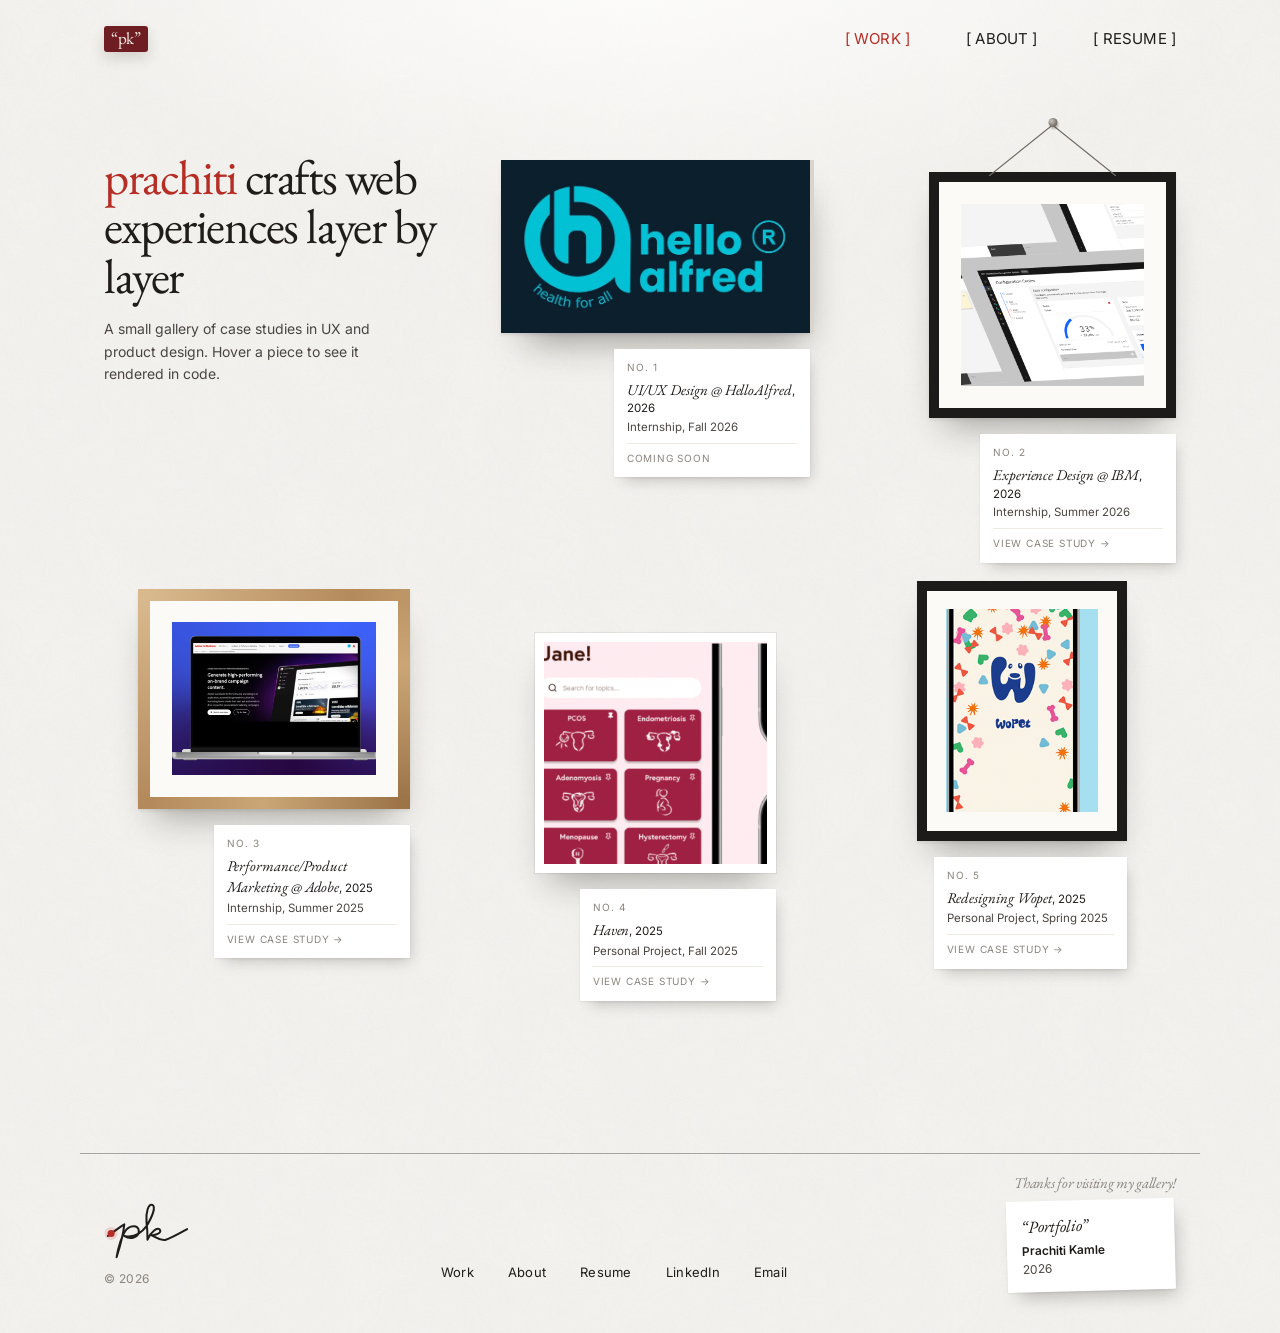
<file: index.html>
<!DOCTYPE html>
<html lang="en">
<head>
<meta charset="UTF-8">
<meta name="viewport" content="width=device-width, initial-scale=1.0">
<title>Prachiti Kamle | Portfolio</title>
<link rel="icon" type="image/png" href="images/favicon.png">
<meta name="description" content="Portfolio of Prachiti Kamle, UI/UX designer studying Informatics at UT Austin. Internship case studies, personal projects, and creative work.">
<meta property="og:type" content="website">
<meta property="og:url" content="https://prachitikamle.com/">
<meta property="og:title" content="Prachiti Kamle | Portfolio">
<meta property="og:description" content="Portfolio of Prachiti Kamle, UI/UX designer studying Informatics at UT Austin. Internship case studies, personal projects, and creative work.">
<meta property="og:image" content="https://prachitikamle.com/images/og-image.png">
<meta property="og:image:width" content="1200">
<meta property="og:image:height" content="630">
<meta property="og:image:alt" content="Prachiti Kamle's logo: a maroon label reading &ldquo;pk&rdquo;">
<meta name="twitter:card" content="summary_large_image">
<meta name="twitter:image" content="https://prachitikamle.com/images/og-image.png">
<link rel="preconnect" href="https://fonts.googleapis.com">
<link rel="preconnect" href="https://fonts.gstatic.com" crossorigin>
<link rel="stylesheet" href="css/style.css">
<link rel="stylesheet" href="css/sketchbook.css">
<link rel="stylesheet" href="css/refined.css">
<link rel="stylesheet" href="css/salon.css">
<link rel="stylesheet" href="css/page-transition.css">
<script src="js/page-transition.js"></script>
</head>
<body class="dotted-bg home">
<a class="skip-link" href="#main">Skip to content</a>

<div class="page-wrap">
<header class="site-header">
  <div class="container">
    <a href="index.html" class="brand" aria-label="Prachiti Kamle, home">
      <span class="brand-pk">&ldquo;pk&rdquo;</span>
    </a>
    <button class="nav-toggle" aria-label="Toggle navigation" aria-expanded="false"><span></span></button>
    <nav class="main-nav" aria-label="Primary">
      <a href="index.html" class="active">WORK</a>
      <a href="about.html">ABOUT</a>
      <a href="resume.pdf" target="_blank" rel="noopener">RESUME</a>
    </nav>
  </div>
</header>

<main id="main" class="salon-main">
  <!-- The gallery wall: the case studies hang salon-style, each with a wall tag.
       Hovering a piece turns it into ASCII (js/salon.js); leaving turns it back. -->
  <section class="container salon" aria-label="Selected work">
    <div class="salon-intro">
      <h1 class="salon-title"><span class="hs-name">prachiti</span> crafts web experiences layer by layer</h1>
      <p class="salon-sub">A small gallery of case studies in UX and product design. Hover a piece to see it rendered in code.</p>
    </div>
    <div class="piece p1 f-canvas coming-soon" aria-disabled="true">
      <div class="canvas"><div class="art" style="--ar:16/9; --pos:50% 50%;"><img src="images/projects/helloalfred.webp" alt="HelloAlfred logo: health for all" width="1400" height="367"><canvas class="ascii" aria-hidden="true"></canvas></div></div>
      <div class="wall-tag">
        <p class="wt-no">No. 1</p>
        <p class="wt-title"><em>UI/UX Design @ HelloAlfred</em>, 2026</p>
        <p class="wt-meta">Internship, Fall 2026</p>
        <p class="wt-desc">Developing and testing natural-language patient education UX</p>
        <p class="wt-cta">Coming soon</p>
      </div>
    </div>
    <a class="piece p2 f-black hung" href="work/ibm.html">
      <div class="canvas"><div class="art" style="--ar:1/1; --pos:50% 50%;"><img src="images/projects/ibm.png" alt="IBM Information Management System configuration center screens, tilted collage" width="1151" height="302"><canvas class="ascii" aria-hidden="true"></canvas></div></div>
      <div class="wall-tag">
        <p class="wt-no">No. 2</p>
        <p class="wt-title"><em>Experience Design @ IBM</em>, 2026</p>
        <p class="wt-meta">Internship, Summer 2026</p>
        <p class="wt-desc">Creating web UI for Information Management System tools</p>
        <p class="wt-cta">View case study &rarr;</p>
      </div>
    </a>
    <a class="piece p3 f-oak" href="work/adobe.html">
      <div class="canvas"><div class="art" style="--ar:4/3; --pos:50% 50%;"><img src="images/projects/adobe.png" alt="Adobe GenStudio for Performance Marketing landing page on a laptop" width="1151" height="302"><canvas class="ascii" aria-hidden="true"></canvas></div></div>
      <div class="wall-tag">
        <p class="wt-no">No. 3</p>
        <p class="wt-title"><em>Performance/Product Marketing @ Adobe</em>, 2025</p>
        <p class="wt-meta">Internship, Summer 2025</p>
        <p class="wt-desc">Boosting paid social campaign content production with AI tools</p>
        <p class="wt-cta">View case study &rarr;</p>
      </div>
    </a>
    <a class="piece p4 f-white" href="work/haven.html">
      <div class="canvas"><div class="art" style="--ar:1/1; --pos:30% 50%;"><img src="images/projects/haven.png" alt="Haven app screens: home feed with health topics, and message center" width="1156" height="304"><canvas class="ascii" aria-hidden="true"></canvas></div></div>
      <div class="wall-tag">
        <p class="wt-no">No. 4</p>
        <p class="wt-title"><em>Haven</em>, 2025</p>
        <p class="wt-meta">Personal Project, Fall 2025</p>
        <p class="wt-desc">Creating a safe space for women's health support</p>
        <p class="wt-cta">View case study &rarr;</p>
      </div>
    </a>
    <a class="piece p5 f-black" href="work/wopet.html">
      <div class="canvas"><div class="art" style="--ar:3/4; --pos:50% 50%;"><img src="images/projects/wopet.png" alt="WoPet app splash screen with logo and playful pet-toy confetti" width="1151" height="302"><canvas class="ascii" aria-hidden="true"></canvas></div></div>
      <div class="wall-tag">
        <p class="wt-no">No. 5</p>
        <p class="wt-title"><em>Redesigning Wopet</em>, 2025</p>
        <p class="wt-meta">Personal Project, Spring 2025</p>
        <p class="wt-desc">Reimagining the remote pet-care experience</p>
        <p class="wt-cta">View case study &rarr;</p>
      </div>
    </a>
  </section>
</main>

<footer class="site-footer gallery-footer">
  <div class="container">
    <p class="footer-line">Thanks for visiting my gallery!</p>
    <div class="gf-row">
      <div class="gf-sign">
        <svg class="signature" viewBox="0 0 120 64" role="img" aria-label="Signed: pk">
          <path class="sig-path" pathLength="1" d="M4 36 C10 32 16 27 21 24 C20 34 17 46 13 58 C15 47 18 37 22 31 C26 25 36 24 36 31 C36 38 27 40 21 36 C30 38 38 34 44 26 C50 16 54 6 50 4 C46 2 43 12 44 22 C45 30 45 35 45 40 C48 32 56 26 58 30 C60 34 50 36 48 35 C54 37 58 42 64 40 C70 38 77 34 86 29"/>
        </svg>
        <span class="sig-pen" aria-hidden="true"></span>
        <p class="footer-copy">&copy; 2026</p>
      </div>
      <nav class="footer-nav" aria-label="Footer">
        <a href="index.html">Work</a>
        <a href="about.html">About</a>
        <a href="resume.pdf" target="_blank" rel="noopener">Resume</a>
        <a href="https://www.linkedin.com/in/prachiti-kamle/" target="_blank" rel="noopener">LinkedIn</a>
        <a href="mailto:kprachiti@gmail.com">Email</a>
      </nav>
      <div class="footer-tag" aria-label="Portfolio, Prachiti Kamle, 2026">
        <p class="ft-title">&ldquo;Portfolio&rdquo;</p>
        <p class="ft-artist">Prachiti Kamle</p>
        <p class="ft-year">2026</p>
      </div>
    </div>
  </div>
</footer>
</div>

<script src="js/main.js"></script>
<script src="js/salon.js"></script>
<script src="js/sketches.js"></script>
</body>
</html>
</file>
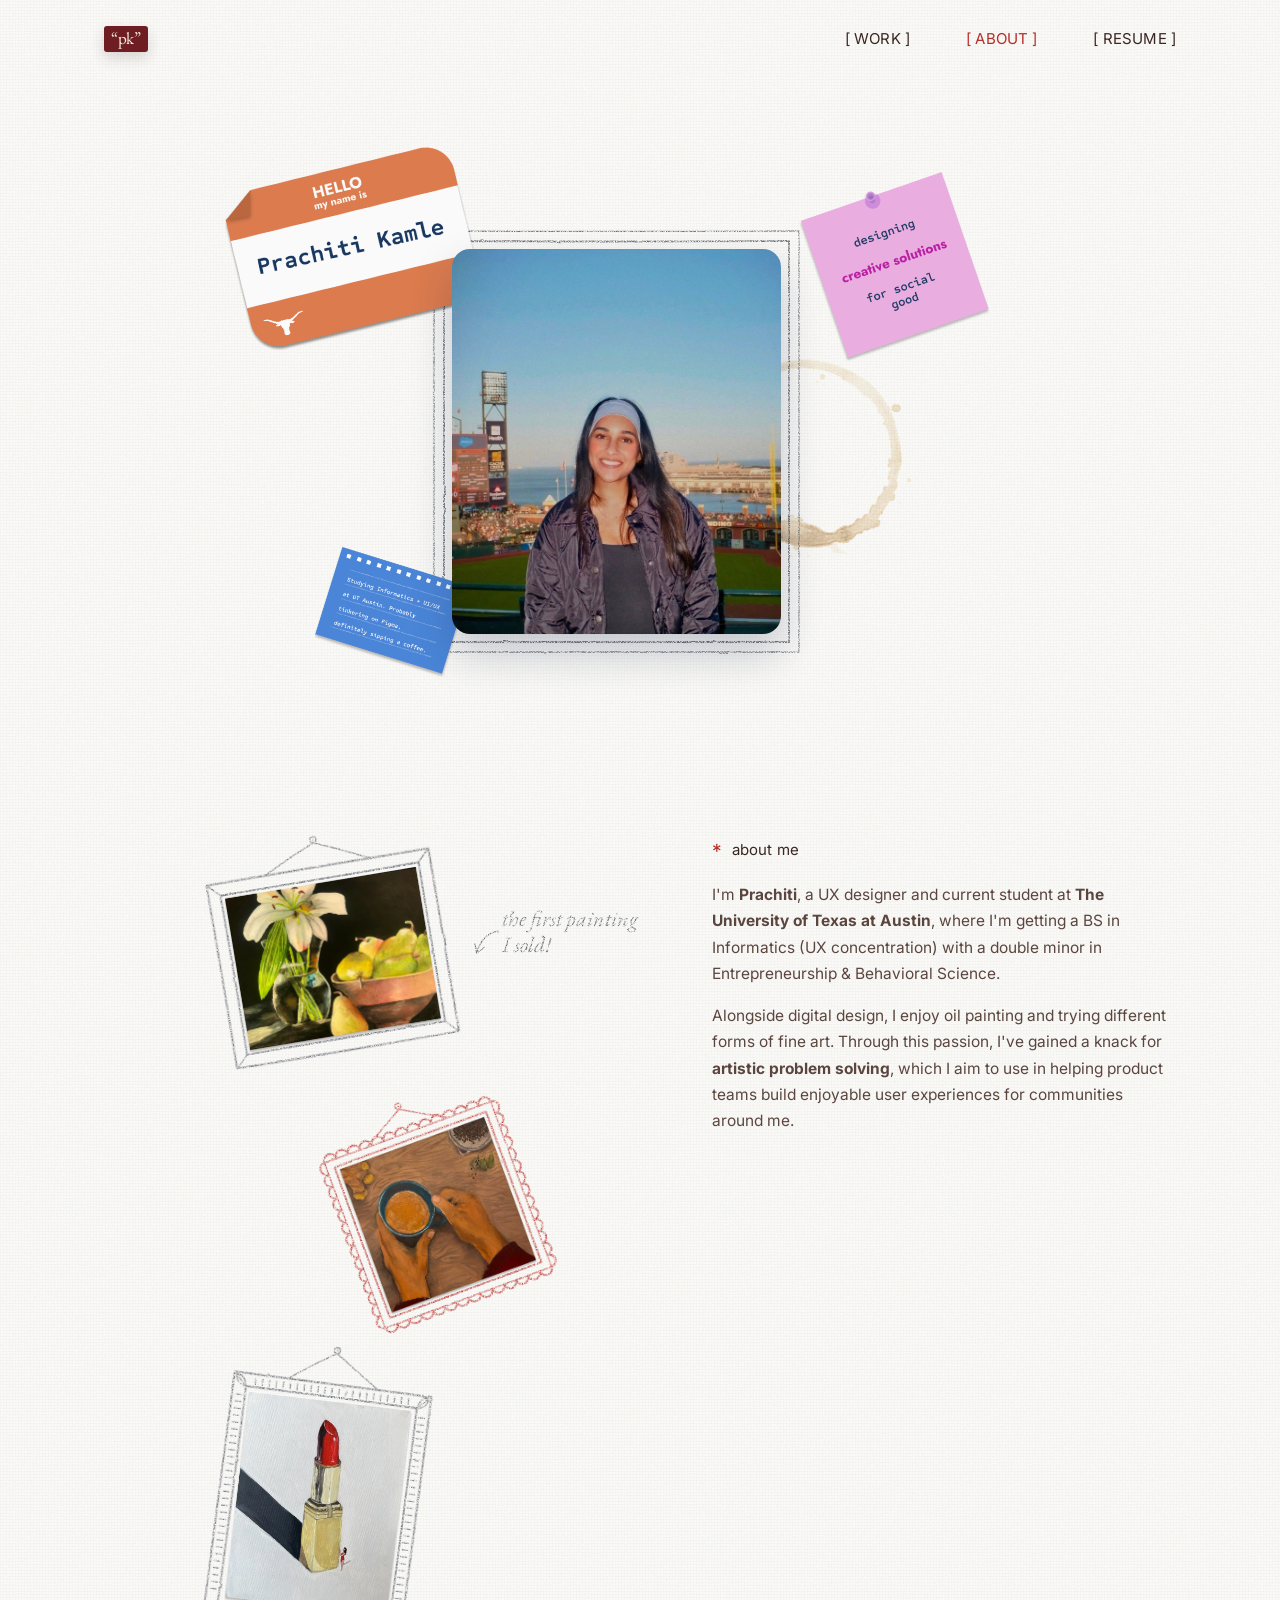
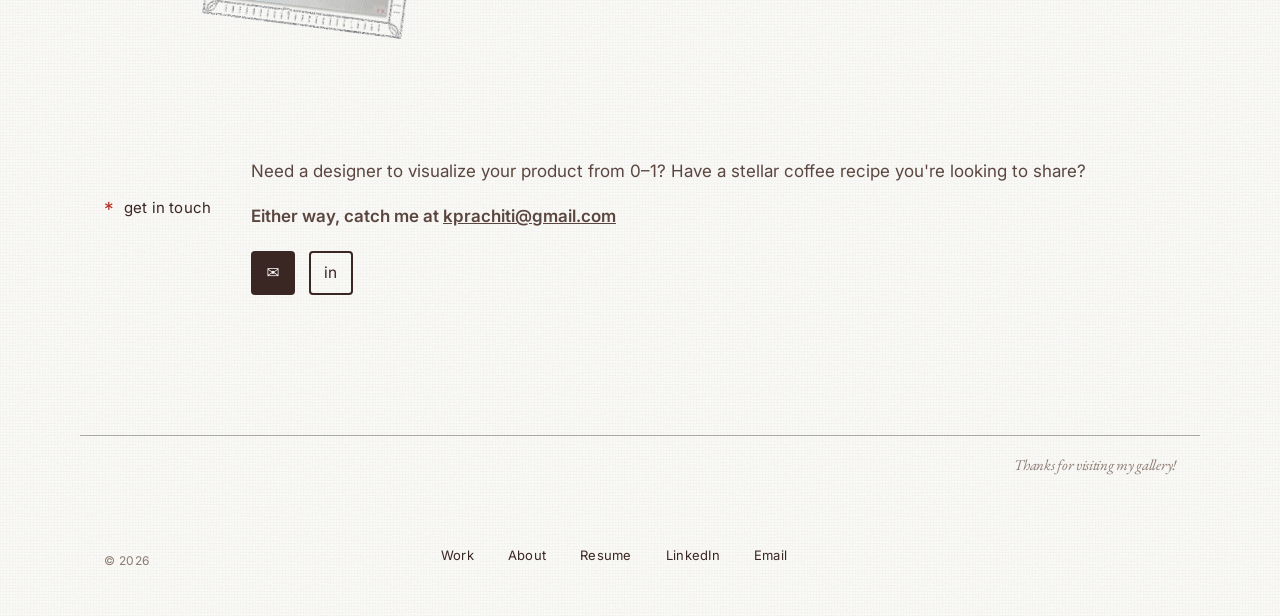
<file: about.html>
<!DOCTYPE html>
<html lang="en">
<head>
<meta charset="UTF-8">
<meta name="viewport" content="width=device-width, initial-scale=1.0">
<title>Prachiti Kamle | About</title>
<link rel="icon" type="image/png" href="images/favicon.png">
<meta name="description" content="About Prachiti Kamle, a UX designer and student at The University of Texas at Austin.">
<meta property="og:type" content="website">
<meta property="og:url" content="https://prachitikamle.com/about.html">
<meta property="og:title" content="Prachiti Kamle | About">
<meta property="og:description" content="About Prachiti Kamle, a UX designer and student at The University of Texas at Austin.">
<meta property="og:image" content="https://prachitikamle.com/images/og-image.png">
<meta property="og:image:width" content="1200">
<meta property="og:image:height" content="630">
<meta property="og:image:alt" content="Prachiti Kamle's logo: a maroon label reading &ldquo;pk&rdquo;">
<meta name="twitter:card" content="summary_large_image">
<meta name="twitter:image" content="https://prachitikamle.com/images/og-image.png">
<link rel="preconnect" href="https://fonts.googleapis.com">
<link rel="preconnect" href="https://fonts.gstatic.com" crossorigin>
<link rel="stylesheet" href="css/style.css">
<link rel="stylesheet" href="css/sketchbook.css">
<link rel="stylesheet" href="css/refined.css">
<link rel="stylesheet" href="css/page-transition.css">
<script src="js/page-transition.js"></script>
</head>
<body class="dotted-bg">
<a class="skip-link" href="#main">Skip to content</a>

<header class="site-header">
  <div class="container">
    <a href="index.html" class="brand" aria-label="Prachiti Kamle, home">
      <span class="brand-pk">&ldquo;pk&rdquo;</span>
    </a>
    <button class="nav-toggle" aria-label="Toggle navigation" aria-expanded="false"><span></span></button>
    <nav class="main-nav" aria-label="Primary">
      <a href="index.html">WORK</a>
      <a href="about.html" class="active">ABOUT</a>
      <a href="resume.pdf" target="_blank" rel="noopener">RESUME</a>
    </nav>
  </div>
</header>

<main id="main">
  <section class="hero container">
    <div class="sticky-board has-photo">
      <div class="note note-name">
        <img class="nametag-img" src="images/hero/nametag.png" alt="Nametag reading Hello, my name is Prachiti Kamle, with a UT Austin longhorn logo">
      </div>
      <div class="note note-empathy">
        <img src="images/hero/empathy-note.png" alt="Pink sticky note: designing creative solutions for social good">
      </div>
      <div class="note-photo"><img src="images/headshot-portrait.jpg" alt="Prachiti Kamle smiling at a San Francisco ballpark, with the bay behind her"></div>
      <div class="note note-blurb">
        <img src="images/hero/blue-notecard.png" alt="Blue index card: Studying Informatics + UI/UX at UT Austin. Probably tinkering on Figma, definitely sipping a coffee.">
      </div>
      <img class="note-shadow-stain" src="images/hero/coffee-stain.png" alt="" aria-hidden="true">
    </div>
  </section>

  <div class="container about-layout" style="padding-top:20px;">
    <div class="about-collage reveal" aria-hidden="false">
      <figure class="art" data-frame="bevel"><img src="images/paintings/still-life.webp" alt="Still life oil painting of a white lily and a bowl of pears" loading="lazy"></figure>
      <figure class="art" data-frame="scallop"><img src="images/paintings/hands-tea.webp" alt="Oil painting of hands holding a mug of chai, viewed from above" loading="lazy"></figure>
      <figure class="art" data-frame="ornate"><img src="images/paintings/lipstick.webp" alt="Oil painting of a red lipstick tube with a tiny figure beside it" loading="lazy"></figure>
    </div>

    <div class="reveal">
      <div class="featured-tag" style="margin-bottom:20px;">about me</div>
      <p>I'm <strong>Prachiti</strong>, a UX designer and current student at <strong>The University of Texas at Austin</strong>, where I'm getting a BS in Informatics (UX concentration) with a double minor in Entrepreneurship &amp; Behavioral Science.</p>
      <p>Alongside digital design, I enjoy oil painting and trying different forms of fine art. Through this passion, I've gained a knack for <strong>artistic problem solving</strong>, which I aim to use in helping product teams build enjoyable user experiences for communities around me.</p>
    </div>
  </div>

  <div class="container contact-blurb reveal">
    <div class="featured-tag">get in touch</div>
    <div>
      <p>Need a designer to visualize your product from 0–1? Have a stellar coffee recipe you're looking to share?</p>
      <p class="email-line">Either way, catch me at <a href="mailto:kprachiti@gmail.com" style="text-decoration:underline;">kprachiti@gmail.com</a></p>
      <div class="icon-links">
        <a class="fill" href="mailto:kprachiti@gmail.com" aria-label="Email Prachiti">✉️</a>
        <a class="outline" href="https://www.linkedin.com/in/prachiti-kamle/" target="_blank" rel="noopener" aria-label="Prachiti's LinkedIn">in</a>
      </div>
    </div>
  </div>
</main>

<footer class="site-footer gallery-footer">
  <div class="container">
    <p class="footer-line">Thanks for visiting my gallery!</p>
    <div class="gf-row">
      <div class="gf-sign">
        <svg class="signature" viewBox="0 0 120 64" role="img" aria-label="Signed: pk">
          <path class="sig-path" pathLength="1" d="M4 36 C10 32 16 27 21 24 C20 34 17 46 13 58 C15 47 18 37 22 31 C26 25 36 24 36 31 C36 38 27 40 21 36 C30 38 38 34 44 26 C50 16 54 6 50 4 C46 2 43 12 44 22 C45 30 45 35 45 40 C48 32 56 26 58 30 C60 34 50 36 48 35 C54 37 58 42 64 40 C70 38 77 34 86 29"/>
        </svg>
        <span class="sig-pen" aria-hidden="true"></span>
        <p class="footer-copy">&copy; 2026</p>
      </div>
      <nav class="footer-nav" aria-label="Footer">
        <a href="index.html">Work</a>
        <a href="about.html">About</a>
        <a href="resume.pdf" target="_blank" rel="noopener">Resume</a>
        <a href="https://www.linkedin.com/in/prachiti-kamle/" target="_blank" rel="noopener">LinkedIn</a>
        <a href="mailto:kprachiti@gmail.com">Email</a>
      </nav>
      <div class="footer-tag" aria-label="Portfolio, Prachiti Kamle, 2026">
        <p class="ft-title">&ldquo;Portfolio&rdquo;</p>
        <p class="ft-artist">Prachiti Kamle</p>
        <p class="ft-year">2026</p>
      </div>
    </div>
  </div>
</footer>

<script src="js/main.js"></script>
<script src="js/sketches.js"></script>
</body>
</html>
</file>
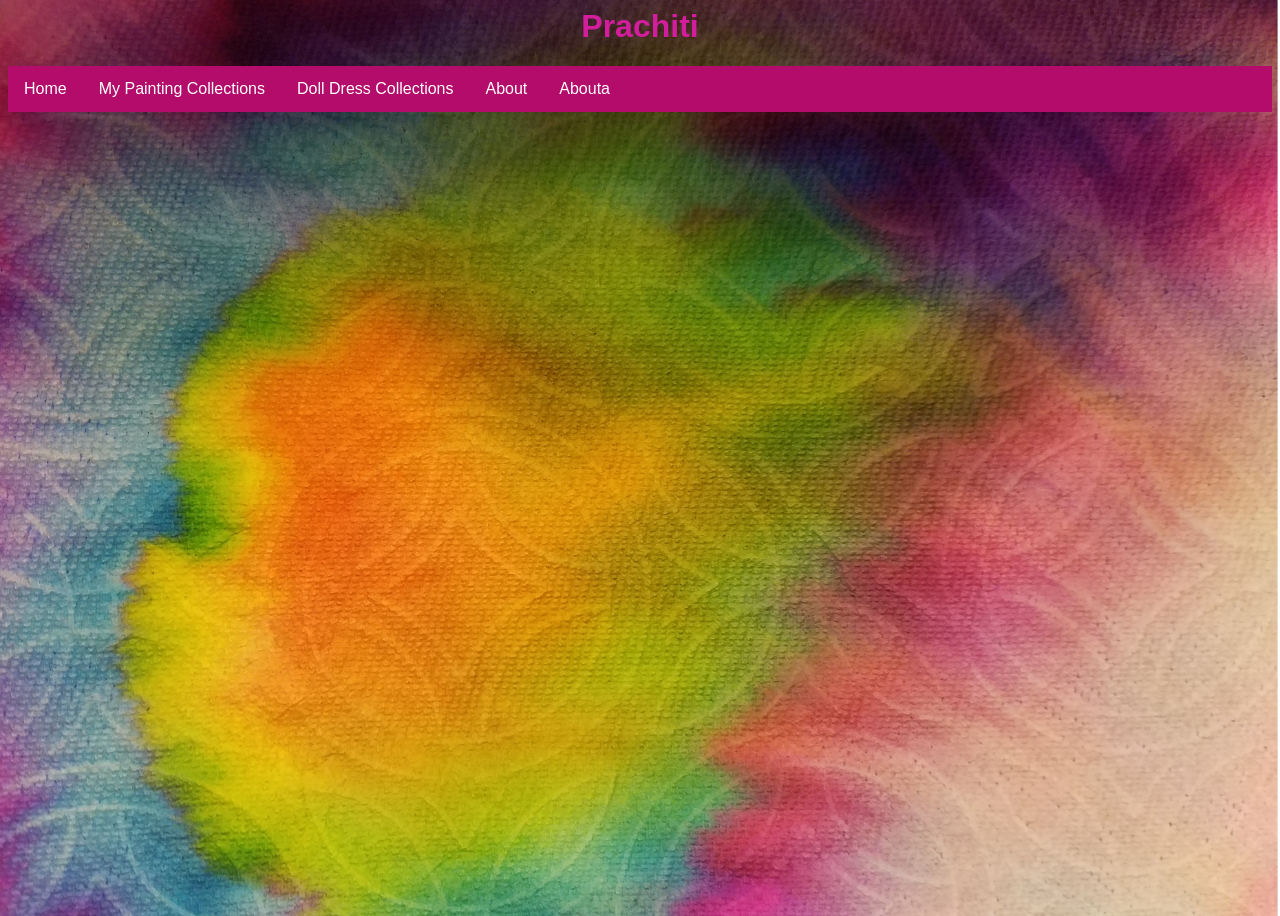
<file: archive/home.html>
<html>
<body>
          
<h1>Prachiti</h1>

<ul>
    <li><a href="#home">Home</a></li>
    <li><a href="#paintings">My Painting Collections</a></li>
    <li><a href="#dolldresses">Doll Dress Collections</a></li>
    <li><a href="#about">About</a></li>
    <li><a href="#about">Abouta</a></li>
  </ul>
  
<style>
body {
    background-image: url("images/background.jpg");
    background-repeat: no-repeat;
    background-size: cover;
    /* Full height */
     height: 100%; 
}

h1 {color:hsl(318, 75%, 47%); text-align: center;font-family:'Segoe UI', Tahoma, Geneva, Verdana, sans-serif}

ul {
    list-style-type: none;
    margin: 0;
    padding: 0;
    overflow: hidden;
    background-color: rgb(179, 12, 106);
    font-family:'Franklin Gothic Medium', 'Arial Narrow', Arial, sans-serif; 
    
}

li {
    float: left; 
}

li a {
    display: block;
    color: white;
    text-align: center;
    padding: 14px 16px;
    text-decoration: none;
}

/* Change the link color to #111 (black) on hover */
li a:hover {
    background-color: #111;
}

</style>



</body> 

</html>
</file>
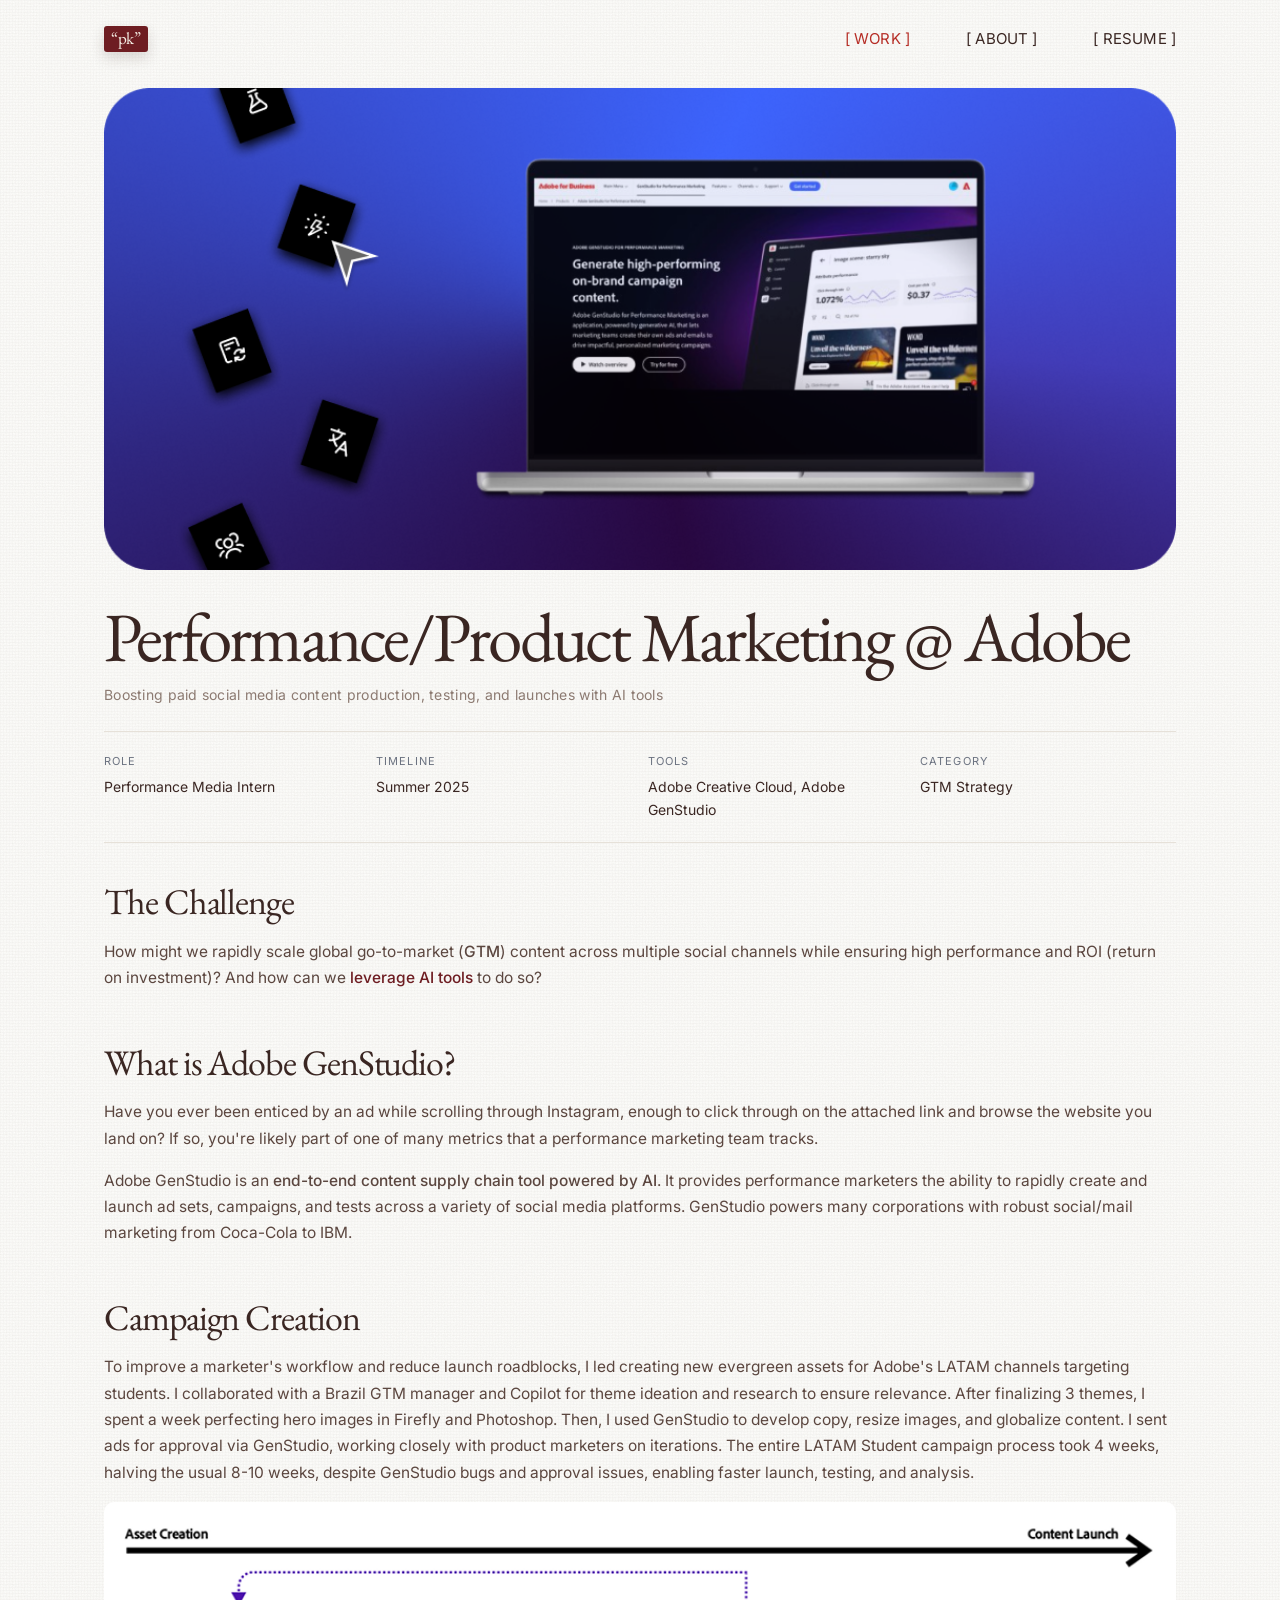
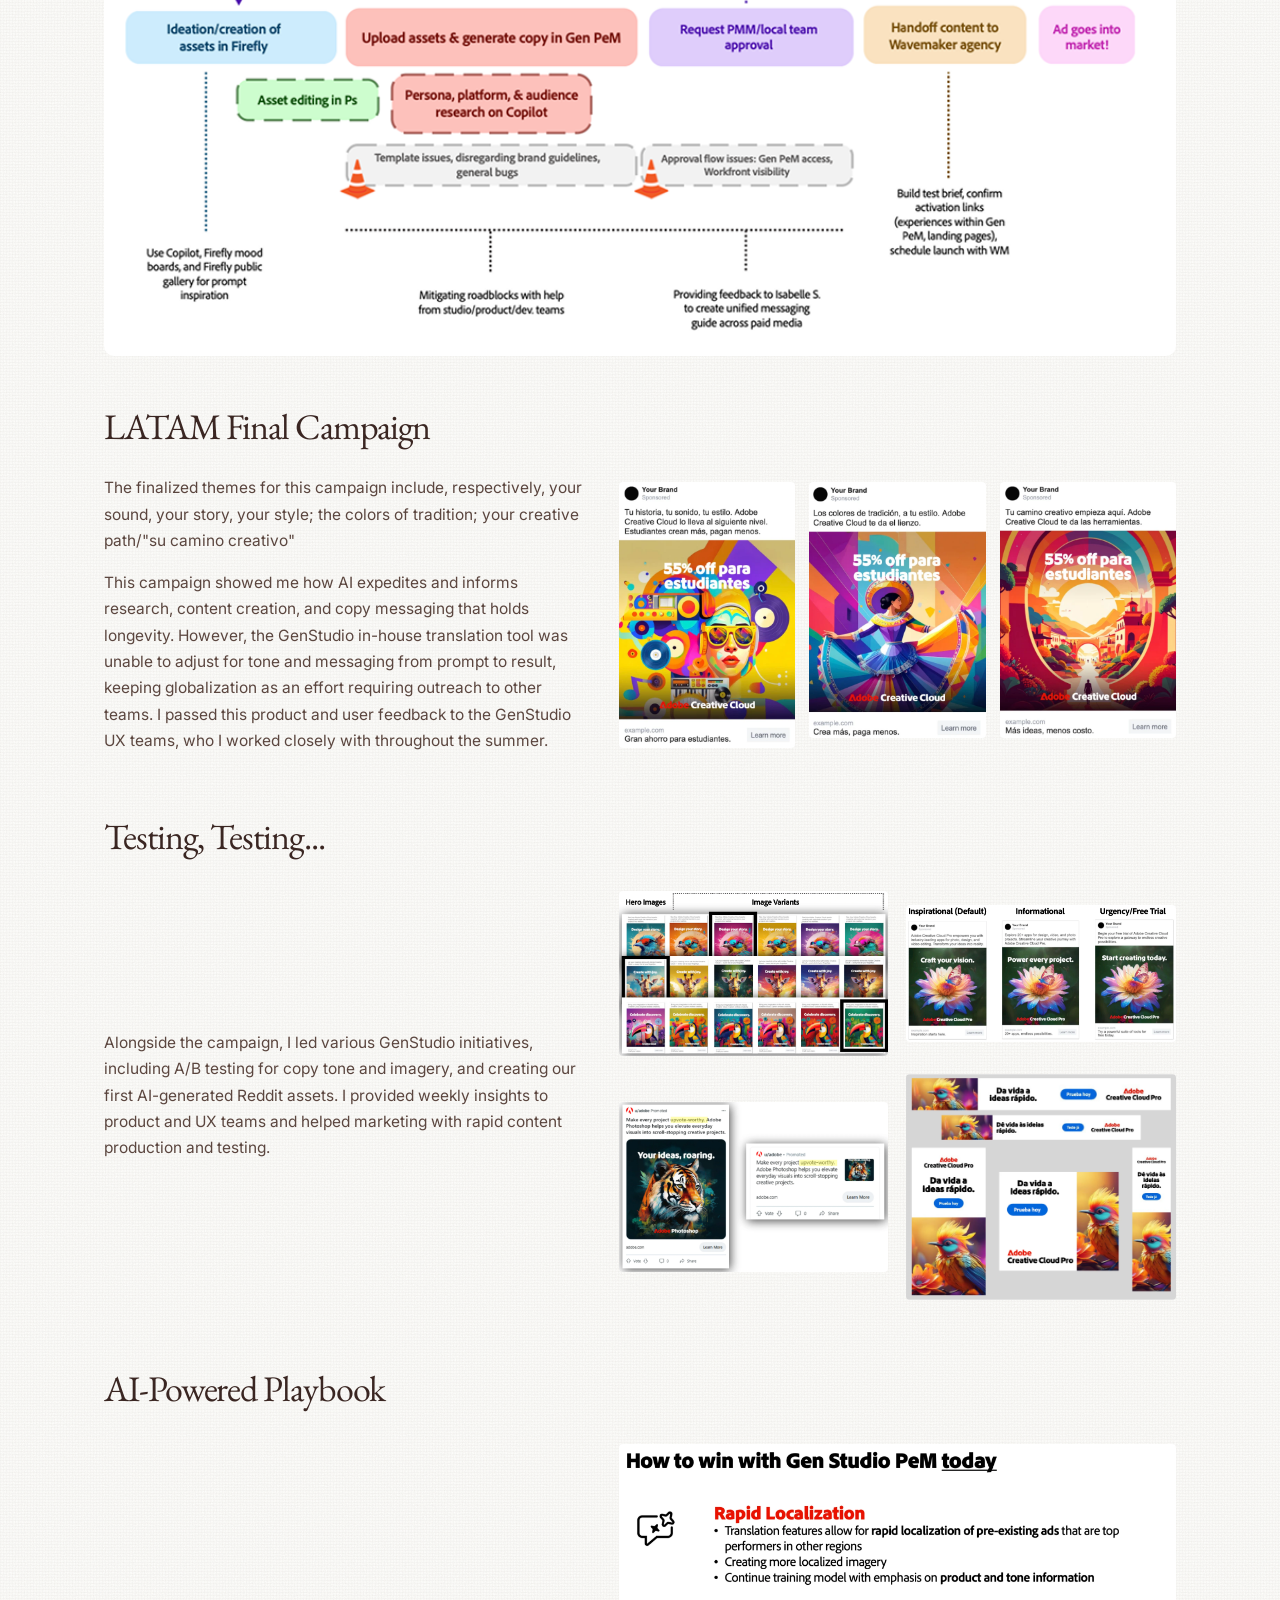
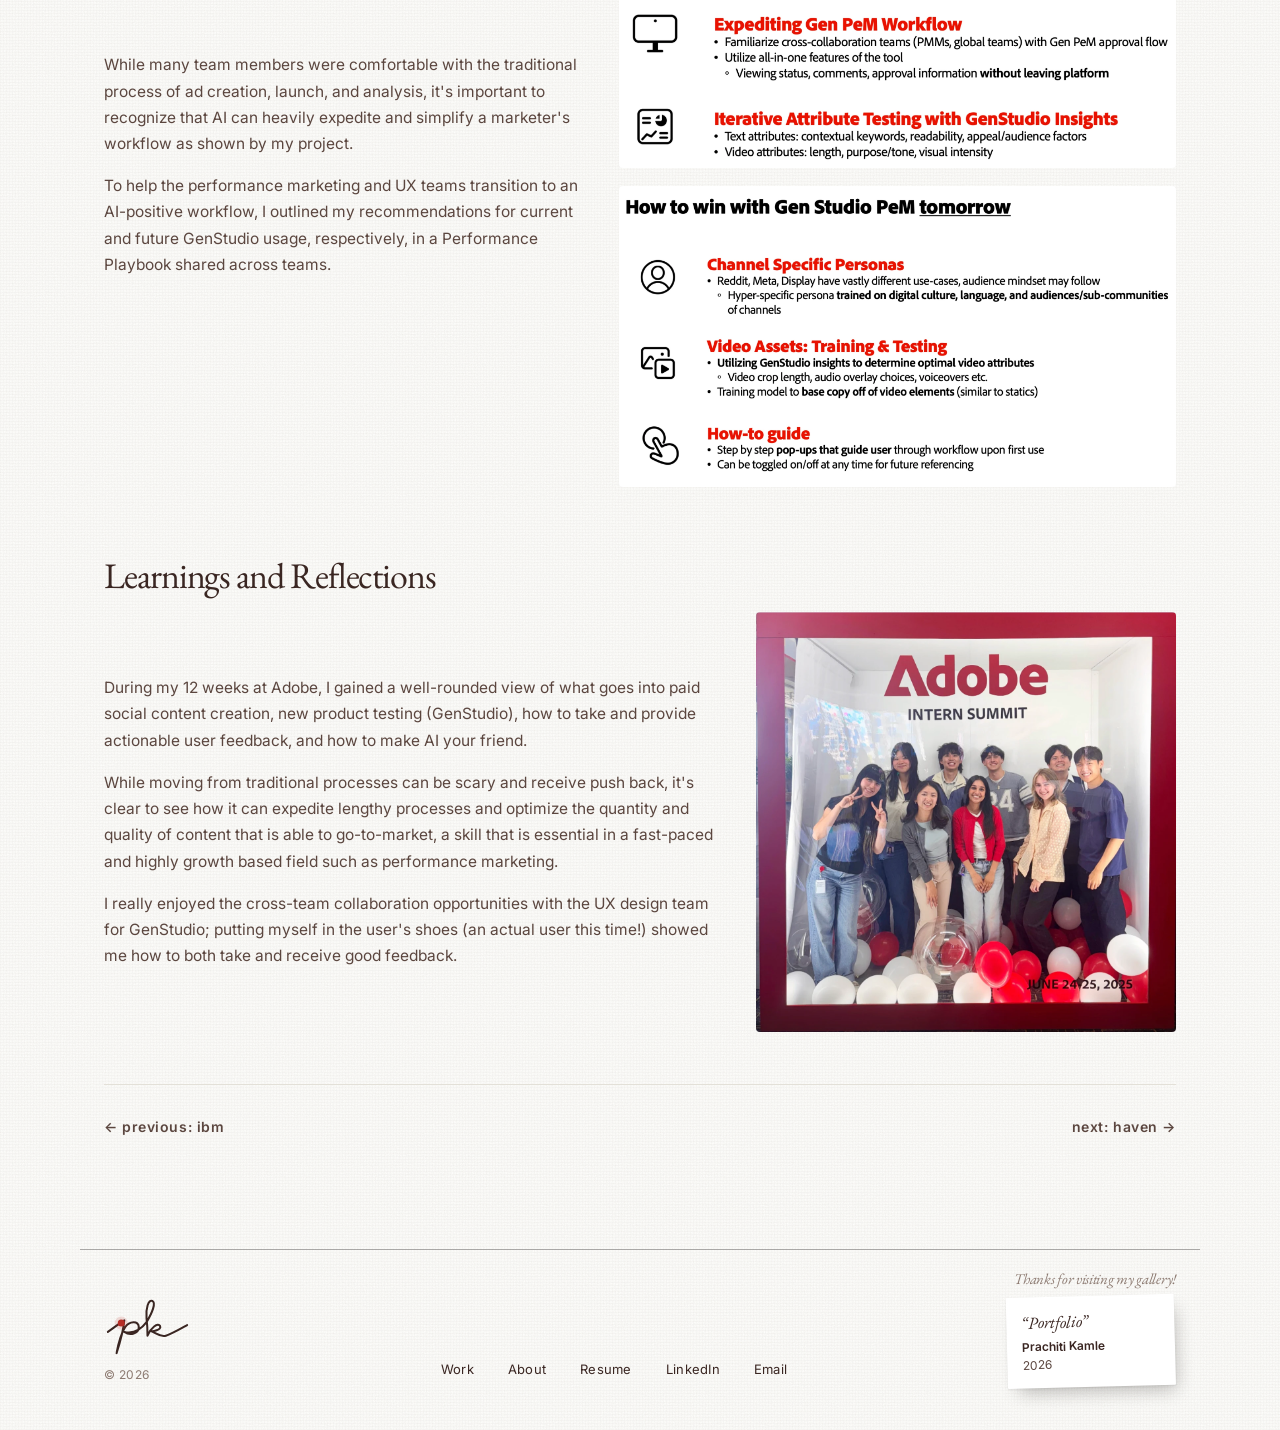
<file: work/adobe.html>
<!DOCTYPE html>
<html lang="en">
<head>
<meta charset="UTF-8">
<meta name="viewport" content="width=device-width, initial-scale=1.0">
<title>Prachiti Kamle | Performance/Product Marketing @ Adobe</title>
<link rel="icon" type="image/png" href="../images/favicon.png">
<meta name="description" content="Case study: scaling Adobe GenStudio's AI-powered go-to-market campaign production for the LATAM student market.">
<meta property="og:type" content="website">
<meta property="og:url" content="https://prachitikamle.com/work/adobe.html">
<meta property="og:title" content="Prachiti Kamle | Performance/Product Marketing @ Adobe">
<meta property="og:description" content="Case study: scaling Adobe GenStudio's AI-powered go-to-market campaign production for the LATAM student market.">
<meta property="og:image" content="https://prachitikamle.com/images/og-image.png">
<meta property="og:image:width" content="1200">
<meta property="og:image:height" content="630">
<meta property="og:image:alt" content="Prachiti Kamle's logo: a maroon label reading &ldquo;pk&rdquo;">
<meta name="twitter:card" content="summary_large_image">
<meta name="twitter:image" content="https://prachitikamle.com/images/og-image.png">
<link rel="preconnect" href="https://fonts.googleapis.com">
<link rel="preconnect" href="https://fonts.gstatic.com" crossorigin>
<link rel="stylesheet" href="../css/style.css">
<link rel="stylesheet" href="../css/sketchbook.css">
<link rel="stylesheet" href="../css/refined.css">
</head>
<body class="dotted-bg">
<a class="skip-link" href="#main">Skip to content</a>

<header class="site-header">
  <div class="container">
    <a href="../index.html" class="brand" aria-label="Prachiti Kamle, home">
      <span class="brand-pk">&ldquo;pk&rdquo;</span>
    </a>
    <button class="nav-toggle" aria-label="Toggle navigation" aria-expanded="false"><span></span></button>
    <nav class="main-nav" aria-label="Primary">
      <a href="../index.html" class="active">WORK</a>
      <a href="../about.html">ABOUT</a>
      <a href="../resume.pdf" target="_blank" rel="noopener">RESUME</a>
    </nav>
  </div>
</header>

<main id="main">
  <div class="container">

    <div class="case-hero">
      <img src="../images/projects/adobe/case-hero.png" alt="Adobe GenStudio for Performance Marketing landing page open on a laptop" loading="lazy" width="1020" height="459">
    </div>

    <div class="case-title">
      <h1>Performance/Product Marketing @ Adobe</h1>
      <p class="sub">Boosting paid social media content production, testing, and launches with AI tools</p>
    </div>

    <div class="meta-grid">
      <div><div class="label">Role</div><div class="value">Performance Media Intern</div></div>
      <div><div class="label">Timeline</div><div class="value">Summer 2025</div></div>
      <div><div class="label">Tools</div><div class="value">Adobe Creative Cloud, Adobe GenStudio</div></div>
      <div><div class="label">Category</div><div class="value">GTM Strategy</div></div>
    </div>

    <section class="case-section">
      <h2>The Challenge</h2>
      <p>How might we rapidly scale global go-to-market (<span class="highlight">GTM</span>) content across multiple social channels while ensuring high performance and ROI (return on investment)? And how can we <span class="highlight highlight-blue">leverage AI tools</span> to do so?</p>
    </section>

    <section class="case-section">
      <h2>What is Adobe GenStudio?</h2>
      <p>Have you ever been enticed by an ad while scrolling through Instagram, enough to click through on the attached link and browse the website you land on? If so, you're likely part of one of many metrics that a performance marketing team tracks.</p>
      <p>Adobe GenStudio is an <span class="highlight">end-to-end content supply chain tool powered by AI</span>. It provides performance marketers the ability to rapidly create and launch ad sets, campaigns, and tests across a variety of social media platforms. GenStudio powers many corporations with robust social/mail marketing from Coca-Cola to IBM.</p>
    </section>

    <section class="case-section">
      <h2>Campaign Creation</h2>
      <p>To improve a marketer's workflow and reduce launch roadblocks, I led creating new evergreen assets for Adobe's LATAM channels targeting students. I collaborated with a Brazil GTM manager and Copilot for theme ideation and research to ensure relevance. After finalizing 3 themes, I spent a week perfecting hero images in Firefly and Photoshop. Then, I used GenStudio to develop copy, resize images, and globalize content. I sent ads for approval via GenStudio, working closely with product marketers on iterations. The entire LATAM Student campaign process took 4 weeks, halving the usual 8-10 weeks, despite GenStudio bugs and approval issues, enabling faster launch, testing, and analysis.</p>
      <img src="../images/projects/adobe/workflow-diagram.png" alt="Workflow diagram from asset creation in Firefly through Copilot research, template and approval roadblocks, to handoff and launch" loading="lazy" width="1011" height="429" style="border-radius:10px; width:100%; height:auto;">
    </section>

    <section class="case-section">
      <h2>LATAM Final Campaign</h2>
      <div class="two-col text-left">
        <div>
          <p>The finalized themes for this campaign include, respectively, your sound, your story, your style; the colors of tradition; your creative path/"su camino creativo"</p>
          <p>This campaign showed me how AI expedites and informs research, content creation, and copy messaging that holds longevity. However, the GenStudio in-house translation tool was unable to adjust for tone and messaging from prompt to result, keeping globalization as an effort requiring outreach to other teams. I passed this product and user feedback to the GenStudio UX teams, who I worked closely with throughout the summer.</p>
        </div>
        <div class="img-grid cols-3 latam-ads">
          <img src="../images/projects/adobe/latam-ad-1.webp" alt="LATAM ad: your sound, your style theme with a colorful DJ illustration" loading="lazy" width="508" height="764">
          <img src="../images/projects/adobe/latam-ad-2.webp" alt="LATAM ad: colors of tradition theme with a folklorico dancer illustration" loading="lazy" width="528" height="764">
          <img src="../images/projects/adobe/latam-ad-3.webp" alt="LATAM ad: your creative path theme with a sunset archway illustration" loading="lazy" width="528" height="764">
        </div>
      </div>
    </section>

    <section class="case-section">
      <h2>Testing, Testing...</h2>
      <div class="two-col text-left">
        <div>
          <p>Alongside the campaign, I led various GenStudio initiatives, including A/B testing for copy tone and imagery, and creating our first AI-generated Reddit assets. I provided weekly insights to product and UX teams and helped marketing with rapid content production and testing.</p>
        </div>
        <div class="img-grid shots">
          <img src="../images/projects/adobe/testing-variants-grid.webp" alt="Grid of hero image and headline A/B test variants across bird, giraffe, and toucan creative themes" loading="lazy" width="1718" height="1046">
          <img src="../images/projects/adobe/testing-tone-variants.webp" alt="Three ad tone variants: inspirational, informational, and urgency/free trial" loading="lazy" width="1966" height="1002">
          <img src="../images/projects/adobe/testing-reddit-ad.webp" alt="First AI-generated Reddit ad with an A/B tested headline highlighted" loading="lazy" width="1848" height="1162">
          <img src="../images/projects/adobe/testing-localized-formats.webp" alt="Localized Spanish and Portuguese ad copy across multiple banner formats and sizes" loading="lazy" width="1272" height="1070">
        </div>
      </div>
    </section>

    <section class="case-section">
      <h2>AI-Powered Playbook</h2>
      <div class="two-col text-left">
        <div>
          <p>While many team members were comfortable with the traditional process of ad creation, launch, and analysis, it's important to recognize that AI can heavily expedite and simplify a marketer's workflow as shown by my project.</p>
          <p>To help the performance marketing and UX teams transition to an AI-positive workflow, I outlined my recommendations for current and future GenStudio usage, respectively, in a Performance Playbook shared across teams.</p>
        </div>
        <div class="stacked-images">
          <img src="../images/projects/adobe/playbook-today.webp" alt="How to win with Gen Studio PeM today: rapid localization, expediting Gen PeM workflow, and iterative attribute testing with GenStudio insights" loading="lazy" width="2000" height="1160">
          <img src="../images/projects/adobe/playbook-tomorrow.webp" alt="How to win with Gen Studio PeM tomorrow: channel-specific personas, video asset training and testing, and a how-to guide" loading="lazy" width="2000" height="1080">
        </div>
      </div>
    </section>

    <section class="case-section">
      <h2>Learnings and Reflections</h2>
      <div class="two-col reflect-photo">
        <div>
          <p>During my 12 weeks at Adobe, I gained a well-rounded view of what goes into paid social content creation, new product testing (GenStudio), how to take and provide actionable user feedback, and how to make AI your friend.</p>
          <p>While moving from traditional processes can be scary and receive push back, it's clear to see how it can expedite lengthy processes and optimize the quantity and quality of content that is able to go-to-market, a skill that is essential in a fast-paced and highly growth based field such as performance marketing.</p>
          <p>I really enjoyed the cross-team collaboration opportunities with the UX design team for GenStudio; putting myself in the user's shoes (an actual user this time!) showed me how to both take and receive good feedback.</p>
        </div>
        <img data-caption="Intern crew at headquarters for Adobe's Intern Summit!" src="../images/projects/adobe/intern-summit-photo.webp" alt="Prachiti and fellow Adobe interns posing in the Adobe Intern Summit photo booth, June 24-25 2025" loading="lazy" width="1272" height="1272">
      </div>
    </section>

    <nav class="case-nav" aria-label="Case study navigation">
      <a href="ibm.html">← Previous: IBM</a>
      <a href="haven.html">Next: Haven →</a>
    </nav>
  </div>
</main>

<footer class="site-footer gallery-footer">
  <div class="container">
    <p class="footer-line">Thanks for visiting my gallery!</p>
    <div class="gf-row">
      <div class="gf-sign">
        <svg class="signature" viewBox="0 0 120 64" role="img" aria-label="Signed: pk">
          <path class="sig-path" pathLength="1" d="M4 36 C10 32 16 27 21 24 C20 34 17 46 13 58 C15 47 18 37 22 31 C26 25 36 24 36 31 C36 38 27 40 21 36 C30 38 38 34 44 26 C50 16 54 6 50 4 C46 2 43 12 44 22 C45 30 45 35 45 40 C48 32 56 26 58 30 C60 34 50 36 48 35 C54 37 58 42 64 40 C70 38 77 34 86 29"/>
        </svg>
        <span class="sig-pen" aria-hidden="true"></span>
        <p class="footer-copy">&copy; 2026</p>
      </div>
      <nav class="footer-nav" aria-label="Footer">
        <a href="../index.html">Work</a>
        <a href="../about.html">About</a>
        <a href="../resume.pdf" target="_blank" rel="noopener">Resume</a>
        <a href="https://www.linkedin.com/in/prachiti-kamle/" target="_blank" rel="noopener">LinkedIn</a>
        <a href="mailto:kprachiti@gmail.com">Email</a>
      </nav>
      <div class="footer-tag" aria-label="Portfolio, Prachiti Kamle, 2026">
        <p class="ft-title">&ldquo;Portfolio&rdquo;</p>
        <p class="ft-artist">Prachiti Kamle</p>
        <p class="ft-year">2026</p>
      </div>
    </div>
  </div>
</footer>

<script src="../js/main.js"></script>
<script src="../js/lightbox.js"></script>
</body>
</html>
</file>
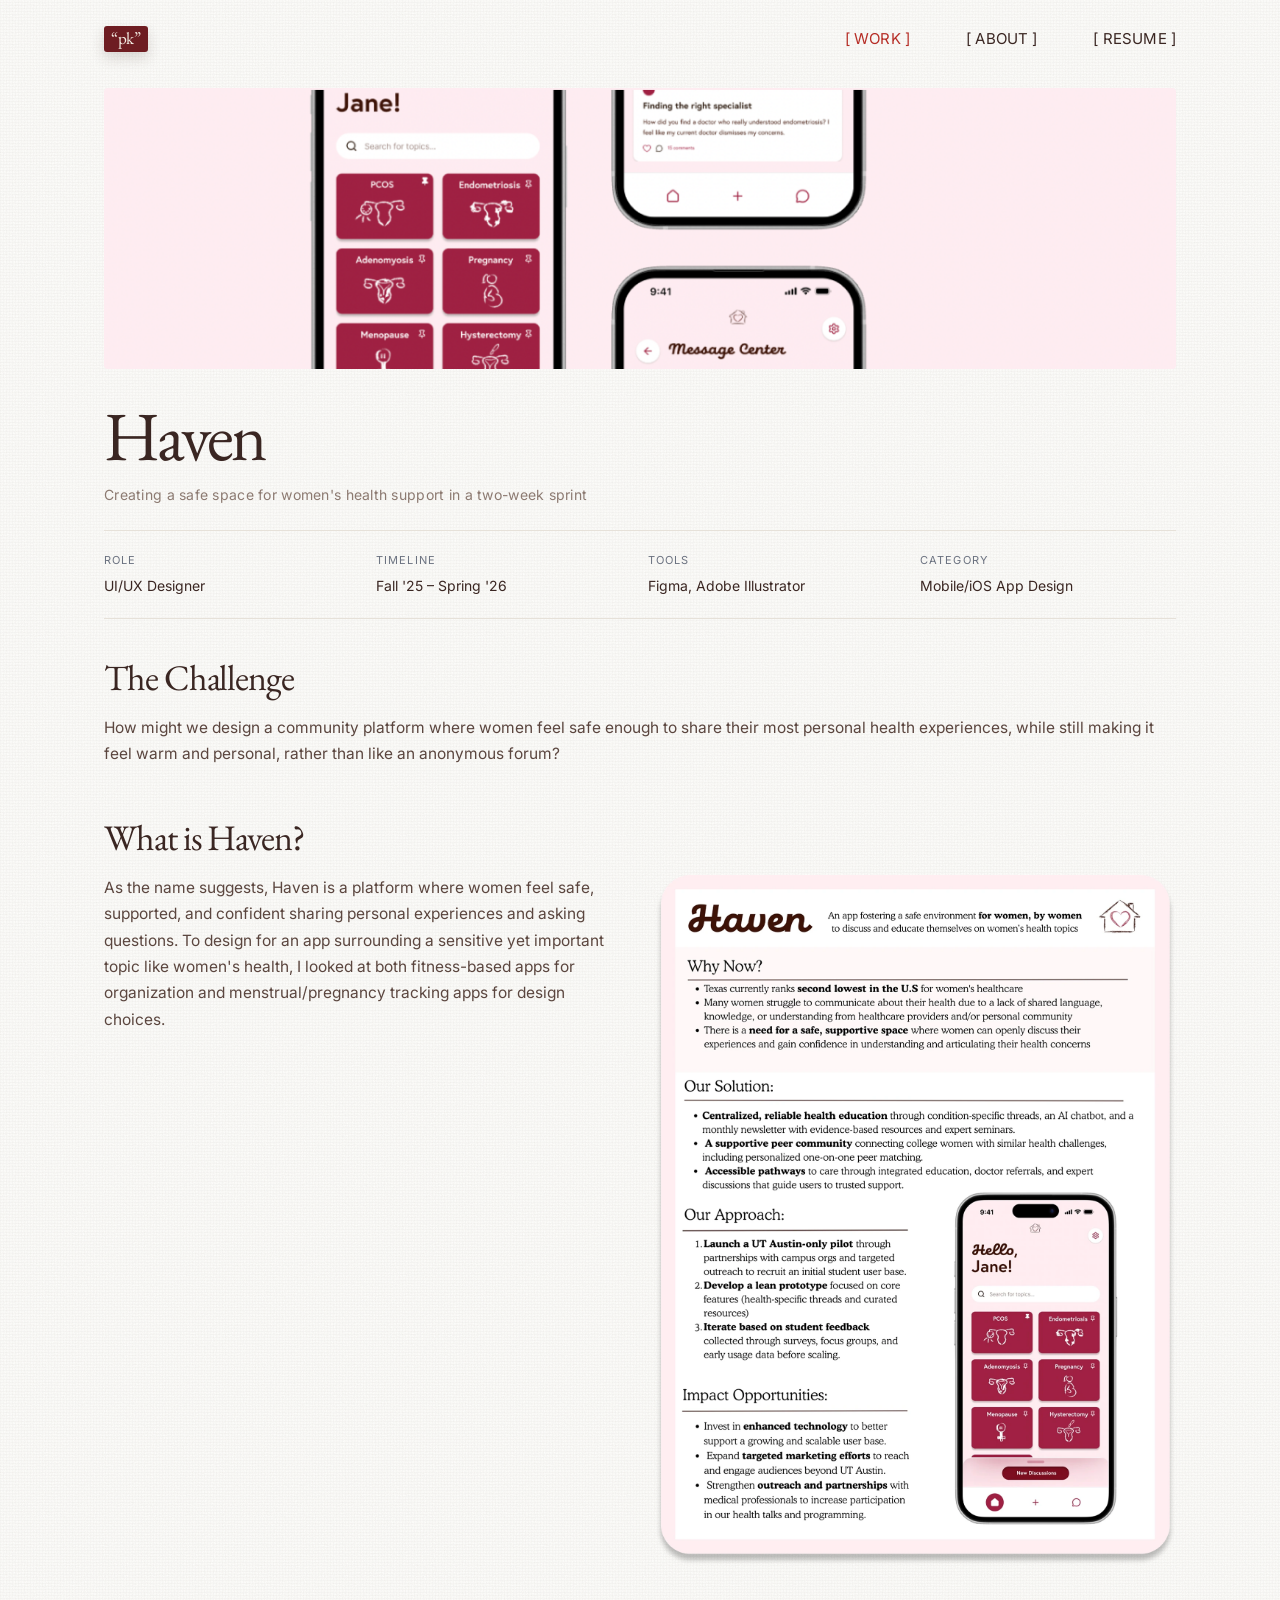
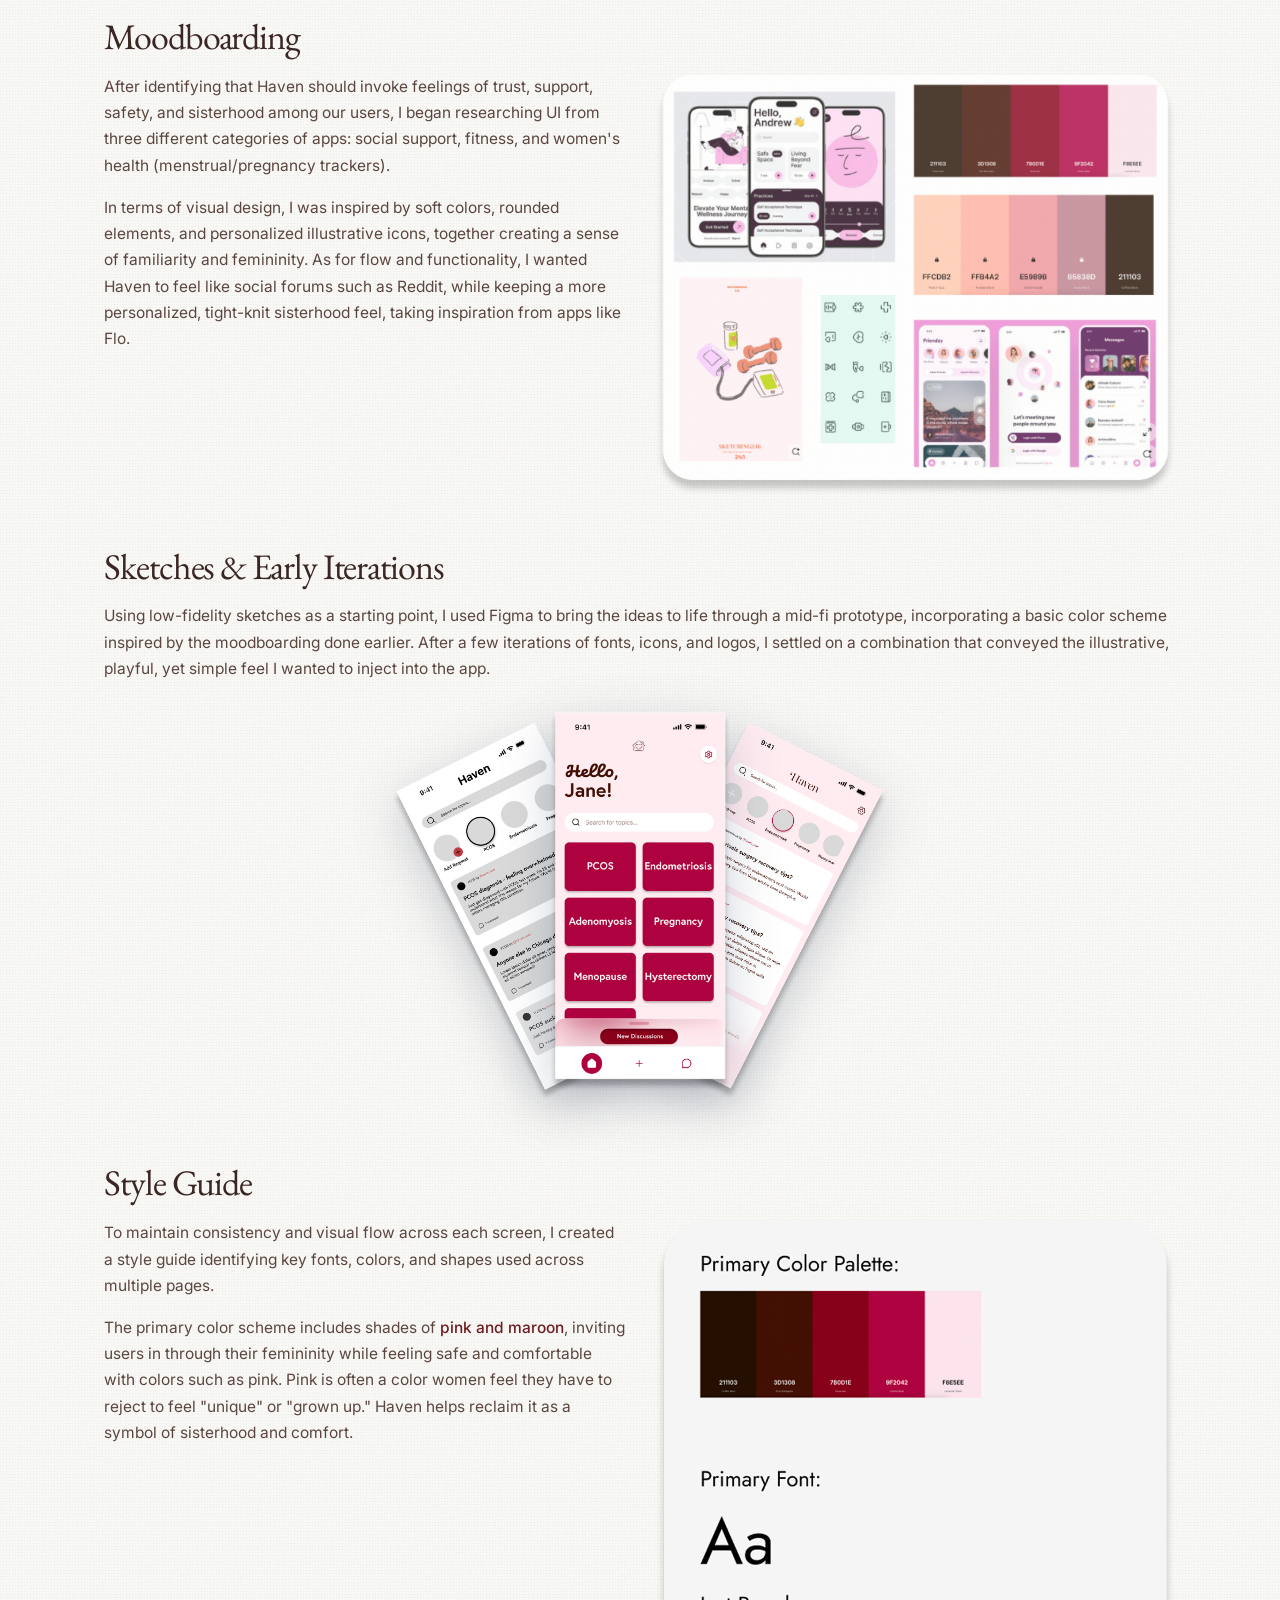
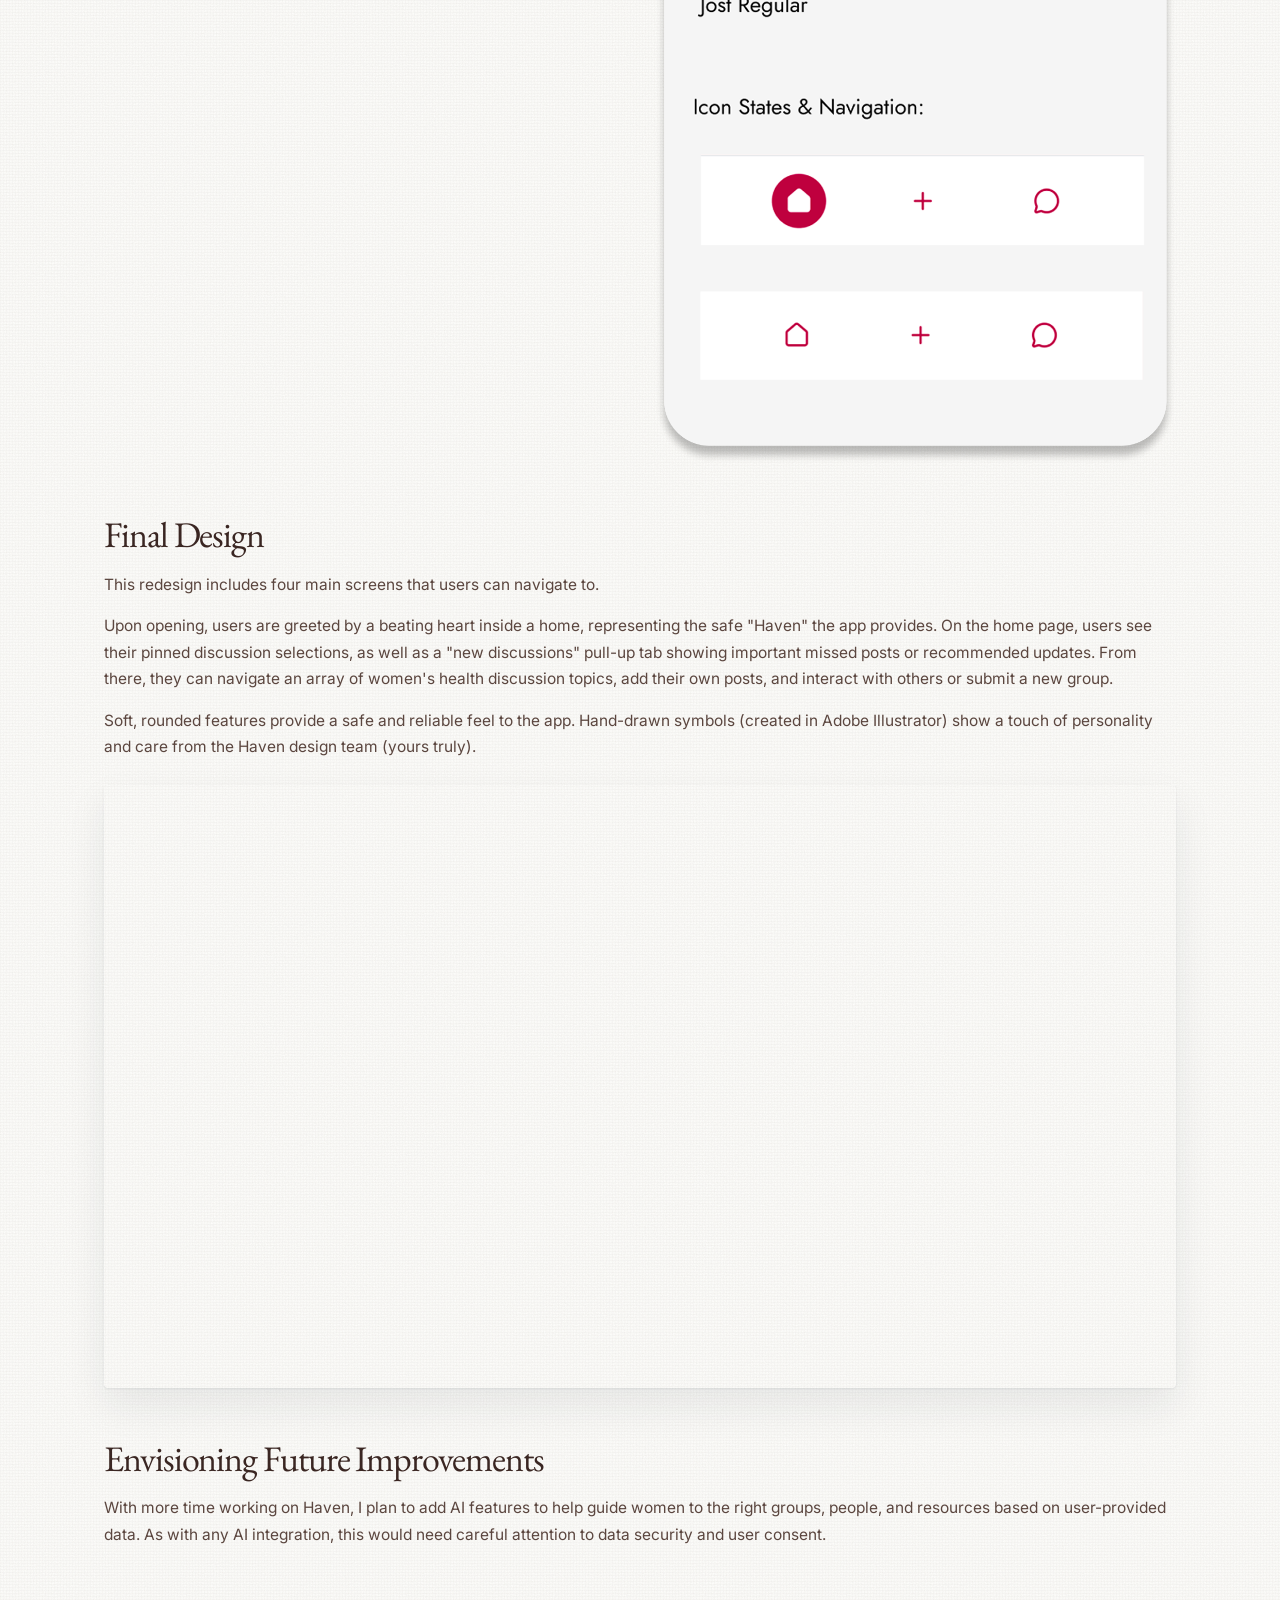
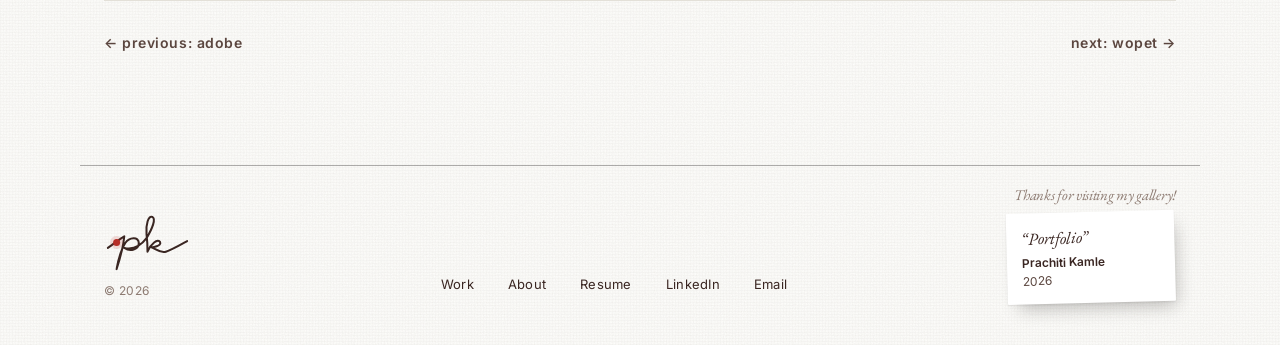
<file: work/haven.html>
<!DOCTYPE html>
<html lang="en">
<head>
<meta charset="UTF-8">
<meta name="viewport" content="width=device-width, initial-scale=1.0">
<title>Prachiti Kamle | Haven</title>
<link rel="icon" type="image/png" href="../images/favicon.png">
<meta name="description" content="Case study: Haven, a mobile app creating a safe, warm space for women's health support and community.">
<meta property="og:type" content="website">
<meta property="og:url" content="https://prachitikamle.com/work/haven.html">
<meta property="og:title" content="Prachiti Kamle | Haven">
<meta property="og:description" content="Case study: Haven, a mobile app creating a safe, warm space for women's health support and community.">
<meta property="og:image" content="https://prachitikamle.com/images/og-image.png">
<meta property="og:image:width" content="1200">
<meta property="og:image:height" content="630">
<meta property="og:image:alt" content="Prachiti Kamle's logo: a maroon label reading &ldquo;pk&rdquo;">
<meta name="twitter:card" content="summary_large_image">
<meta name="twitter:image" content="https://prachitikamle.com/images/og-image.png">
<link rel="preconnect" href="https://fonts.googleapis.com">
<link rel="preconnect" href="https://fonts.gstatic.com" crossorigin>
<link rel="stylesheet" href="../css/style.css">
<link rel="stylesheet" href="../css/sketchbook.css">
<link rel="stylesheet" href="../css/refined.css">
</head>
<body class="dotted-bg">
<a class="skip-link" href="#main">Skip to content</a>

<header class="site-header">
  <div class="container">
    <a href="../index.html" class="brand" aria-label="Prachiti Kamle, home">
      <span class="brand-pk">&ldquo;pk&rdquo;</span>
    </a>
    <button class="nav-toggle" aria-label="Toggle navigation" aria-expanded="false"><span></span></button>
    <nav class="main-nav" aria-label="Primary">
      <a href="../index.html" class="active">WORK</a>
      <a href="../about.html">ABOUT</a>
      <a href="../resume.pdf" target="_blank" rel="noopener">RESUME</a>
    </nav>
  </div>
</header>

<main id="main">
  <div class="container">

    <div class="case-hero">
      <img src="../images/projects/haven.png" alt="Haven app screens: home feed with health topics, and message center" width="1156" height="304">
    </div>

    <div class="case-title">
      <h1>Haven</h1>
      <p class="sub">Creating a safe space for women's health support in a two-week sprint</p>
    </div>

    <div class="meta-grid">
      <div><div class="label">Role</div><div class="value">UI/UX Designer</div></div>
      <div><div class="label">Timeline</div><div class="value">Fall '25 – Spring '26</div></div>
      <div><div class="label">Tools</div><div class="value">Figma, Adobe Illustrator</div></div>
      <div><div class="label">Category</div><div class="value">Mobile/iOS App Design</div></div>
    </div>

    <section class="case-section">
      <h2>The Challenge</h2>
      <p>How might we design a community platform where women feel safe enough to share their most personal health experiences, while still making it feel warm and personal, rather than like an anonymous forum?</p>
    </section>

    <section class="case-section">
      <h2>What is Haven?</h2>
      <div class="two-col">
        <p>As the name suggests, Haven is a platform where women feel safe, supported, and confident sharing personal experiences and asking questions. To design for an app surrounding a sensitive yet important topic like women's health, I looked at both fitness-based apps for organization and menstrual/pregnancy tracking apps for design choices.</p>
        <img src="../images/projects/haven/what-is-haven.webp" alt="Haven one-pager: an app fostering a safe environment for women, by women, with home screen showing health topic categories" loading="lazy" width="1415" height="1876">
      </div>
    </section>

    <section class="case-section">
      <h2>Moodboarding</h2>
      <div class="two-col">
        <div>
          <p>After identifying that Haven should invoke feelings of trust, support, safety, and sisterhood among our users, I began researching UI from three different categories of apps: social support, fitness, and women's health (menstrual/pregnancy trackers).</p>
          <p>In terms of visual design, I was inspired by soft colors, rounded elements, and personalized illustrative icons, together creating a sense of familiarity and femininity. As for flow and functionality, I wanted Haven to feel like social forums such as Reddit, while keeping a more personalized, tight-knit sisterhood feel, taking inspiration from apps like Flo.</p>
        </div>
        <img src="../images/projects/haven/moodboard.webp" alt="Moodboard collage of wellness app screens and a pink-to-brown color palette" loading="lazy" width="1373" height="1112">
      </div>
    </section>

    <section class="case-section">
      <h2>Sketches &amp; Early Iterations</h2>
      <p>Using low-fidelity sketches as a starting point, I used Figma to bring the ideas to life through a mid-fi prototype, incorporating a basic color scheme inspired by the moodboarding done earlier. After a few iterations of fonts, icons, and logos, I settled on a combination that conveyed the illustrative, playful, yet simple feel I wanted to inject into the app.</p>
      <div class="fan-stack">
        <img src="../images/projects/haven/iteration-fan-1.png" alt="Early iteration: Haven home feed with topic circles and discussion posts" loading="lazy" width="1095" height="1388">
        <img src="../images/projects/haven/iteration-fan-2.png" alt="Early iteration: Hello Jane home screen with health topic grid" loading="lazy" width="602" height="1253">
        <img src="../images/projects/haven/iteration-fan-3.png" alt="Early iteration: Endometriosis discussion feed with post cards" loading="lazy" width="1115" height="1413">
      </div>
    </section>

    <section class="case-section">
      <h2>Style Guide</h2>
      <div class="two-col">
        <div>
          <p>To maintain consistency and visual flow across each screen, I created a style guide identifying key fonts, colors, and shapes used across multiple pages.</p>
          <p>The primary color scheme includes shades of <span class="highlight highlight-pink">pink and maroon</span>, inviting users in through their femininity while feeling safe and comfortable with colors such as pink. Pink is often a color women feel they have to reject to feel "unique" or "grown up." Haven helps reclaim it as a symbol of sisterhood and comfort.</p>
        </div>
        <img src="../images/projects/haven/style-guide.png" alt="Haven style guide: primary color palette, Jost primary font, and icon states for navigation" loading="lazy" width="1011" height="1637">
      </div>
    </section>

    <section class="case-section">
      <h2>Final Design</h2>
      <p>This redesign includes four main screens that users can navigate to.</p>
      <p>Upon opening, users are greeted by a beating heart inside a home, representing the safe "Haven" the app provides. On the home page, users see their pinned discussion selections, as well as a "new discussions" pull-up tab showing important missed posts or recommended updates. From there, they can navigate an array of women's health discussion topics, add their own posts, and interact with others or submit a new group.</p>
      <p>Soft, rounded features provide a safe and reliable feel to the app. Hand-drawn symbols (created in Adobe Illustrator) show a touch of personality and care from the Haven design team (yours truly).</p>
      <div class="figma-embed">
        <iframe src="https://embed.figma.com/proto/p03NYNsslxm8hvHDYv9saw/Haven?node-id=57-615&p=f&scaling=scale-down&content-scaling=fixed&page-id=57%3A614&starting-point-node-id=57%3A615&embed-host=share" allowfullscreen loading="lazy" title="Haven interactive prototype"></iframe>
      </div>
    </section>

    <section class="case-section">
      <h2>Envisioning Future Improvements</h2>
      <p>With more time working on Haven, I plan to add AI features to help guide women to the right groups, people, and resources based on user-provided data. As with any AI integration, this would need careful attention to data security and user consent.</p>
    </section>

    <nav class="case-nav" aria-label="Case study navigation">
      <a href="adobe.html">← Previous: Adobe</a>
      <a href="wopet.html">Next: Wopet →</a>
    </nav>
  </div>
</main>

<footer class="site-footer gallery-footer">
  <div class="container">
    <p class="footer-line">Thanks for visiting my gallery!</p>
    <div class="gf-row">
      <div class="gf-sign">
        <svg class="signature" viewBox="0 0 120 64" role="img" aria-label="Signed: pk">
          <path class="sig-path" pathLength="1" d="M4 36 C10 32 16 27 21 24 C20 34 17 46 13 58 C15 47 18 37 22 31 C26 25 36 24 36 31 C36 38 27 40 21 36 C30 38 38 34 44 26 C50 16 54 6 50 4 C46 2 43 12 44 22 C45 30 45 35 45 40 C48 32 56 26 58 30 C60 34 50 36 48 35 C54 37 58 42 64 40 C70 38 77 34 86 29"/>
        </svg>
        <span class="sig-pen" aria-hidden="true"></span>
        <p class="footer-copy">&copy; 2026</p>
      </div>
      <nav class="footer-nav" aria-label="Footer">
        <a href="../index.html">Work</a>
        <a href="../about.html">About</a>
        <a href="../resume.pdf" target="_blank" rel="noopener">Resume</a>
        <a href="https://www.linkedin.com/in/prachiti-kamle/" target="_blank" rel="noopener">LinkedIn</a>
        <a href="mailto:kprachiti@gmail.com">Email</a>
      </nav>
      <div class="footer-tag" aria-label="Portfolio, Prachiti Kamle, 2026">
        <p class="ft-title">&ldquo;Portfolio&rdquo;</p>
        <p class="ft-artist">Prachiti Kamle</p>
        <p class="ft-year">2026</p>
      </div>
    </div>
  </div>
</footer>

<script src="../js/main.js"></script>
<script src="../js/lightbox.js"></script>
</body>
</html>
</file>
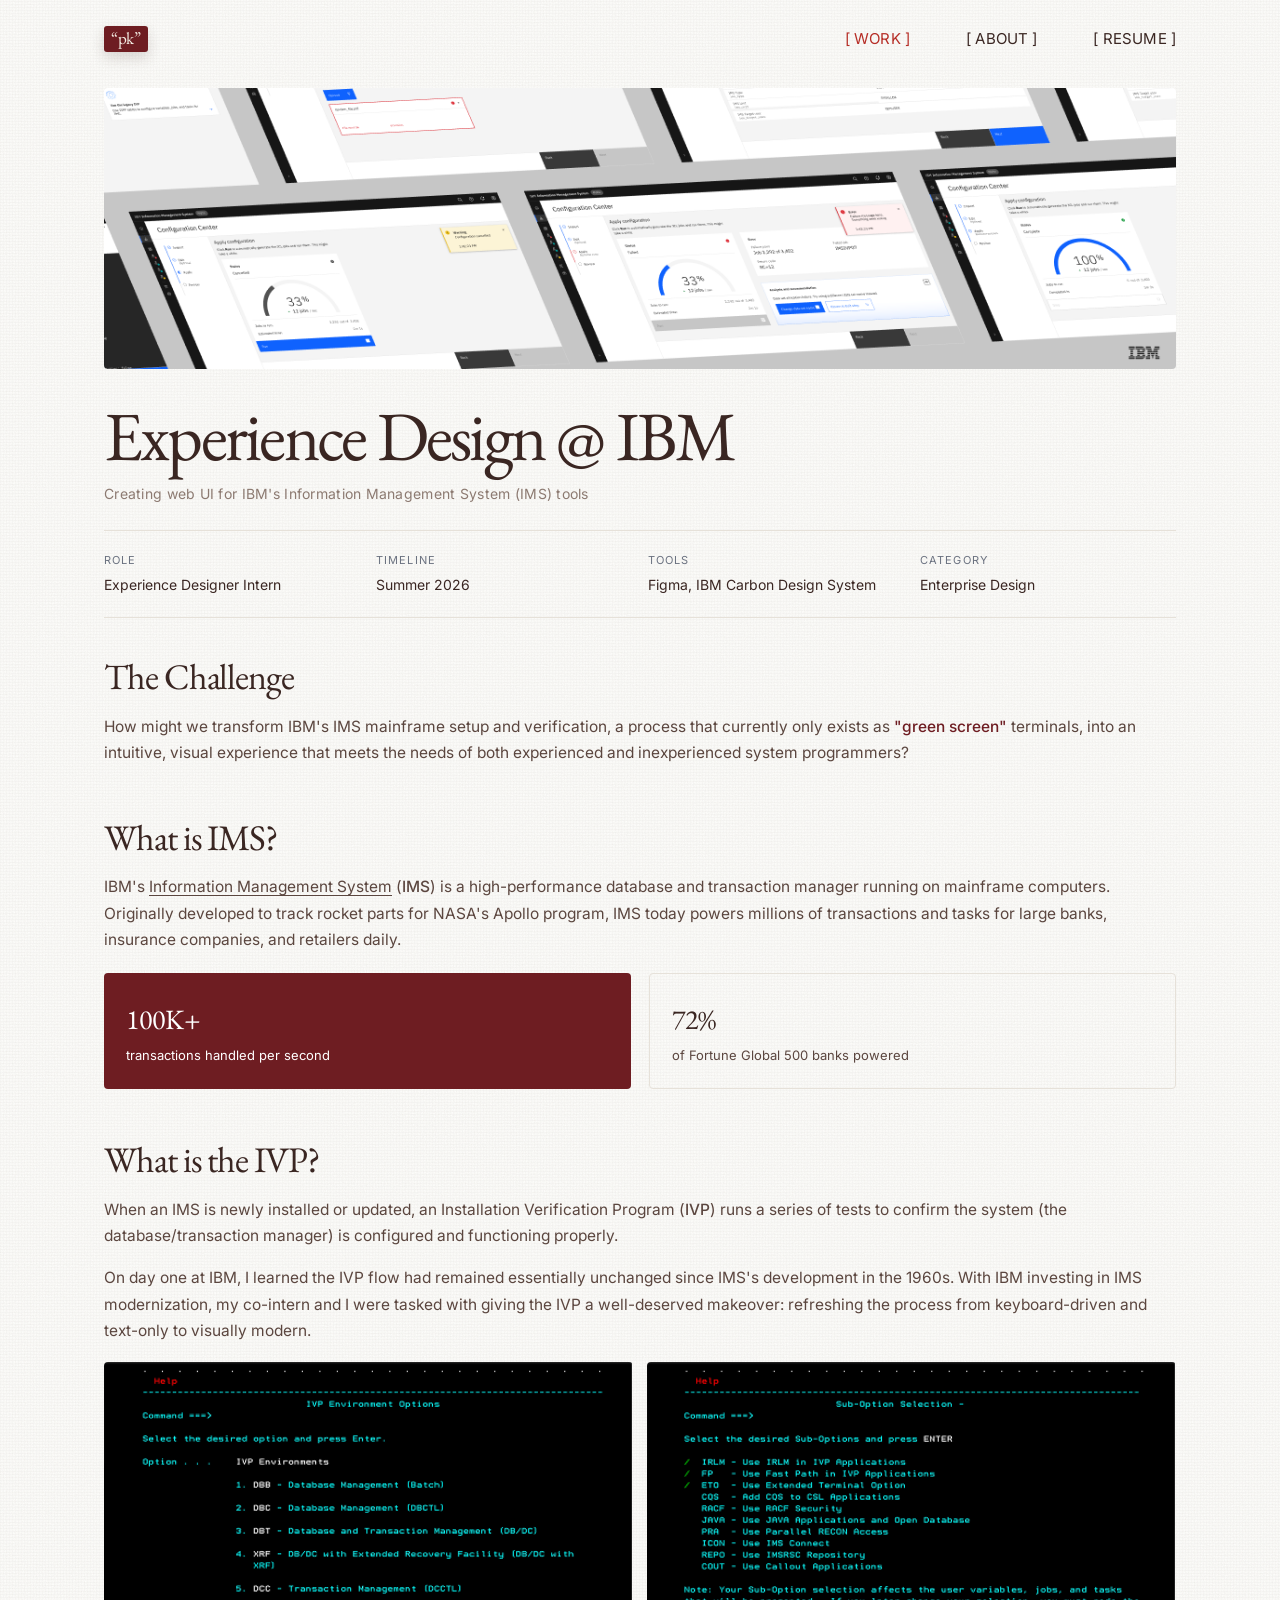
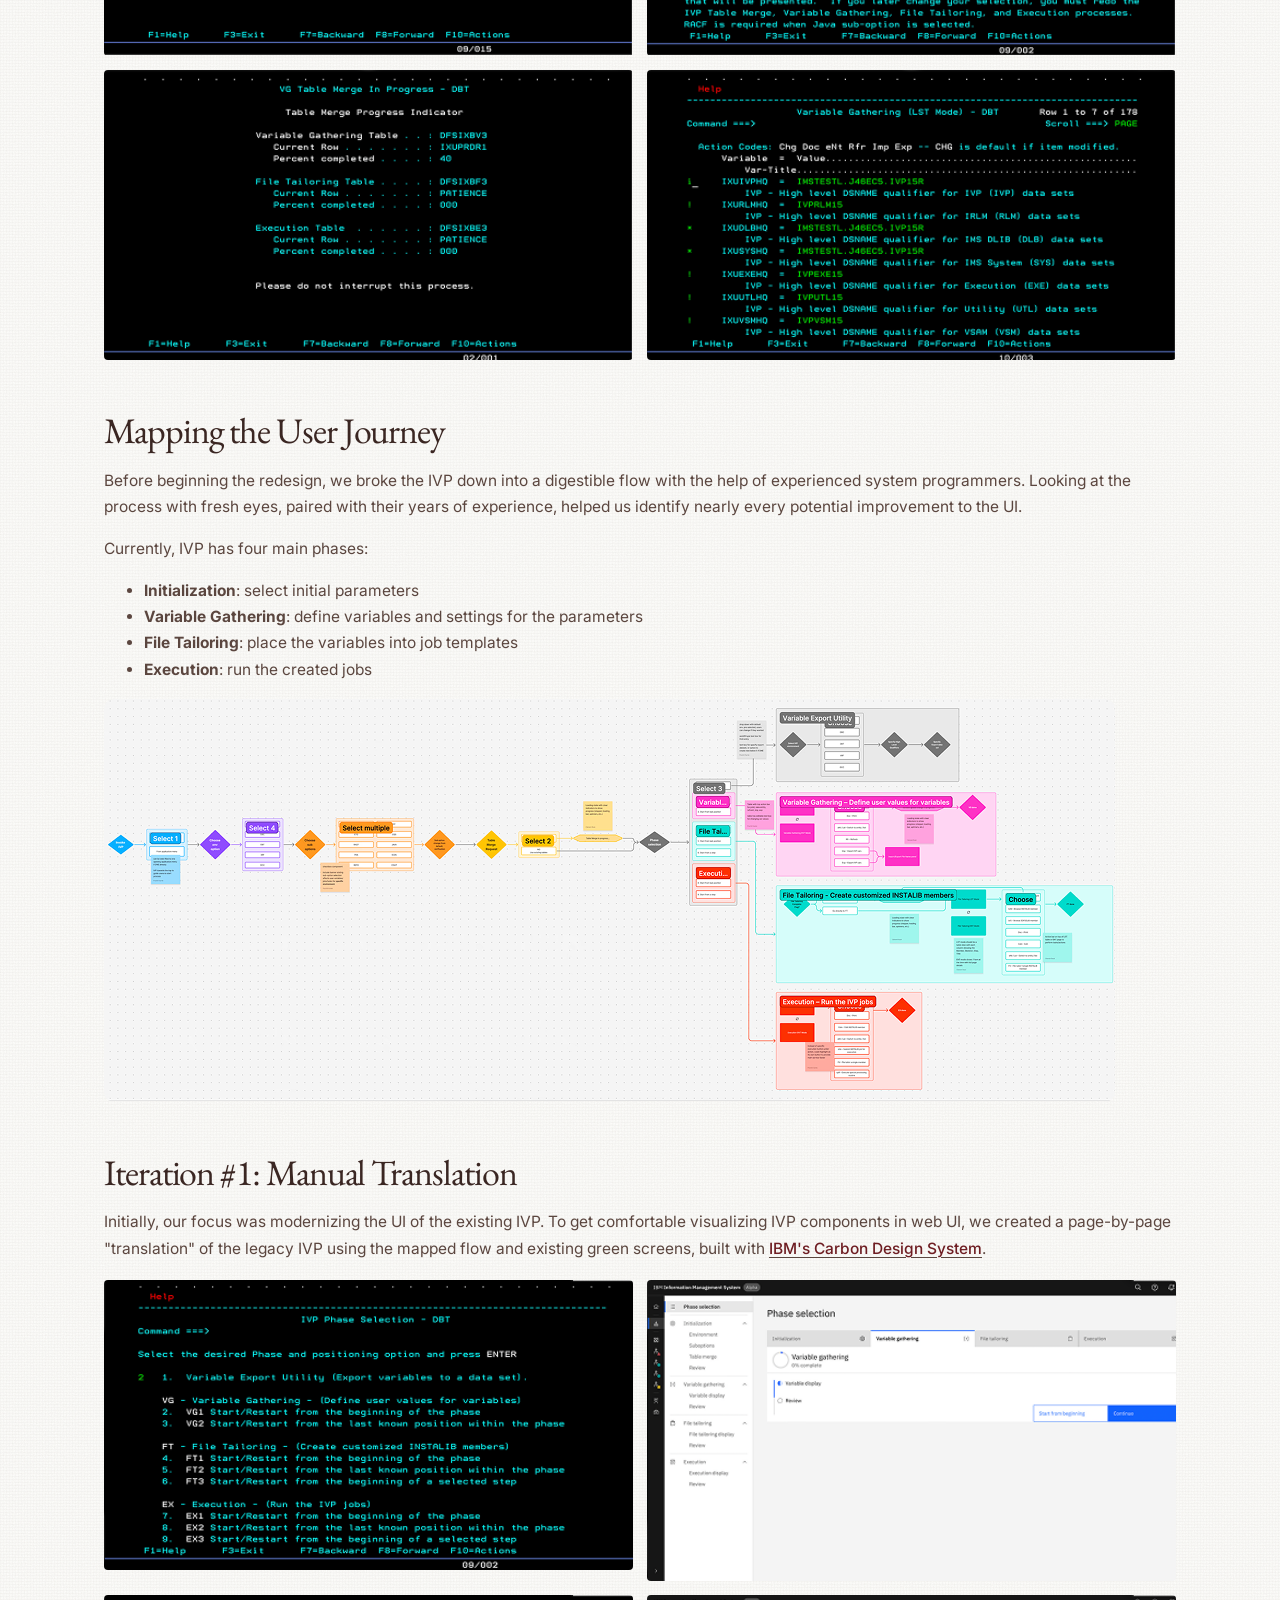
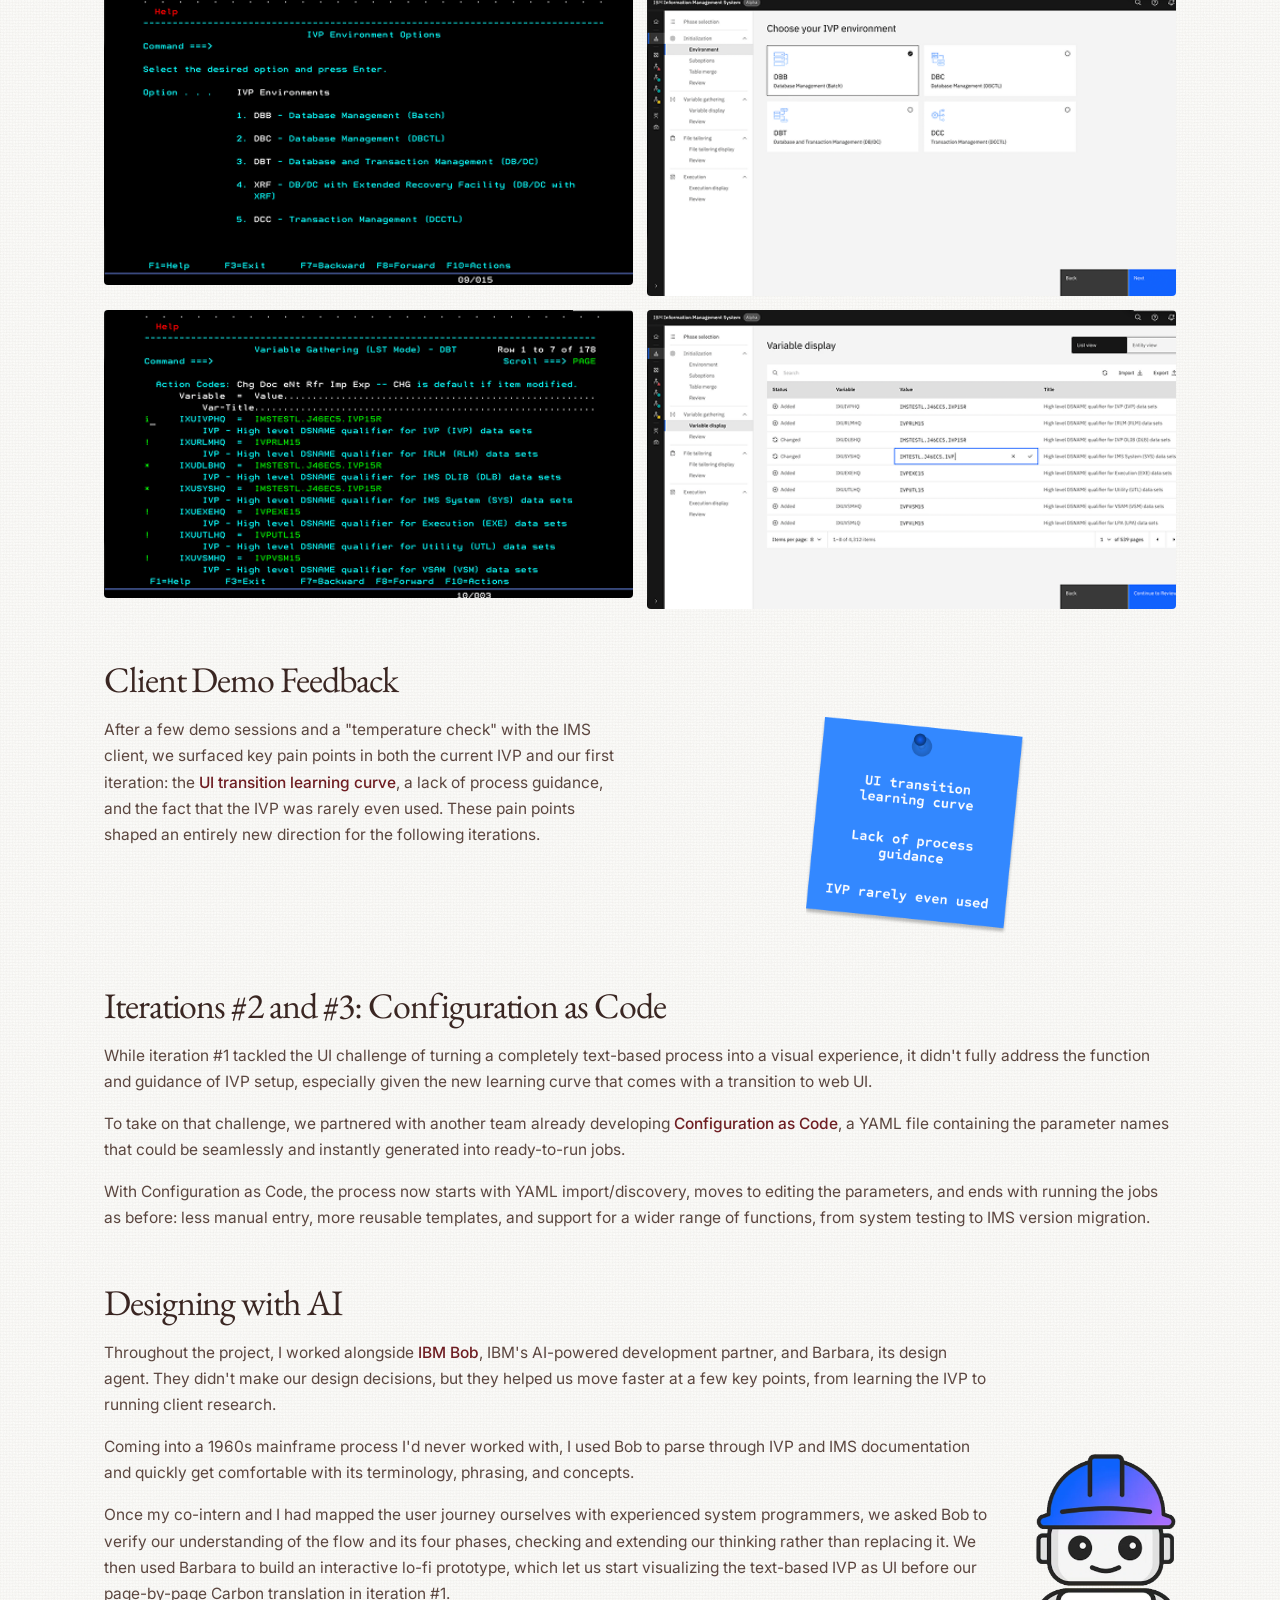
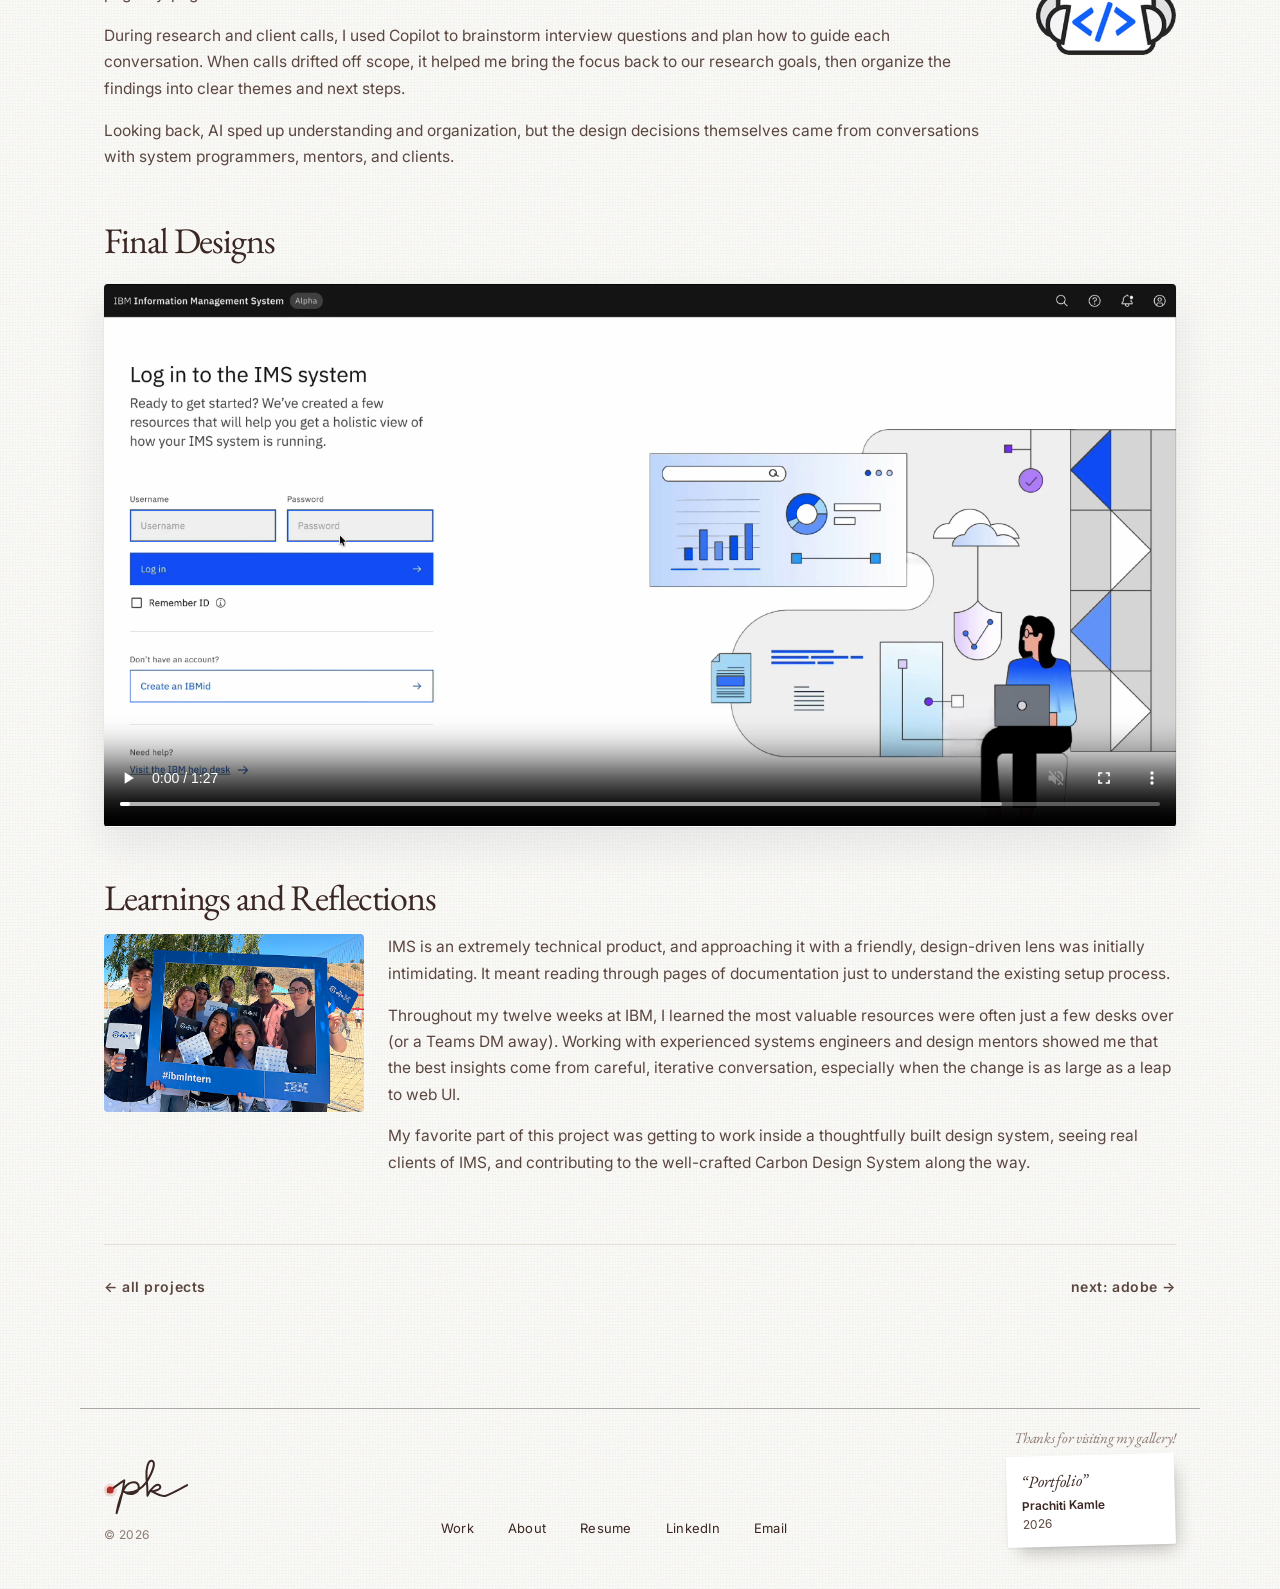
<file: work/ibm.html>
<!DOCTYPE html>
<html lang="en">
<head>
<meta charset="UTF-8">
<meta name="viewport" content="width=device-width, initial-scale=1.0">
<title>Prachiti Kamle | Experience Design @ IBM</title>
<link rel="icon" type="image/png" href="../images/favicon.png">
<meta name="description" content="Case study: redesigning IBM's IMS Installation Verification Program (IVP) from green-screen terminals into a modern web UI.">
<meta property="og:type" content="website">
<meta property="og:url" content="https://prachitikamle.com/work/ibm.html">
<meta property="og:title" content="Prachiti Kamle | Experience Design @ IBM">
<meta property="og:description" content="Case study: redesigning IBM's IMS Installation Verification Program (IVP) from green-screen terminals into a modern web UI.">
<meta property="og:image" content="https://prachitikamle.com/images/og-image.png">
<meta property="og:image:width" content="1200">
<meta property="og:image:height" content="630">
<meta property="og:image:alt" content="Prachiti Kamle's logo: a maroon label reading &ldquo;pk&rdquo;">
<meta name="twitter:card" content="summary_large_image">
<meta name="twitter:image" content="https://prachitikamle.com/images/og-image.png">
<link rel="preconnect" href="https://fonts.googleapis.com">
<link rel="preconnect" href="https://fonts.gstatic.com" crossorigin>
<link rel="stylesheet" href="../css/style.css">
<link rel="stylesheet" href="../css/sketchbook.css">
<link rel="stylesheet" href="../css/refined.css">
</head>
<body class="dotted-bg">
<a class="skip-link" href="#main">Skip to content</a>

<header class="site-header">
  <div class="container">
    <a href="../index.html" class="brand" aria-label="Prachiti Kamle, home">
      <span class="brand-pk">&ldquo;pk&rdquo;</span>
    </a>
    <button class="nav-toggle" aria-label="Toggle navigation" aria-expanded="false"><span></span></button>
    <nav class="main-nav" aria-label="Primary">
      <a href="../index.html" class="active">WORK</a>
      <a href="../about.html">ABOUT</a>
      <a href="../resume.pdf" target="_blank" rel="noopener">RESUME</a>
    </nav>
  </div>
</header>

<main id="main">
  <div class="container">

    <div class="case-hero">
      <img src="../images/projects/ibm.png" alt="IBM Information Management System configuration center screens, tilted collage" width="1151" height="302">
    </div>

    <div class="case-title">
      <h1>Experience Design @ IBM</h1>
      <p class="sub">Creating web UI for IBM's Information Management System (IMS) tools</p>
    </div>

    <div class="meta-grid">
      <div><div class="label">Role</div><div class="value">Experience Designer Intern</div></div>
      <div><div class="label">Timeline</div><div class="value">Summer 2026</div></div>
      <div><div class="label">Tools</div><div class="value">Figma, IBM Carbon Design System</div></div>
      <div><div class="label">Category</div><div class="value">Enterprise Design</div></div>
    </div>

    <section class="case-section">
      <h2>The Challenge</h2>
      <p>How might we transform IBM's IMS mainframe setup and verification, a process that currently only exists as <span class="highlight highlight-orange">"green screen"</span> terminals, into an intuitive, visual experience that meets the needs of both experienced and inexperienced system programmers?</p>
    </section>

    <section class="case-section">
      <h2>What is IMS?</h2>
      <p>IBM's <a href="https://www.ibm.com/products/ims" target="_blank" rel="noopener">Information Management System</a> (<span class="highlight">IMS</span>) is a high-performance database and transaction manager running on mainframe computers. Originally developed to track rocket parts for NASA's Apollo program, IMS today powers millions of transactions and tasks for large banks, insurance companies, and retailers daily.</p>
      <div class="stat-row">
        <div class="stat-box filled">
          <div>
            <div class="num">100K+</div>
            <div class="label">transactions handled per second</div>
          </div>
        </div>
        <div class="stat-box outline">
          <div>
            <div class="num">72%</div>
            <div class="label">of Fortune Global 500 banks powered</div>
          </div>
        </div>
      </div>
    </section>

    <section class="case-section">
      <h2>What is the IVP?</h2>
      <p>When an IMS is newly installed or updated, an Installation Verification Program (<span class="highlight">IVP</span>) runs a series of tests to confirm the system (the database/transaction manager) is configured and functioning properly.</p>
      <p>On day one at IBM, I learned the IVP flow had remained essentially unchanged since IMS's development in the 1960s. With IBM investing in IMS modernization, my co-intern and I were tasked with giving the IVP a well-deserved makeover: refreshing the process from keyboard-driven and text-only to visually modern.</p>
      <div class="img-grid">
        <img src="../images/projects/ibm/ivp-environment-options.png" alt="IVP Environment Options green-screen menu, selecting a database/transaction management option" loading="lazy" width="484" height="269">
        <img src="../images/projects/ibm/ivp-suboption-selection.png" alt="IVP Sub-Option Selection green-screen menu for IRLM, Fast Path, RACF security, and other applications" loading="lazy" width="484" height="269">
        <img src="../images/projects/ibm/ivp-table-merge-progress.png" alt="IVP Table Merge progress indicator for Variable Gathering, File Tailoring, and Execution tables" loading="lazy" width="484" height="265">
        <img src="../images/projects/ibm/ivp-variable-gathering.png" alt="IVP Variable Gathering list-mode screen showing DSNAME qualifier variables" loading="lazy" width="484" height="265">
      </div>
    </section>

    <section class="case-section">
      <h2>Mapping the User Journey</h2>
      <p>Before beginning the redesign, we broke the IVP down into a digestible flow with the help of experienced system programmers. Looking at the process with fresh eyes, paired with their years of experience, helped us identify nearly every potential improvement to the UI.</p>
      <p>Currently, IVP has four main phases:</p>
      <ul>
        <li><strong>Initialization</strong>: select initial parameters</li>
        <li><strong>Variable Gathering</strong>: define variables and settings for the parameters</li>
        <li><strong>File Tailoring</strong>: place the variables into job templates</li>
        <li><strong>Execution</strong>: run the created jobs</li>
      </ul>
      <img src="../images/projects/ibm/user-journey-flow.png" alt="IVP user journey flow diagram mapping Initialization, Variable Gathering, File Tailoring, and Execution phases" loading="lazy" style="border-radius:10px;" width="1011" height="403">
    </section>

    <section class="case-section">
      <h2>Iteration #1: Manual Translation</h2>
      <p>Initially, our focus was modernizing the UI of the existing IVP. To get comfortable visualizing IVP components in web UI, we created a page-by-page "translation" of the legacy IVP using the mapped flow and existing green screens, built with <a href="https://carbondesignsystem.com/" target="_blank" rel="noopener"><span class="highlight highlight-blue">IBM's Carbon Design System</span></a>.</p>
      <div class="img-grid">
        <img src="../images/projects/ibm/iter1-phase-selection-green.png" alt="Legacy green-screen IVP Phase Selection menu" loading="lazy" width="494" height="271">
        <img src="../images/projects/ibm/iter1-phase-selection-ui.png" alt="Web UI translation of Phase selection with tabs for Initialization, Variable gathering, File tailoring, and Execution" loading="lazy" width="476" height="271">
        <img src="../images/projects/ibm/iter1-environment-green.png" alt="Legacy green-screen IVP Environment Options menu" loading="lazy" width="494" height="271">
        <img src="../images/projects/ibm/iter1-environment-ui.png" alt="Web UI translation letting users choose their IVP environment from cards" loading="lazy" width="476" height="271">
        <img src="../images/projects/ibm/iter1-variable-gathering-green.png" alt="Legacy green-screen Variable Gathering list-mode screen" loading="lazy" width="494" height="269">
        <img src="../images/projects/ibm/iter1-variable-display-ui.png" alt="Web UI translation of Variable display as an editable table" loading="lazy" width="476" height="269">
      </div>
    </section>

    <section class="case-section">
      <h2>Client Demo Feedback</h2>
      <div class="two-col">
        <p>After a few demo sessions and a "temperature check" with the IMS client, we surfaced key pain points in both the current IVP and our first iteration: the <span class="highlight highlight-blue">UI transition learning curve</span>, a lack of process guidance, and the fact that the IVP was rarely even used. These pain points shaped an entirely new direction for the following iterations.</p>
        <div role="img" aria-label="Sticky note reading: UI transition learning curve, lack of process guidance, IVP rarely even used" style="width:100%; max-width:220px; aspect-ratio:299/296; margin:0 auto; background:url(../images/projects/ibm/demo-feedback-sticky.png) center / contain no-repeat;"></div><!-- a background image, not an <img>, so it stays out of the lightbox -->
      </div>
    </section>

    <section class="case-section">
      <h2>Iterations #2 and #3: Configuration as Code</h2>
      <p>While iteration #1 tackled the UI challenge of turning a completely text-based process into a visual experience, it didn't fully address the function and guidance of IVP setup, especially given the new learning curve that comes with a transition to web UI.</p>
      <p>To take on that challenge, we partnered with another team already developing <span class="highlight highlight-pink">Configuration as Code</span>, a YAML file containing the parameter names that could be seamlessly and instantly generated into ready-to-run jobs.</p>
      <p>With Configuration as Code, the process now starts with YAML import/discovery, moves to editing the parameters, and ends with running the jobs as before: less manual entry, more reusable templates, and support for a wider range of functions, from system testing to IMS version migration.</p>
    </section>

    <section class="case-section">
      <h2>Designing with AI</h2>
      <!-- TODO: confirm exact descriptions of Bob and Barbara -->
      <div class="two-col side-art">
        <div>
          <p>Throughout the project, I worked alongside <span class="highlight highlight-blue">IBM Bob</span>, IBM's AI-powered development partner, and Barbara, its design agent. They didn't make our design decisions, but they helped us move faster at a few key points, from learning the IVP to running client research.</p>
          <p>Coming into a 1960s mainframe process I'd never worked with, I used Bob to parse through IVP and IMS documentation and quickly get comfortable with its terminology, phrasing, and concepts.</p>
          <p>Once my co-intern and I had mapped the user journey ourselves with experienced system programmers, we asked Bob to verify our understanding of the flow and its four phases, checking and extending our thinking rather than replacing it. We then used Barbara to build an interactive lo-fi prototype, which let us start visualizing the text-based IVP as UI before our page-by-page Carbon translation in iteration #1.</p>
          <p>During research and client calls, I used Copilot to brainstorm interview questions and plan how to guide each conversation. When calls drifted off scope, it helped me bring the focus back to our research goals, then organize the findings into clear themes and next steps.</p>
          <p>Looking back, AI sped up understanding and organization, but the design decisions themselves came from conversations with system programmers, mentors, and clients.</p>
        </div>
        <div role="img" aria-label="IBM Bob, a smiling robot in a blue hard hat holding a code sign" style="width:100%; max-width:140px; aspect-ratio:462/664; margin:0 auto; background:url(../images/projects/ibm/ibm-bob.webp) center / contain no-repeat;"></div><!-- a background image, not an <img>, so it stays out of the lightbox -->
      </div>
    </section>

    <section class="case-section">
      <h2>Final Designs</h2>
      <figure class="walkthrough">
        <video poster="../images/projects/ibm/ivp-final-walkthrough-poster.webp" width="1668" height="844" autoplay muted loop playsinline controls preload="metadata" aria-label="Walkthrough of the final IVP redesign: logging in, starting the Configuration Center, discovering an existing system, editing the YAML configuration with inline validation, viewing the raw YAML, applying the configuration, and the completed home screen">
          <source src="../images/projects/ibm/ivp-final-walkthrough.webm" type="video/webm">
          <source src="../images/projects/ibm/ivp-final-walkthrough.mp4" type="video/mp4">
        </video>
      </figure>
    </section>

    <section class="case-section">
      <h2>Learnings and Reflections</h2>
      <div class="reflection photo-lg">
        <img src="../images/projects/ibm/intern-summit-photo.png" data-caption="IMS interns stick together!" alt="Prachiti and fellow IBM interns posing with a photo frame at the IBM intern summit" loading="lazy" width="405" height="277">
        <div>
          <p>IMS is an extremely technical product, and approaching it with a friendly, design-driven lens was initially intimidating. It meant reading through pages of documentation just to understand the existing setup process.</p>
          <p>Throughout my twelve weeks at IBM, I learned the most valuable resources were often just a few desks over (or a Teams DM away). Working with experienced systems engineers and design mentors showed me that the best insights come from careful, iterative conversation, especially when the change is as large as a leap to web UI.</p>
          <p>My favorite part of this project was getting to work inside a thoughtfully built design system, seeing real clients of IMS, and contributing to the well-crafted Carbon Design System along the way.</p>
        </div>
      </div>
    </section>

    <nav class="case-nav" aria-label="Case study navigation">
      <a href="../index.html">← All projects</a>
      <a href="adobe.html">Next: Adobe →</a>
    </nav>
  </div>
</main>

<footer class="site-footer gallery-footer">
  <div class="container">
    <p class="footer-line">Thanks for visiting my gallery!</p>
    <div class="gf-row">
      <div class="gf-sign">
        <svg class="signature" viewBox="0 0 120 64" role="img" aria-label="Signed: pk">
          <path class="sig-path" pathLength="1" d="M4 36 C10 32 16 27 21 24 C20 34 17 46 13 58 C15 47 18 37 22 31 C26 25 36 24 36 31 C36 38 27 40 21 36 C30 38 38 34 44 26 C50 16 54 6 50 4 C46 2 43 12 44 22 C45 30 45 35 45 40 C48 32 56 26 58 30 C60 34 50 36 48 35 C54 37 58 42 64 40 C70 38 77 34 86 29"/>
        </svg>
        <span class="sig-pen" aria-hidden="true"></span>
        <p class="footer-copy">&copy; 2026</p>
      </div>
      <nav class="footer-nav" aria-label="Footer">
        <a href="../index.html">Work</a>
        <a href="../about.html">About</a>
        <a href="../resume.pdf" target="_blank" rel="noopener">Resume</a>
        <a href="https://www.linkedin.com/in/prachiti-kamle/" target="_blank" rel="noopener">LinkedIn</a>
        <a href="mailto:kprachiti@gmail.com">Email</a>
      </nav>
      <div class="footer-tag" aria-label="Portfolio, Prachiti Kamle, 2026">
        <p class="ft-title">&ldquo;Portfolio&rdquo;</p>
        <p class="ft-artist">Prachiti Kamle</p>
        <p class="ft-year">2026</p>
      </div>
    </div>
  </div>
</footer>

<script src="../js/main.js"></script>
<script src="../js/lightbox.js"></script>
</body>
</html>
</file>
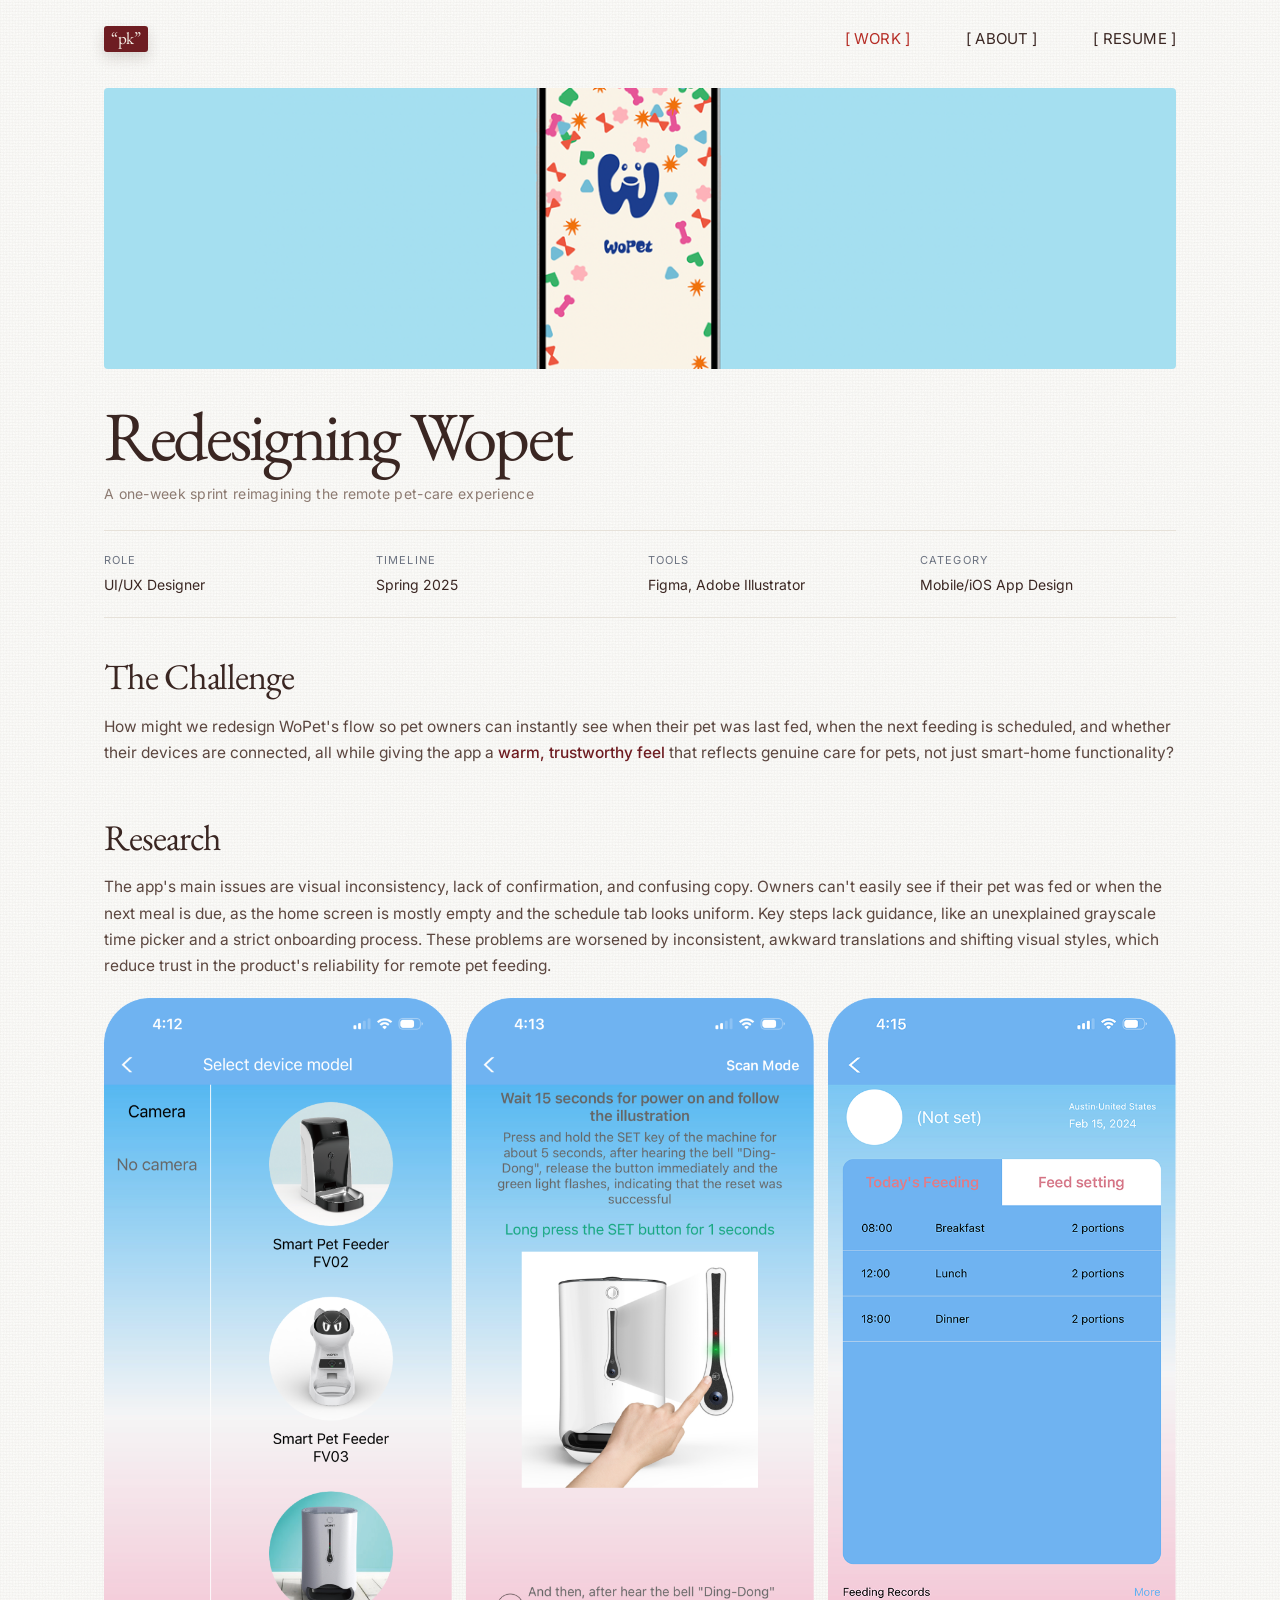
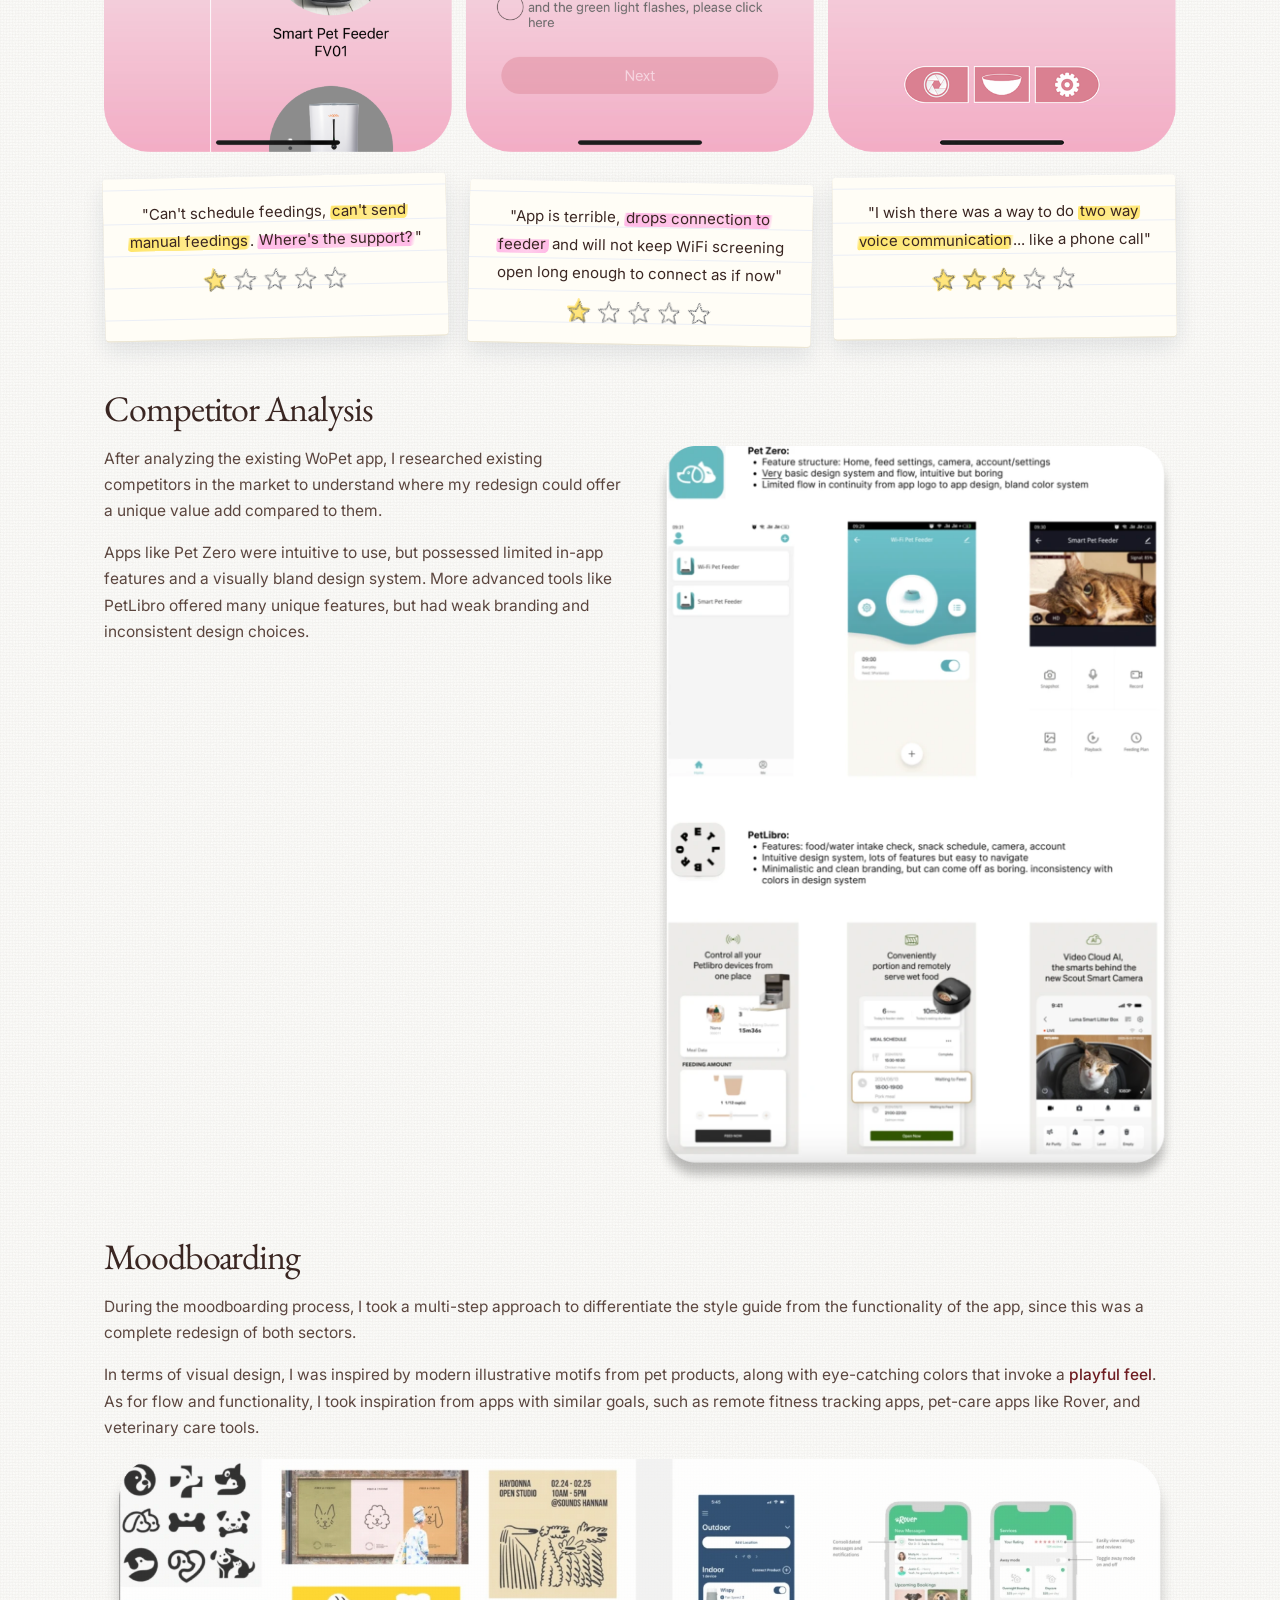
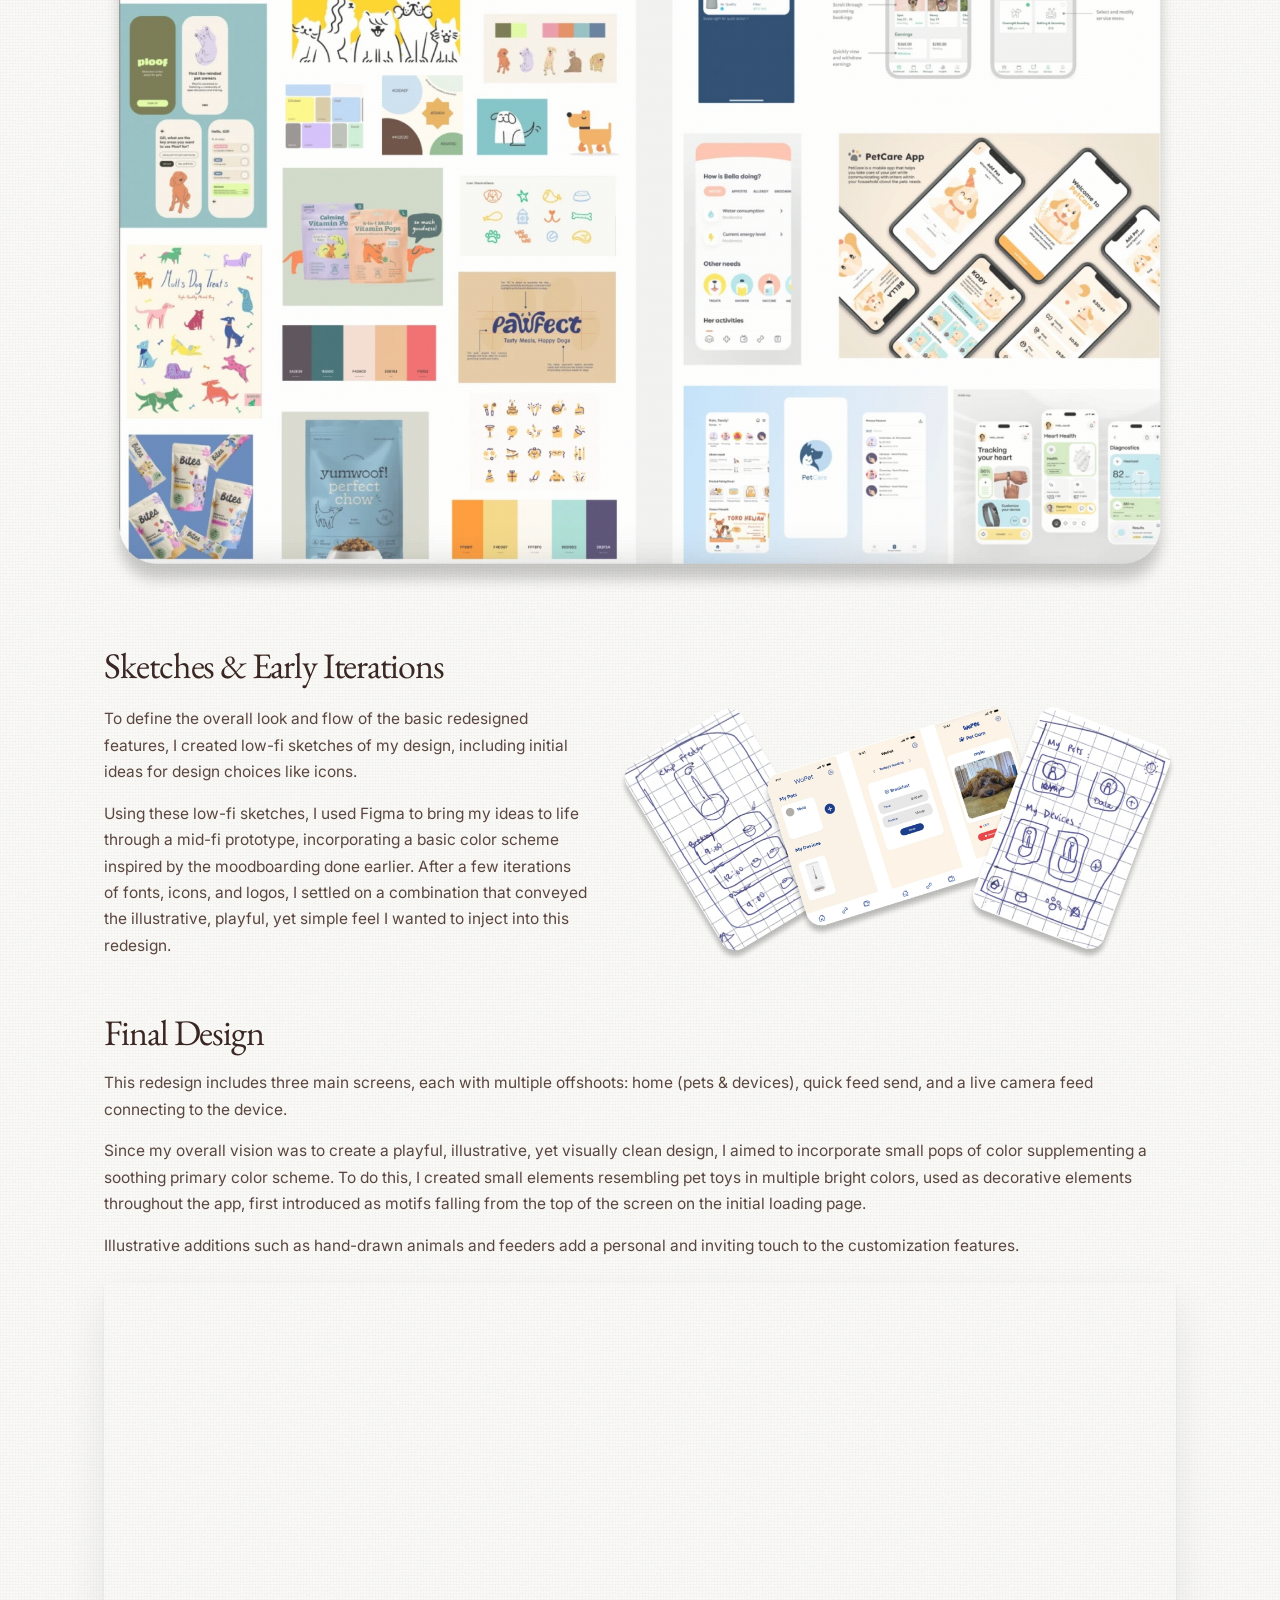
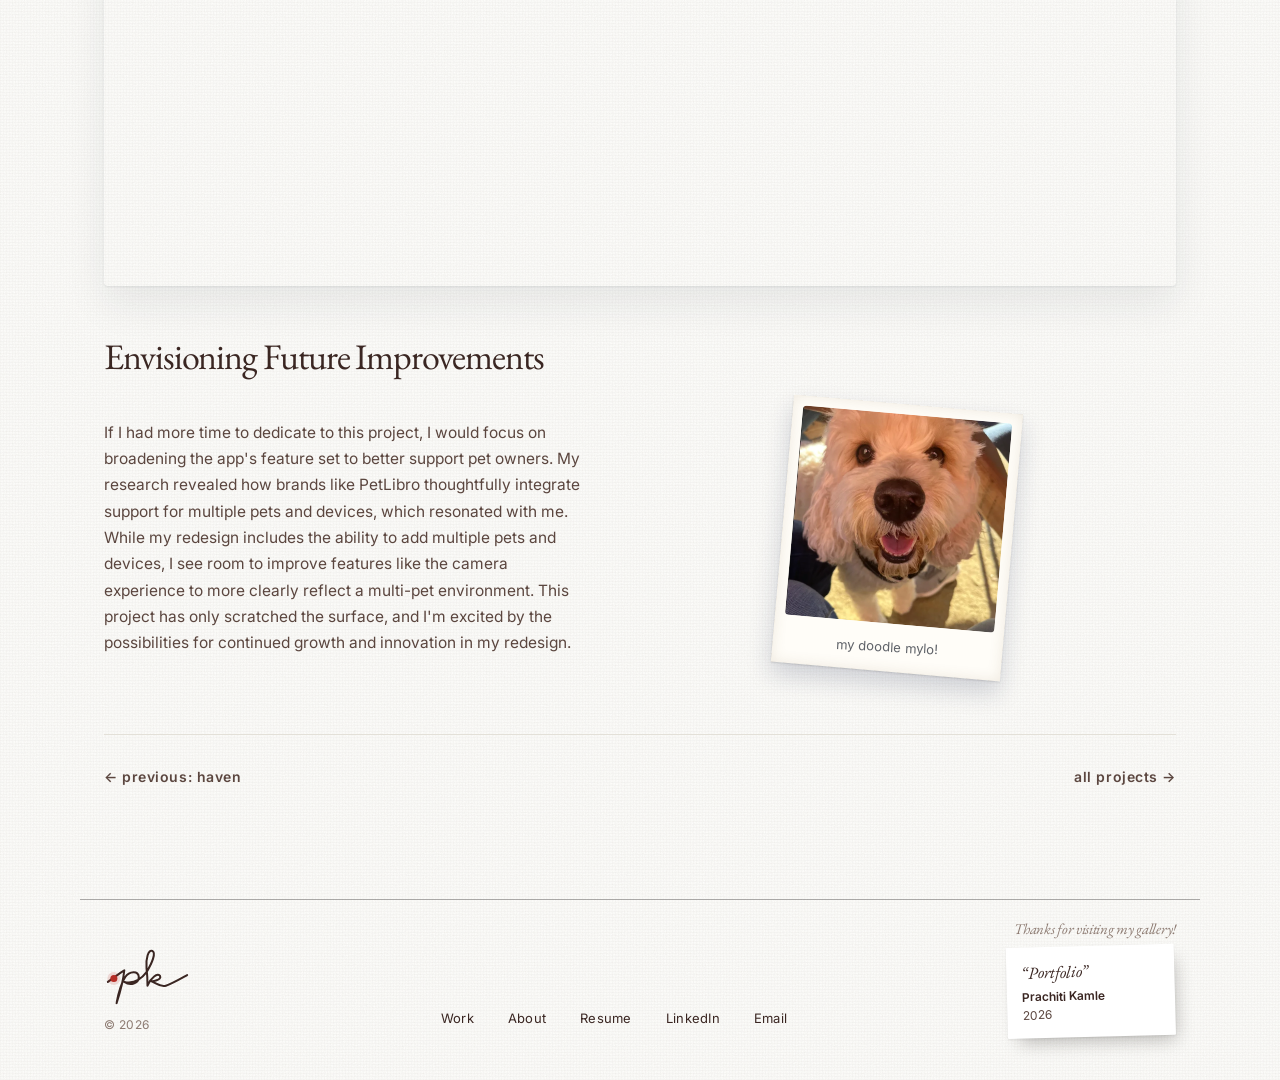
<file: work/wopet.html>
<!DOCTYPE html>
<html lang="en">
<head>
<meta charset="UTF-8">
<meta name="viewport" content="width=device-width, initial-scale=1.0">
<title>Prachiti Kamle | Redesigning Wopet</title>
<link rel="icon" type="image/png" href="../images/favicon.png">
<meta name="description" content="Case study: a one-week sprint reimagining the remote pet-care experience for the WoPet app.">
<meta property="og:type" content="website">
<meta property="og:url" content="https://prachitikamle.com/work/wopet.html">
<meta property="og:title" content="Prachiti Kamle | Redesigning Wopet">
<meta property="og:description" content="Case study: a one-week sprint reimagining the remote pet-care experience for the WoPet app.">
<meta property="og:image" content="https://prachitikamle.com/images/og-image.png">
<meta property="og:image:width" content="1200">
<meta property="og:image:height" content="630">
<meta property="og:image:alt" content="Prachiti Kamle's logo: a maroon label reading &ldquo;pk&rdquo;">
<meta name="twitter:card" content="summary_large_image">
<meta name="twitter:image" content="https://prachitikamle.com/images/og-image.png">
<link rel="preconnect" href="https://fonts.googleapis.com">
<link rel="preconnect" href="https://fonts.gstatic.com" crossorigin>
<link rel="stylesheet" href="../css/style.css">
<link rel="stylesheet" href="../css/sketchbook.css">
<link rel="stylesheet" href="../css/refined.css">
</head>
<body class="dotted-bg">
<a class="skip-link" href="#main">Skip to content</a>

<header class="site-header">
  <div class="container">
    <a href="../index.html" class="brand" aria-label="Prachiti Kamle, home">
      <span class="brand-pk">&ldquo;pk&rdquo;</span>
    </a>
    <button class="nav-toggle" aria-label="Toggle navigation" aria-expanded="false"><span></span></button>
    <nav class="main-nav" aria-label="Primary">
      <a href="../index.html" class="active">WORK</a>
      <a href="../about.html">ABOUT</a>
      <a href="../resume.pdf" target="_blank" rel="noopener">RESUME</a>
    </nav>
  </div>
</header>

<main id="main">
  <div class="container">

    <div class="case-hero">
      <img src="../images/projects/wopet.png" alt="WoPet app splash screen with logo and playful pet-toy confetti" width="1151" height="302">
    </div>

    <div class="case-title">
      <h1>Redesigning Wopet</h1>
      <p class="sub">A one-week sprint reimagining the remote pet-care experience</p>
    </div>

    <div class="meta-grid">
      <div><div class="label">Role</div><div class="value">UI/UX Designer</div></div>
      <div><div class="label">Timeline</div><div class="value">Spring 2025</div></div>
      <div><div class="label">Tools</div><div class="value">Figma, Adobe Illustrator</div></div>
      <div><div class="label">Category</div><div class="value">Mobile/iOS App Design</div></div>
    </div>

    <section class="case-section">
      <h2>The Challenge</h2>
      <p>How might we redesign WoPet's flow so pet owners can instantly see when their pet was last fed, when the next feeding is scheduled, and whether their devices are connected, all while giving the app a <span class="highlight highlight-blue">warm, trustworthy feel</span> that reflects genuine care for pets, not just smart-home functionality?</p>
    </section>

    <section class="case-section">
      <h2>Research</h2>
      <p>The app's main issues are visual inconsistency, lack of confirmation, and confusing copy. Owners can't easily see if their pet was fed or when the next meal is due, as the home screen is mostly empty and the schedule tab looks uniform. Key steps lack guidance, like an unexplained grayscale time picker and a strict onboarding process. These problems are worsened by inconsistent, awkward translations and shifting visual styles, which reduce trust in the product's reliability for remote pet feeding.</p>
      <div class="img-grid cols-3">
        <img src="../images/projects/wopet/existing-select-device.png" alt="Existing app: select device model screen for pairing a new feeder" loading="lazy" width="571" height="1237">
        <img src="../images/projects/wopet/existing-scan-mode.png" alt="Existing app: Scan Mode setup instructions with an unclear grayscale illustration" loading="lazy" width="571" height="1237">
        <img src="../images/projects/wopet/existing-home-schedule.png" alt="Existing app: home screen with an unset pet name and a plain feeding schedule" loading="lazy" width="571" height="1237">
      </div>
      <div class="quote-row">
        <figure class="quote-card"><blockquote>"Can't schedule feedings, <mark class="hl">can't send manual feedings</mark>. <mark class="hl hl-pink">Where's the support?</mark>"</blockquote><div class="stars" role="img" aria-label="Rated 1 out of 5 stars" data-rating="1">★☆☆☆☆</div></figure>
        <figure class="quote-card"><blockquote>"App is terrible, <mark class="hl hl-pink">drops connection to feeder</mark> and will not keep WiFi screening open long enough to connect as if now"</blockquote><div class="stars" role="img" aria-label="Rated 1 out of 5 stars" data-rating="1">★☆☆☆☆</div></figure>
        <figure class="quote-card"><blockquote>"I wish there was a way to do <mark class="hl">two way voice communication</mark>... like a phone call"</blockquote><div class="stars" role="img" aria-label="Rated 3 out of 5 stars" data-rating="3">★★★☆☆</div></figure>
      </div>
    </section>

    <section class="case-section">
      <h2>Competitor Analysis</h2>
      <div class="two-col">
        <div>
          <p>After analyzing the existing WoPet app, I researched existing competitors in the market to understand where my redesign could offer a unique value add compared to them.</p>
          <p>Apps like Pet Zero were intuitive to use, but possessed limited in-app features and a visually bland design system. More advanced tools like PetLibro offered many unique features, but had weak branding and inconsistent design choices.</p>
        </div>
        <img src="../images/projects/wopet/competitor-analysis.webp" alt="Competitor analysis of Pet Zero and PetLibro apps, noting feature structure, design system, and branding strengths and weaknesses" loading="lazy" width="1074" height="1527" style="border-radius:10px;">
      </div>
    </section>

    <section class="case-section">
      <h2>Moodboarding</h2>
      <p>During the moodboarding process, I took a multi-step approach to differentiate the style guide from the functionality of the app, since this was a complete redesign of both sectors.</p>
      <p>In terms of visual design, I was inspired by modern illustrative motifs from pet products, along with eye-catching colors that invoke a <span class="highlight highlight-blue">playful feel</span>. As for flow and functionality, I took inspiration from apps with similar goals, such as remote fitness tracking apps, pet-care apps like Rover, and veterinary care tools.</p>
      <div class="stacked-images">
        <img src="../images/projects/wopet/moodboard.webp" alt="Moodboard of pet brand illustrations, packaging, color palettes, and competitor app screens" loading="lazy" width="1713" height="1176">
      </div>
    </section>

    <section class="case-section">
      <h2>Sketches &amp; Early Iterations</h2>
      <div class="two-col text-left">
        <div>
          <p>To define the overall look and flow of the basic redesigned features, I created low-fi sketches of my design, including initial ideas for design choices like icons.</p>
          <p>Using these low-fi sketches, I used Figma to bring my ideas to life through a mid-fi prototype, incorporating a basic color scheme inspired by the moodboarding done earlier. After a few iterations of fonts, icons, and logos, I settled on a combination that conveyed the illustrative, playful, yet simple feel I wanted to inject into this redesign.</p>
        </div>
        <img src="../images/projects/wopet/sketches.webp" alt="Low-fi paper sketches alongside mid-fi WoPet phone mockups: My Pets, feeding schedule, and Pet Cam screens" loading="lazy" width="2000" height="931">
      </div>
    </section>

    <section class="case-section">
      <h2>Final Design</h2>
      <p>This redesign includes three main screens, each with multiple offshoots: home (pets &amp; devices), quick feed send, and a live camera feed connecting to the device.</p>
      <p>Since my overall vision was to create a playful, illustrative, yet visually clean design, I aimed to incorporate small pops of color supplementing a soothing primary color scheme. To do this, I created small elements resembling pet toys in multiple bright colors, used as decorative elements throughout the app, first introduced as motifs falling from the top of the screen on the initial loading page.</p>
      <p>Illustrative additions such as hand-drawn animals and feeders add a personal and inviting touch to the customization features.</p>
      <div class="figma-embed">
        <iframe src="https://embed.figma.com/proto/fnfkj7utzs2IRKN1QFwpxr/WoPet-Redesign---Final?node-id=168-736&p=f&scaling=scale-down&content-scaling=fixed&page-id=1%3A4&embed-host=share" allowfullscreen loading="lazy" title="WoPet interactive prototype"></iframe>
      </div>
    </section>

    <section class="case-section">
      <h2>Envisioning Future Improvements</h2>
      <div class="two-col text-left">
        <div>
        <p>If I had more time to dedicate to this project, I would focus on broadening the app's feature set to better support pet owners. My research revealed how brands like PetLibro thoughtfully integrate support for multiple pets and devices, which resonated with me. While my redesign includes the ability to add multiple pets and devices, I see room to improve features like the camera experience to more clearly reflect a multi-pet environment. This project has only scratched the surface, and I'm excited by the possibilities for continued growth and innovation in my redesign.</p>
        </div>
        <figure class="polaroid">
          <img src="../images/about/mylo.webp" data-caption="my doodle mylo!" alt="Mylo, Prachiti's cream-colored doodle, grinning up at the camera" width="640" height="640" loading="lazy">
          <figcaption>my doodle mylo!</figcaption>
        </figure>
      </div>
    </section>

    <nav class="case-nav" aria-label="Case study navigation">
      <a href="haven.html">← Previous: Haven</a>
      <a href="../index.html">All projects →</a>
    </nav>
  </div>
</main>

<footer class="site-footer gallery-footer">
  <div class="container">
    <p class="footer-line">Thanks for visiting my gallery!</p>
    <div class="gf-row">
      <div class="gf-sign">
        <svg class="signature" viewBox="0 0 120 64" role="img" aria-label="Signed: pk">
          <path class="sig-path" pathLength="1" d="M4 36 C10 32 16 27 21 24 C20 34 17 46 13 58 C15 47 18 37 22 31 C26 25 36 24 36 31 C36 38 27 40 21 36 C30 38 38 34 44 26 C50 16 54 6 50 4 C46 2 43 12 44 22 C45 30 45 35 45 40 C48 32 56 26 58 30 C60 34 50 36 48 35 C54 37 58 42 64 40 C70 38 77 34 86 29"/>
        </svg>
        <span class="sig-pen" aria-hidden="true"></span>
        <p class="footer-copy">&copy; 2026</p>
      </div>
      <nav class="footer-nav" aria-label="Footer">
        <a href="../index.html">Work</a>
        <a href="../about.html">About</a>
        <a href="../resume.pdf" target="_blank" rel="noopener">Resume</a>
        <a href="https://www.linkedin.com/in/prachiti-kamle/" target="_blank" rel="noopener">LinkedIn</a>
        <a href="mailto:kprachiti@gmail.com">Email</a>
      </nav>
      <div class="footer-tag" aria-label="Portfolio, Prachiti Kamle, 2026">
        <p class="ft-title">&ldquo;Portfolio&rdquo;</p>
        <p class="ft-artist">Prachiti Kamle</p>
        <p class="ft-year">2026</p>
      </div>
    </div>
  </div>
</footer>

<script src="../js/main.js"></script>
<script src="../js/lightbox.js"></script>
</body>
</html>
</file>
<file: css/style.css>
/* ==========================================================================
   Prachiti Kamle | Portfolio
   Design system: cream background, navy type, sticky-note hero,
   cobalt-blue footer bar. Rebuilt as a plain static site (HTML/CSS/JS).
   ========================================================================== */

@import url('https://fonts.googleapis.com/css2?family=Poppins:wght@500;600;700&family=Jost:ital,wght@0,400;0,500;0,600;0,700;1,400;1,500&family=Sometype+Mono:wght@400;700&display=swap');

:root {
  --bg: #f9f9f9;
  --bg-card: #ffffff;
  --navy: #182449;
  --navy-soft: #33406b;
  --gray-text: #6b7280;
  --gray-line: #e3e0d8;
  --blue: #3d6bf5;
  --blue-dark: #2c52d6;
  --yellow: #f0dd8c;
  --yellow-soft: #f7ecc0;
  --orange: #e8622c;
  --pink: #f0a8d4;
  --pink-text: #d6247a;
  --maroon: #6e1e38;
  --lightblue: #a9dbea;

  --font-head: 'Poppins', sans-serif;
  --font-body: 'Jost', sans-serif;
  --font-mono: 'Sometype Mono', monospace;

  --max-w: 1040px;
  --radius: 14px;
}

* { box-sizing: border-box; }

html { scroll-behavior: smooth; }

body {
  margin: 0;
  background: var(--bg);
  color: var(--navy);
  font-family: var(--font-body);
  line-height: 1.6;
  -webkit-font-smoothing: antialiased;
}

body.dotted-bg {
  background-color: var(--bg);
  background-image: radial-gradient(circle, rgba(24, 36, 73, 0.16) 1px, transparent 1.5px);
  background-size: 24px 24px;
}

img { max-width: 100%; height: auto; display: block; }   /* height follows width, so width/height attributes never stretch an image */

a { color: inherit; text-decoration: none; }

h1, h2, h3, h4 {
  font-family: var(--font-head);
  color: var(--navy);
  margin: 0 0 0.5em;
  line-height: 1.25;
}

p { margin: 0 0 1em; color: var(--gray-text); }

.container {
  max-width: var(--max-w);
  margin: 0 auto;
  padding: 0 24px;
}

.visually-hidden {
  position: absolute !important;
  width: 1px; height: 1px;
  overflow: hidden;
  clip: rect(0 0 0 0);
  white-space: nowrap;
}

/* Skip link */
.skip-link {
  position: absolute;
  left: -999px;
  top: 0;
  background: var(--blue);
  color: #fff;
  padding: 10px 16px;
  border-radius: 0 0 8px 0;
  z-index: 999;
}
.skip-link:focus {
  left: 0;
}

/* ---------------------------------- Header ---------------------------- */

.site-header {
  padding: 28px 0 8px;
}

.site-header .container {
  display: flex;
  align-items: center;
  justify-content: space-between;
  gap: 16px;
}

.brand {
  display: flex;
  align-items: center;
  gap: 10px;
}

.brand-avatar {
  width: 36px;
  height: auto;
  display: block;
  transform: rotate(-5deg);
  transition: transform 0.2s ease;
  filter: drop-shadow(0 3px 6px rgba(24, 36, 73, 0.3));
}
.brand:hover .brand-avatar { transform: rotate(0deg) scale(1.06); }

.main-nav {
  display: flex;
  align-items: center;
  gap: 6px;
}

.main-nav a {
  font-family: var(--font-head);
  font-weight: 600;
  font-size: 13px;
  letter-spacing: 0.06em;
  color: var(--navy);
  padding: 8px 16px;
  border-radius: 20px;
  transition: background-color 0.2s ease, color 0.2s ease, transform 0.15s ease;
}

.main-nav a:hover {
  background: var(--yellow-soft);
  transform: translateY(-1px);
}

.main-nav a.active {
  background: var(--yellow);
}

.nav-toggle {
  display: none;
  background: none;
  border: 1px solid var(--navy);
  border-radius: 8px;
  width: 40px;
  height: 40px;
  align-items: center;
  justify-content: center;
  cursor: pointer;
}
.nav-toggle span,
.nav-toggle span::before,
.nav-toggle span::after {
  content: '';
  display: block;
  width: 18px;
  height: 2px;
  background: var(--navy);
  position: relative;
  transition: transform 0.2s ease, opacity 0.2s ease;
}
.nav-toggle span::before { position: absolute; top: -6px; }
.nav-toggle span::after { position: absolute; top: 6px; }

@media (max-width: 640px) {
  .nav-toggle { display: flex; }
  .main-nav {
    position: absolute;
    top: 76px;
    left: 16px;
    right: 16px;
    background: var(--bg-card);
    border-radius: var(--radius);
    box-shadow: 0 12px 30px rgba(24, 36, 73, 0.14);
    flex-direction: column;
    align-items: stretch;
    padding: 10px;
    gap: 4px;
    display: none;
    z-index: 50;
  }
  .main-nav.open { display: flex; }
  .main-nav a { text-align: center; }
  .site-header .container { position: relative; }
}

/* ---------------------------------- Hero / sticky notes ---------------- */

.hero {
  padding: 40px 0 20px;
  text-align: left;
  position: relative;
}

.sticky-board {
  position: relative;
  max-width: 820px;
  margin: 20px auto 60px;
  height: 595px;
}
.sticky-board.has-photo { height: 609px; }

.note {
  position: absolute;
  transition: transform 0.25s ease;
}
.note:hover { transform: translateY(-4px) rotate(0deg) !important; }
.note img { display: block; width: 100%; }

.note-name {
  left: 13px;
  top: -8px;
  width: 476px;
  transform: rotate(-6deg);
  z-index: 1;
}
.has-photo .note-name {
  left: -5px;
  top: 24px;
  width: 254px;
}

.note-empathy {
  right: 10px;
  top: 14px;
  width: 364px;
  transform: rotate(7deg);
  z-index: 3;
}
.has-photo .note-empathy {
  right: 49px;
  top: 32px;
  width: 212px;
}

.note-blurb {
  left: 308px;
  top: 279px;
  width: 325px;
  transform: rotate(-4deg);
  z-index: 2;
}
.has-photo .note-blurb {
  left: 73px;
  top: 400px;
  width: 179px;
}

.note-shadow-stain {
  position: absolute;
  left: 308px;
  top: 273px;
  width: 431px;
  height: 431px;
  z-index: 0;
  mix-blend-mode: multiply;
  opacity: 0.85;
  pointer-events: none;
}
.has-photo .note-shadow-stain {
  left: 426px;
  top: 178px;
  width: 311px;
  height: 307px;
}

.note-photo {
  position: absolute;
  left: 222px;
  top: 121px;
  width: 329px;
  height: 385px;
  border-radius: 18px;
  overflow: hidden;
  box-shadow: 0 20px 40px rgba(24, 36, 73, 0.22);
  z-index: 4;
}
.note-photo img { width: 100%; height: 100%; object-fit: cover; display: block; }

@media (max-width: 480px) {
  .sticky-board { max-width: 340px; height: 385px; }
  .sticky-board.has-photo { height: 253px; }
  .note-name { width: 261px; left: 0; top: 0; }
  .has-photo .note-name { left: -2px; top: 10px; width: 105px; }
  .note-photo { left: 92px; top: 50px; width: 136px; height: 160px; }
  .note-empathy { width: 147px; right: 0; top: 113px; }
  .has-photo .note-empathy { right: 20px; top: 13px; width: 88px; }
  .note-blurb { left: 113px; top: 187px; width: 187px; }
  .has-photo .note-blurb { left: 30px; top: 166px; width: 74px; }
  .note-shadow-stain { left: 113px; top: 184px; width: 248px; height: 248px; }
  .has-photo .note-shadow-stain { left: 177px; top: 74px; width: 129px; height: 127px; }
}

/* Duct-tape label: matte yellow strip with a torn/frayed edge on each end */
.featured-tag {
  --tape-rot: -2deg;
  position: relative;
  display: inline-block;
  background: #f7ecab;
  font-family: var(--font-mono);
  font-weight: 700;
  font-size: 15px;
  color: var(--navy);
  padding: 12px 30px 12px 22px;
  transform: rotate(var(--tape-rot));
  margin-bottom: 36px;
  box-shadow: 0 10px 18px rgba(24, 36, 73, 0.14);
}
/* peeling corner, like a torn-off piece of tape */
.featured-tag::after {
  content: '';
  position: absolute;
  top: 0; right: 0;
  width: 22px; height: 22px;
  background: linear-gradient(135deg, #fffdf2 46%, #f7ecab 47%);
  clip-path: polygon(100% 0, 0 0, 100% 100%);
  box-shadow: -2px 2px 5px rgba(24, 36, 73, 0.18);
}

/* ---------------------------------- Project cards ----------------------- */

.projects {
  display: flex;
  flex-direction: column;
  gap: 56px;
  padding-bottom: 60px;
}

.project-card {
  display: block;
  opacity: 0;
  transform: translateY(24px);
  transition: opacity 0.6s cubic-bezier(.2,.7,.3,1), transform 0.6s cubic-bezier(.2,.7,.3,1);
}
.project-card.in-view { opacity: 1; transform: translateY(0); }

.project-card .thumb {
  position: relative;
  overflow: hidden;
  border-radius: 12px;
  background: #fff;
  box-shadow: 0 4px 20px rgba(24, 36, 73, 0.1);
  transition: box-shadow 0.35s ease;
}
.project-card:hover .thumb {
  box-shadow: 0 18px 36px rgba(24, 36, 73, 0.2);
}

.project-card .thumb .photo {
  position: relative;
  width: 100%;
  aspect-ratio: 1151 / 302;
  overflow: hidden;
}

.project-card .thumb img {
  width: 100%; height: 100%; object-fit: cover;
  transition: filter 0.4s ease, transform 0.4s ease;
}
.project-card:hover .thumb img {
  filter: blur(3px) brightness(0.82);
  transform: scale(1.04);
}

.thumb-logo {
  position: absolute;
  right: 14px;
  bottom: 14px;
  color: #fff;
  font-family: var(--font-head);
  font-weight: 700;
  font-size: 14px;
  letter-spacing: 0.08em;
  opacity: 0.9;
  transition: opacity 0.3s ease;
}
.project-card:hover .thumb-logo { opacity: 0; }

/* "See case study" reveal on hover */
.case-cta {
  position: absolute;
  inset: 0;
  display: flex;
  align-items: center;
  justify-content: center;
  opacity: 0;
  transition: opacity 0.3s ease;
}
.project-card:hover .case-cta { opacity: 1; }
.case-cta span {
  display: inline-flex;
  align-items: center;
  gap: 8px;
  background: #fff;
  color: var(--navy);
  padding: 12px 22px;
  border-radius: 30px;
  font-family: var(--font-head);
  font-weight: 600;
  font-size: 14px;
  box-shadow: 0 10px 24px rgba(24, 36, 73, 0.22);
  transform: translateY(6px);
  transition: transform 0.3s ease;
}
.project-card:hover .case-cta span { transform: translateY(0); }
/* a tile with no case study yet: same hover blur, "Coming soon" instead of a link */
.project-card.coming-soon { cursor: default; }
.cta-lock { width: 0.85em; height: 0.85em; margin-left: -3px; fill: none; stroke: currentColor; stroke-width: 1.6; stroke-linecap: round; stroke-linejoin: round; }

.project-card .meta {
  padding: 20px 4px 0;
}

.project-card h3 {
  font-size: 22px;
  margin-bottom: 4px;
}

.project-card .tag-line {
  font-family: var(--font-mono);
  font-size: 11px;
  letter-spacing: 0.08em;
  color: var(--gray-text);
  text-transform: uppercase;
  margin-bottom: 6px;
}

.project-card .desc { margin: 0; }

/* thumb color themes matching the original screens */
.thumb-ibm { background: linear-gradient(135deg, #cfd3d8, #8d939c); }
.thumb-adobe { background: linear-gradient(135deg, #5b2bd6, #0b0740); }
.thumb-haven { background: linear-gradient(135deg, #f7d9e6, #f0aecb); }
.thumb-wopet { background: linear-gradient(135deg, var(--lightblue), #dff3fa); }

/* ---------------------------------- Footer bar -------------------------- */

.site-footer {
  background: var(--blue);
  border-radius: 28px 28px 0 0;
  color: #fff;
  padding: 26px 0 30px;
  margin-top: 40px;
}

.site-footer .container {
  display: flex;
  flex-direction: column;
  gap: 18px;
}

.footer-nav {
  display: flex;
  gap: 28px;
  flex-wrap: wrap;
}

.footer-nav a {
  font-family: var(--font-head);
  font-weight: 600;
  font-size: 13px;
  letter-spacing: 0.08em;
}
.footer-nav a:hover { text-decoration: underline; }

.footer-name { font-family: var(--font-head); font-weight: 600; opacity: 0.9; }

/* ---------------------------------- Case study template ----------------- */

.case-hero {
  border-radius: var(--radius);
  overflow: hidden;
  margin: 20px 0 32px;
}
.case-hero img { width: 100%; height: auto; display: block; }
.case-hero .thumb { width: 100%; aspect-ratio: 16/7; }

.case-title h1 { font-size: 30px; margin-bottom: 6px; }
.case-title .sub { font-size: 16px; color: var(--gray-text); margin-bottom: 24px; }

.meta-grid {
  display: grid;
  grid-template-columns: repeat(4, 1fr);
  gap: 16px;
  padding: 20px 0;
  border-top: 1px solid var(--gray-line);
  border-bottom: 1px solid var(--gray-line);
  margin-bottom: 40px;
}
.meta-grid .label {
  font-family: var(--font-mono);
  font-size: 10.5px;
  letter-spacing: 0.08em;
  text-transform: uppercase;
  color: var(--gray-text);
  margin-bottom: 4px;
}
.meta-grid .value { font-weight: 600; font-size: 14px; }

@media (max-width: 640px) {
  .meta-grid { grid-template-columns: repeat(2, 1fr); row-gap: 20px; }
}

.case-section {
  margin-bottom: 52px;
  opacity: 0;
  transform: translateY(20px);
  transition: opacity 0.6s ease, transform 0.6s ease;
}
.case-section.in-view { opacity: 1; transform: translateY(0); }

.case-section h2 {
  font-size: 20px;
  margin-bottom: 14px;
  position: relative;
  display: inline-block;
}
.case-section h2::before {
  content: '';
  position: absolute;
  left: -6px; right: -6px;
  bottom: 2px;
  height: 40%;
  background: rgba(240, 221, 140, 0.55);
  z-index: -1;
  transform: rotate(-0.6deg);
  border-radius: 2px;
}
.case-section:nth-of-type(even) h2::before { background: rgba(169, 219, 234, 0.55); transform: rotate(0.6deg); }

.highlight { font-weight: 700; }
.highlight-orange { color: var(--orange); }
.highlight-pink { color: var(--pink-text); }
.highlight-blue { color: var(--blue); }

/* links inside case-study text: underlined so they read as links, blue on hover */
.case-section p a {
  text-decoration: underline;
  text-decoration-thickness: 1px;
  text-underline-offset: 3px;
  transition: color 0.2s ease;
}
.case-section p a:hover { color: var(--blue); }
.case-section p a:focus-visible { outline: 2px solid var(--blue); outline-offset: 2px; border-radius: 2px; }

.stat-row {
  display: flex;
  gap: 18px;
  flex-wrap: wrap;
  margin: 20px 0;
}
.stat-box {
  flex: 1 1 220px;
  border-radius: 12px;
  padding: 22px;
  display: flex;
  align-items: center;
  gap: 16px;
}
.stat-box.filled { background: var(--blue); color: #fff; }
.stat-box.outline { background: #fff; border: 1px solid var(--gray-line); }
.stat-box .num { font-family: var(--font-head); font-weight: 700; font-size: 28px; }
.stat-box.outline .num { color: var(--blue); }
.stat-box .label { font-size: 13px; }

.img-grid {
  display: grid;
  grid-template-columns: 1fr 1fr;
  gap: 14px;
  margin: 18px 0;
}
.img-grid img, .img-grid .ph { border-radius: 10px; width: 100%; height: auto; }
.img-grid.cols-3 { grid-template-columns: repeat(3, 1fr); }
@media (max-width: 640px) {
  .img-grid, .img-grid.cols-3 { grid-template-columns: 1fr 1fr; }
}
/* screenshots of different shapes, two across: centred against each other, never stretched */
.img-grid.shots { gap: 18px; align-items: center; }
@media (max-width: 640px) {
  .img-grid.shots { grid-template-columns: 1fr; }
}

/* Full-width stack for dense composite images that go illegible in a grid column */
.stacked-images {
  display: flex;
  flex-direction: column;
  gap: 18px;
  margin: 18px 0;
}
.stacked-images img { width: 100%; height: auto; border-radius: 10px; display: block; }

.figma-embed {
  position: relative;
  width: 100%;
  aspect-ratio: 16 / 9;
  border-radius: 10px;
  overflow: hidden;
  margin: 24px 0;
  box-shadow: 0 10px 26px rgba(24, 36, 73, 0.16);
}
.figma-embed iframe { position: absolute; inset: 0; width: 100%; height: 100%; border: 0; }

/* Full-width product walkthrough video (IBM final designs) */
.walkthrough { margin: 24px 0; }
.walkthrough video {
  display: block;
  width: 100%;
  height: auto;
  aspect-ratio: 1668 / 844;
  border-radius: 10px;
  background: #fff;
  box-shadow: 0 10px 26px rgba(24, 36, 73, 0.16);
}

.ph {
  background: linear-gradient(135deg, #e7e4db, #d9d5c8);
  aspect-ratio: 4/3;
  display: flex;
  align-items: center;
  justify-content: center;
  color: var(--gray-text);
  font-size: 12px;
  font-family: var(--font-mono);
  text-align: center;
  padding: 10px;
}

.two-col {
  display: grid;
  grid-template-columns: 1fr 1fr;
  gap: 30px;
  align-items: start;
}
.two-col > img, .two-col img { width: 100%; height: auto; border-radius: 10px; display: block; }
.two-col > div > p:last-child { margin-bottom: 0; }
/* text + a wide image side by side: give the image a bit more room */
.two-col.text-left { grid-template-columns: 1fr 1.15fr; align-items: center; }
.two-col.reflect-photo { grid-template-columns: 1fr 420px; gap: 40px; align-items: center; }
/* text with a small cut-out illustration beside it */
.two-col.side-art { grid-template-columns: 1fr 140px; gap: 48px; align-items: center; }
@media (max-width: 640px) {
  .two-col, .two-col.text-left, .two-col.reflect-photo, .two-col.side-art { grid-template-columns: 1fr; }
  .two-col.side-art > [role="img"] { max-width: 110px !important; }
}

.reflection {
  display: flex;
  gap: 24px;
  align-items: flex-start;
}
.reflection img { flex: 0 0 160px; width: 160px; height: auto; border-radius: 8px; }
.reflection .ph { flex: 0 0 160px; width: 160px; height: 160px; }
@media (min-width: 641px) {
  .reflection.photo-lg img { flex-basis: 260px; width: 260px; }
}
@media (max-width: 640px) {
  .reflection { flex-direction: column; }
  .reflection img { flex: none; width: 100%; height: auto; }            /* keep the photo's own proportions */
  .reflection .ph { flex: none; width: 100%; height: auto; aspect-ratio: 4/3; }
}

/* Fanned-out overlapping screenshots, like a hand of cards */
.fan-stack {
  position: relative;
  height: 400px;
  max-width: 520px;
  margin: 30px auto;
}
.fan-stack img {
  position: absolute;
  top: 10px;
  height: 380px;
  width: auto;
  filter: drop-shadow(0 16px 26px rgba(24, 36, 73, 0.22));
  transition: transform 0.3s ease;
}
.fan-stack img:nth-child(1) { left: 10px; z-index: 1; }
.fan-stack img:nth-child(2) { left: 50%; transform: translateX(-50%); z-index: 3; top: 0; }
.fan-stack img:nth-child(3) { right: 10px; left: auto; z-index: 2; }
.fan-stack:hover img:nth-child(1) { transform: translate(-6px, -4px); }
.fan-stack:hover img:nth-child(2) { transform: translateX(-50%) translateY(-8px); }
.fan-stack:hover img:nth-child(3) { transform: translate(6px, -4px); }
@media (max-width: 640px) {
  .fan-stack { height: 320px; }
  .fan-stack img { height: 300px; }
}

.case-nav {
  display: flex;
  justify-content: space-between;
  padding: 30px 0;
  border-top: 1px solid var(--gray-line);
  margin-top: 20px;
  font-family: var(--font-head);
  font-weight: 600;
}
.case-nav a { display: flex; align-items: center; gap: 8px; }
.case-nav a:hover { color: var(--blue); }

/* ---------------------------------- About page --------------------------- */

.about-layout {
  display: grid;
  grid-template-columns: 1.1fr 0.9fr;
  gap: 40px;
  align-items: start;
  padding-top: 20px;      /* top/bottom only, so .container keeps its side gutter */
  padding-bottom: 60px;
}
@media (max-width: 720px) {
  .about-layout { grid-template-columns: 1fr; }
}
.about-photo {
  aspect-ratio: 3/4;
  border-radius: var(--radius);
  background: linear-gradient(135deg, var(--yellow-soft), var(--pink));
  display: flex;
  align-items: center;
  justify-content: center;
  color: var(--navy);
  font-family: var(--font-mono);
  text-align: center;
  padding: 20px;
}
.skills-list {
  display: flex;
  flex-wrap: wrap;
  gap: 10px;
  margin-top: 16px;
}
.skills-list span {
  background: #fff;
  border: 1px solid var(--gray-line);
  padding: 6px 14px;
  border-radius: 20px;
  font-size: 13px;
  font-family: var(--font-mono);
}
.btn {
  display: inline-flex;
  align-items: center;
  gap: 8px;
  background: var(--navy);
  color: #fff;
  padding: 12px 22px;
  border-radius: 30px;
  font-family: var(--font-head);
  font-weight: 600;
  font-size: 14px;
  margin-top: 20px;
  transition: transform 0.2s ease, background-color 0.2s ease;
}
.btn:hover { background: var(--blue); transform: translateY(-2px); }

/* ---------------------------------- Paintings page ------------------------ */

.paintings-grid {
  columns: 3 260px;
  column-gap: 18px;
  padding: 20px 0 60px;
}
.paintings-grid figure {
  margin: 0 0 18px;
  break-inside: avoid;
  border-radius: 12px;
  overflow: hidden;
  background: #fff;
  box-shadow: 0 8px 20px rgba(24,36,73,0.08);
  opacity: 0;
  transform: translateY(20px) scale(0.98);
  transition: opacity 0.5s ease, transform 0.5s ease;
}
.paintings-grid figure.in-view { opacity: 1; transform: translateY(0) scale(1); }
.paintings-grid img { width: 100%; display: block; transition: transform 0.4s ease; }
.paintings-grid figure:hover img { transform: scale(1.04); }
.paintings-grid figcaption {
  padding: 12px 14px 16px;
  font-family: var(--font-mono);
  font-size: 12px;
  color: var(--gray-text);
}

/* ---------------------------------- About collage + shared contact blurb -- */

.about-collage {
  position: relative;
  width: 330px;
  max-width: 100%;
  margin: 0 auto;
  height: 800px;
}
.about-collage .art {
  position: absolute;
  margin: 0;
  transition: transform 0.3s ease, z-index 0s;
}
.about-collage .art img { width: 100%; height: auto; border-radius: 4px; }
.about-collage .art:nth-child(1) { top: 30px; left: 0; width: 220px; z-index: 1; }
.about-collage .art:nth-child(2) { top: 280px; left: 115px; width: 200px; z-index: 3; }
.about-collage .art:nth-child(3) { top: 555px; left: 0; width: 190px; z-index: 2; }
.about-collage .art:hover {
  transform: scale(1.06) translateY(-6px);
  z-index: 5;
}
@media (max-width: 480px) {
  .about-collage { width: 260px; height: 700px; }
  .about-collage .art:nth-child(1) { width: 175px; top: 30px; }
  .about-collage .art:nth-child(2) { width: 160px; top: 250px; left: 95px; }
  .about-collage .art:nth-child(3) { width: 150px; top: 480px; left: 0; }
}

.contact-blurb {
  padding-top: 60px;      /* top/bottom only, so .container keeps its side gutter */
  padding-bottom: 60px;
  display: grid;
  grid-template-columns: auto 1fr;
  gap: 40px;
  align-items: center;
}
@media (max-width: 640px) {
  /* stacked: the label's own margin is enough space, and the blank band above it is halved */
  .contact-blurb { grid-template-columns: 1fr; gap: 0; padding-top: 0; }
}
.contact-blurb p { font-size: 17px; color: var(--navy); }
.contact-blurb .email-line { font-weight: 600; margin-top: 8px; }

.icon-links {
  display: flex;
  gap: 14px;
  margin-top: 20px;
}
.icon-links a {
  width: 44px;
  height: 44px;
  border-radius: 10px;
  display: flex;
  align-items: center;
  justify-content: center;
  transition: transform 0.2s ease;
}
.icon-links a:hover { transform: translateY(-3px); }
.icon-links .fill { background: var(--navy); color: #fff; }
.icon-links .outline { border: 2px solid var(--navy); color: var(--navy); }

/* ---------------------------------- Review / quote cards ------------------ */

.quote-row {
  display: grid;
  grid-template-columns: repeat(3, 1fr);
  gap: 22px;
  margin: 24px 0 30px;
}
@media (max-width: 640px) {
  .quote-row { grid-template-columns: 1fr; }
}
/* Reviews as notes: key phrases highlighted, stars pencilled in (js/main.js) */
.quote-card {
  margin: 0;
  background: #fffdf6;
  background-image: repeating-linear-gradient(180deg, transparent 0 31px, rgba(61, 107, 245, 0.1) 31px 32px);
  background-position: 0 14px;
  border-radius: 4px;
  padding: 22px 22px 18px;
  text-align: center;
  box-shadow: 0 1px 0 #ece6d4, 0 10px 22px rgba(24, 36, 73, 0.1);
  transform: rotate(-1.2deg);
}
.quote-card:nth-child(2) { transform: rotate(1deg) translateY(6px); }
.quote-card:nth-child(3) { transform: rotate(-0.6deg); }
.quote-card blockquote {
  margin: 0;
  font-family: var(--font-mono);
  font-weight: 400;
  font-size: 15px;
  line-height: 28px;
  color: var(--navy);
}
/* highlighter swipe: uneven ends, slightly lower than the text like a real marker pass */
.hl {
  color: inherit;
  padding: 0 0.15em;
  margin: 0 -0.05em;
  border-radius: 0.35em 0.2em 0.4em 0.25em;
  background: linear-gradient(100deg, transparent 0.6%, rgba(255, 222, 60, 0.75) 2.4%, rgba(255, 222, 60, 0.55) 60%, rgba(255, 222, 60, 0.7) 96%, transparent 99%) 0 0.3em / 100% 0.95em no-repeat;
  -webkit-box-decoration-break: clone;
          box-decoration-break: clone;
}
.hl-pink { background-image: linear-gradient(100deg, transparent 0.6%, rgba(255, 141, 220, 0.6) 2.4%, rgba(255, 141, 220, 0.42) 60%, rgba(255, 141, 220, 0.6) 96%, transparent 99%); }
.quote-card .stars { display: flex; justify-content: center; gap: 4px; margin-top: 12px; color: #d8a300; letter-spacing: 2px; }
.quote-card .star { width: 26px; height: 26px; overflow: visible; }
.star-line { fill: none; stroke: #5f6268; stroke-width: 1.3; stroke-linejoin: round; }
.star-line.faint { stroke-width: 0.7; opacity: 0.6; }
.star-hl { fill: rgba(255, 214, 50, 0.62); stroke: rgba(255, 214, 50, 0.5); stroke-width: 2.2; stroke-linejoin: round; mix-blend-mode: multiply; }

/* ---------------------------------- Contact page -------------------------- */

.contact-card {
  max-width: 480px;
  margin: 30px auto 70px;
  background: #fff;
  border-radius: var(--radius);
  padding: 40px 32px;
  text-align: center;
  box-shadow: 0 14px 34px rgba(24,36,73,0.1);
}
.contact-links {
  display: flex;
  flex-direction: column;
  gap: 12px;
  margin-top: 26px;
}
.contact-links a {
  border: 1px solid var(--gray-line);
  border-radius: 30px;
  padding: 12px 18px;
  font-family: var(--font-head);
  font-weight: 600;
  font-size: 14px;
  transition: background-color 0.2s ease, transform 0.2s ease;
}
.contact-links a:hover { background: var(--yellow-soft); transform: translateY(-2px); }

/* ---------------------------------- Placeholder banner --------------------- */

.placeholder-note {
  background: var(--yellow-soft);
  border: 1px dashed #c9b96a;
  border-radius: 10px;
  padding: 14px 18px;
  font-family: var(--font-mono);
  font-size: 12.5px;
  color: var(--navy-soft);
  margin-bottom: 30px;
}

/* ---------------------------------- Page intro (non-home) ------------------ */

.page-hero {
  padding: 30px 0 10px;
}
.page-hero h1 { font-size: 34px; }
.page-hero p.lede { font-size: 16px; max-width: 560px; }

/* Reveal-on-scroll generic helper */
.reveal { opacity: 0; transform: translateY(20px); transition: opacity 0.6s ease, transform 0.6s ease; }
.reveal.in-view { opacity: 1; transform: translateY(0); }

@media (prefers-reduced-motion: reduce) {
  * { transition-duration: 0.01ms !important; animation-duration: 0.01ms !important; }
}
</file>
<file: css/sketchbook.css>
/* ==========================================================================
   Sketchbook layer: pencil cursor, doodle mode, self-drawing sketches.
   Loaded after style.css on every page. All three scripts are progressive:
   without JS the site looks exactly as before, plus a static pencil cursor.
   ========================================================================== */

/* handwriting (Caveat); logo letters (DM Serif Display, Special Elite) */
@import url('https://fonts.googleapis.com/css2?family=Caveat:wght@500;600&family=DM+Serif+Display&family=Special+Elite&display=swap');

:root {
  --graphite: #5f6268;           /* soft HB pencil grey */
  --font-hand: 'Caveat', 'Segoe Print', 'Bradley Hand', cursive;
}

/* ---------- Logo: two cut-out letter stickers (junk-journal / ransom-note style) ---------- */

.brand-letters {
  display: inline-flex;
  align-items: center;
  font-size: 21px;
  filter: drop-shadow(0 2px 2px rgba(24, 36, 73, 0.28));
}
.brand-letters .lt {
  display: inline-flex;
  align-items: center;
  justify-content: center;
  width: 1.3em;
  height: 1.5em;
  line-height: 1;
  transition: transform 0.2s ease;
}
/* P: navy paper, yellow serif */
.brand-letters .lt-p {
  background: var(--navy);
  color: var(--yellow);
  font-family: 'DM Serif Display', Georgia, serif;
  font-size: 1.12em;
  padding-top: 0.08em;
  transform: rotate(-7deg);
  clip-path: polygon(4% 2%, 97% 0, 100% 95%, 55% 99%, 1% 100%);
}
/* K: pink paper, typewriter */
.brand-letters .lt-k {
  background: var(--pink);
  color: var(--navy);
  font-family: 'Special Elite', 'Courier New', monospace;
  margin-left: -0.12em;
  transform: rotate(6deg) translateY(0.1em);
  clip-path: polygon(0 5%, 60% 0, 96% 2%, 100% 100%, 3% 96%);
}
.brand:hover .brand-letters .lt-p { transform: rotate(-2deg) translateY(-2px); }
.brand:hover .brand-letters .lt-k { transform: rotate(1deg) translateY(-1px); }


/* ---------- Pencil cursor ---------- */

@media (hover: hover) and (pointer: fine) {
  html,
  a, button, [role="button"], label, summary {
    cursor: url('../images/cursor/pencil.svg') 2 26, auto;
  }
  html.pencil-on,
  html.pencil-on a,
  html.pencil-on button,
  html.pencil-on [role="button"],
  html.pencil-on label,
  html.pencil-on summary {
    cursor: none;
  }
}

/* Embedded prototypes can't report the mouse to us, so they keep the system cursor. */
iframe { cursor: auto; }

.pencil-cursor {
  position: fixed;
  left: 0;
  top: 0;
  width: 48px;
  height: 48px;
  pointer-events: none;
  z-index: 10000;
  opacity: 0;
  transition: opacity 0.2s ease;
  will-change: transform;
}
.pencil-cursor.visible { opacity: 1; }

/* rotation / lift / press all pivot on the graphite tip */
.pencil-cursor .pencil-body {
  display: block;
  width: 48px;
  height: 48px;
  overflow: visible;
  transform-origin: 3.4px 44.6px;
  transition: transform 0.18s cubic-bezier(0.3, 1.4, 0.5, 1);
  filter: drop-shadow(1px 2px 0 rgba(24, 36, 73, 0.18));
}
.pencil-cursor.lifted .pencil-body { transform: translate(3px, -5px) rotate(-8deg) scale(1.06); }
.pencil-cursor.pressed .pencil-body { transform: translate(-1px, 1px) scale(0.9); }

/* ---------- Doodle mode ---------- */

.doodle-layer {
  position: absolute;
  top: 0;
  left: 0;
  pointer-events: none;
  z-index: 9990;
  overflow: visible;
}
.doodle-layer path {
  fill: none;
  stroke: var(--graphite);
  stroke-width: 2.4;
  stroke-linecap: round;
  stroke-linejoin: round;
  opacity: 0.9;
  /* each segment fades away on its own about a second after it's drawn */
  animation: doodleFade 0.9s ease-in 1s forwards;
}
@keyframes doodleFade { to { opacity: 0; } }
html.doodling, html.doodling * { user-select: none; -webkit-user-select: none; }

/* doodle tip: a yellow tape label, same style as "featured projects", with a pencil icon */
.doodle-chip {
  position: fixed;
  right: 22px;
  bottom: calc(22px + env(safe-area-inset-bottom, 0px));
  z-index: 9995;
  display: inline-flex;
  align-items: center;
  gap: 10px;
  max-width: calc(100vw - 44px);
  white-space: nowrap;
  font-family: var(--font-mono);
  font-weight: 700;
  font-size: 14px;
  line-height: 1.35;
  color: var(--navy);
  background: #f7ecab;
  padding: 12px 42px 12px 18px;
  transform: rotate(-2deg);
  box-shadow: 0 10px 18px rgba(24, 36, 73, 0.14);
  animation: tipIn 0.55s cubic-bezier(0.2, 0.9, 0.3, 1.2);
  transition: opacity 0.35s ease, transform 0.35s ease;
}
/* peeling corner, like the featured-projects label */
.doodle-chip::before {
  content: '';
  position: absolute;
  top: 0;
  right: 0;
  width: 18px;
  height: 18px;
  background: linear-gradient(135deg, #fffdf2 46%, #f7ecab 47%);
  clip-path: polygon(100% 0, 0 0, 100% 100%);
  box-shadow: -2px 2px 5px rgba(24, 36, 73, 0.18);
}
@keyframes tipIn {
  from { opacity: 0; transform: translateY(30px) rotate(6deg); }
  to   { opacity: 1; transform: rotate(-2deg); }
}
.doodle-chip[hidden] { display: none; }
.doodle-chip.fade { opacity: 0; transform: translateY(16px) rotate(2deg); }
.doodle-chip-close {
  position: absolute;
  top: 50%;
  right: 12px;
  transform: translateY(-50%);
  border: 0;
  background: none;
  color: var(--navy);
  font-size: 18px;
  line-height: 1;
  padding: 2px 4px;
  opacity: 0.55;
}
.doodle-chip-close:hover { opacity: 1; }
.doodle-chip-close:focus-visible { outline: 2px solid var(--blue); border-radius: 4px; }
.doodle-chip svg { width: 18px; height: 18px; flex: none; }

/* ---------- Self-drawing sketches (home page) ---------- */

.sketch {
  position: absolute;
  pointer-events: none;
  overflow: visible;
  opacity: 0;
  transition: opacity 0.2s ease 0.5s;   /* fade only after the lines retract */
  z-index: 6;
}
.sketch.drawn { opacity: 0.9; transition-delay: 0s; }
.sketch path {
  fill: none;
  stroke: var(--graphite);
  stroke-width: 1.9;
  stroke-linecap: round;
  stroke-linejoin: round;
  stroke-dasharray: 1;
  stroke-dashoffset: 1;
  transition: stroke-dashoffset 0.5s ease-in-out var(--d, 0s);
}
.sketch path.thin { stroke-width: 1.3; }
.sketch.drawn path { stroke-dashoffset: 0; }

/* handwriting is "written" left to right with a wipe */
.sketch text {
  font-family: var(--font-hand);
  font-weight: 600;
  fill: var(--graphite);
  clip-path: inset(0 100% 0 0);
  transition: clip-path 0.7s steps(14, end) var(--d, 0s);
}
.sketch text.center { text-anchor: middle; dominant-baseline: central; transition-timing-function: ease; transition-duration: 0.2s; }
.sketch.drawn text { clip-path: inset(0 0 0 0); }
.sketch text.ink-blue { fill: #0f62fe; }   /* blue ballpoint for IBM */

/* ---------- Hero scrapbook extras (home page) ---------- */

/* breathing room between the hero board and the project list */
.hero .featured-tag { margin-top: 90px; }
@media (max-width: 640px) { .hero .featured-tag { margin-top: 40px; } }

.sketch path.dot { stroke-width: 2.6; }
.sketch path.nostroke { stroke: none; }
.sketch path.filled {
  fill-opacity: 0;
  transition: stroke-dashoffset 0.5s ease-in-out var(--d, 0s), fill-opacity 0.35s ease calc(var(--d, 0s) + 0.3s);
}
.sketch.drawn path.filled { fill-opacity: 1; }

/* Coffee receipt fed out from under the notecard (it lives inside .note-blurb, behind the card).
   It prints from the card's left end, where the coffee ring has already curved away. */
.receipt-slot {
  position: absolute;
  left: 4%;
  top: 88%;
  width: 36%;
  padding: 0 6px 10px;
  overflow: hidden;
  z-index: -1;
  pointer-events: none;
  filter: drop-shadow(0 3px 4px rgba(24, 36, 73, 0.16));
}
.receipt {
  visibility: hidden;
  transform: translateY(-101%);
  background: #fffdf7;
  color: #3b3f46;
  font-family: var(--font-mono);
  font-size: 8.5px;
  line-height: 1.4;
  padding: 8px 8px 13px;
  /* torn zig-zag bottom edge */
  -webkit-mask: linear-gradient(#000 0 0) top / 100% calc(100% - 6px) no-repeat,
                conic-gradient(from -45deg at bottom, #0000, #000 1deg 89deg, #0000 90deg) bottom / 10px 6px repeat-x;
          mask: linear-gradient(#000 0 0) top / 100% calc(100% - 6px) no-repeat,
                conic-gradient(from -45deg at bottom, #0000, #000 1deg 89deg, #0000 90deg) bottom / 10px 6px repeat-x;
}
/* thermal-printer feed: the paper advances in small jerks */
.receipt-slot.printing .receipt {
  visibility: visible;
  animation: printOut 1.8s steps(9, end) forwards;
}
@keyframes printOut {
  from { transform: translateY(-101%); }
  to   { transform: translateY(0); }
}
.receipt .r-head { text-align: center; font-weight: 700; letter-spacing: 0.06em; margin-bottom: 2px; }
.receipt .r-dog { display: block; width: 62%; margin: 0 auto 3px; overflow: visible; }
.receipt .r-dog path { fill: none; stroke: var(--graphite); stroke-width: 1.5; stroke-linecap: round; stroke-linejoin: round; }
.receipt .r-rule { border-top: 1px dashed currentColor; opacity: 0.5; margin: 4px 0; }
.receipt .r-row { display: flex; justify-content: space-between; gap: 6px; white-space: nowrap; }
.receipt .r-barcode {
  height: 12px;
  width: 80%;
  margin: 5px auto 0;
  background: repeating-linear-gradient(90deg, currentColor 0 1px, transparent 1px 3px, currentColor 3px 5px,
              transparent 5px 6px, currentColor 6px 7px, transparent 7px 10px);
}

.about-collage .sketch-frame { left: 0; top: 0; z-index: 0; }

/* heart-cornered frame around the About headshot: drawn on the page, so the notes sit on top of it */
.sticky-board .sketch-photo-frame { z-index: 0; }

/* handwritten notes in the open space beside each painting */
.about-collage .sketch-art-note { width: 190px; z-index: 6; }
.about-collage .art-note-still-life { left: 250px; top: 60px; }
.about-collage .art-note-hands-tea  { left: -95px; top: 330px; width: 180px; }
.about-collage .art-note-lipstick   { left: 228px; top: 610px; }
@media (max-width: 480px) {
  .about-collage .sketch-art-note { width: 118px; }
  .about-collage .art-note-still-life { left: 196px; top: 40px; }
  .about-collage .art-note-hands-tea  { left: -44px; top: 290px; width: 112px; }
  .about-collage .art-note-lipstick   { left: 176px; top: 510px; }
}

.featured-tag .sketch-arrow { left: calc(100% + 10px); top: 4px; width: 120px; }

.project-card { position: relative; }
.project-card .sketch-corner { bottom: calc(100% + 4px); right: 6px; width: 60px; transform: rotate(6deg); }
.project-card:nth-child(even) .sketch-corner { transform: rotate(-6deg); }
.project-card .meta h3 { position: relative; display: inline-block; }
.project-card .sketch-underline { left: -4px; right: -4px; bottom: -8px; width: calc(100% + 8px); height: 12px; }

/* phone layout of the sticky board (see style.css @480px) */
@media (max-width: 480px) {
  .receipt-slot { left: 0; width: 36%; }
  .receipt { font-size: 5.1px; padding: 5px 4px 11px; }
  .receipt .r-row { gap: 2px; }
  .receipt .r-barcode { height: 8px; }
}

@media (max-width: 640px) {
  .project-card .sketch-corner { width: 46px; }
  .featured-tag .sketch-arrow { width: 80px; }
}

/* Tilted tape labels and sketches must never make the page scroll sideways */
main { overflow-x: clip; }
/* ---------- Lightbox (case-study images) ---------- */
.lb-zoomable { cursor: zoom-in; transition: transform 0.2s ease, box-shadow 0.2s ease; }
.lb-zoomable:hover { transform: translateY(-2px); box-shadow: 0 10px 22px rgba(24, 36, 73, 0.16); }
.lb-zoomable:focus-visible { outline: 3px solid var(--blue); outline-offset: 3px; }
html.lb-open { overflow: hidden; }

.lb {
  position: fixed;
  inset: 0;
  z-index: 9998;                    /* above the page and doodle tip, below the pencil cursor */
  display: flex;
  align-items: center;
  justify-content: center;
  gap: 16px;
  padding: 56px 16px 64px;
  background: rgba(24, 36, 73, 0.86);
  -webkit-backdrop-filter: blur(3px);
          backdrop-filter: blur(3px);
  opacity: 0;
  transition: opacity 0.2s ease;
}
.lb[hidden] { display: none; }
.lb.lb-visible { opacity: 1; }
/* the image is shown like a printed photo: white border, slight tilt, soft shadow */
.lb-figure {
  margin: 0;
  max-width: min(1100px, 100%);
  min-width: 0;
  display: flex;
  flex-direction: column;
  align-items: center;
  gap: 12px;
  transform: scale(0.96) rotate(-0.6deg);
  transition: transform 0.25s cubic-bezier(0.2, 0.9, 0.3, 1.1);
}
.lb.lb-visible .lb-figure { transform: scale(1) rotate(-0.6deg); }
.lb-img {
  max-width: 100%;
  max-height: calc(100vh - 190px);
  height: auto;
  object-fit: contain;
  background: #fff;
  border: 10px solid #fff;
  border-radius: 3px;
  box-shadow: 0 24px 50px rgba(0, 0, 0, 0.35);
}
.lb-caption {
  max-width: 70ch;
  text-align: center;
  font-family: var(--font-body);
  font-size: 15px;
  line-height: 1.45;
  color: rgba(255, 255, 255, 0.9);
}
.lb-close,
.lb-nav {
  flex: none;
  display: inline-flex;
  align-items: center;
  justify-content: center;
  border: 0;
  border-radius: 50%;
  background: #fff;
  color: var(--navy);
  font-family: var(--font-head);
  font-weight: 600;
  box-shadow: 0 6px 14px rgba(0, 0, 0, 0.25);
  transition: transform 0.15s ease, background-color 0.15s ease;
}
.lb-close:hover, .lb-nav:hover { transform: scale(1.08); background: var(--yellow-soft); }
.lb-close:focus-visible, .lb-nav:focus-visible { outline: 3px solid var(--yellow); outline-offset: 3px; }
.lb-close { position: absolute; top: 14px; right: 16px; width: 40px; height: 40px; font-size: 26px; line-height: 1; }
.lb-nav { width: 46px; height: 46px; font-size: 20px; }
.lb-nav[hidden] { display: none; }
.lb-count {
  position: absolute;
  bottom: 22px;
  left: 50%;
  transform: translateX(-50%);
  font-family: var(--font-mono);
  font-size: 13px;
  letter-spacing: 0.08em;
  color: rgba(255, 255, 255, 0.8);
}
@media (max-width: 640px) {
  .lb { padding: 60px 10px 70px; gap: 0; }
  /* on phones the arrows move below the image, either side of the counter */
  .lb-nav { position: absolute; bottom: 12px; width: 42px; height: 42px; }
  .lb-prev { left: calc(50% - 110px); }
  .lb-next { right: calc(50% - 110px); }
  .lb-img { border-width: 6px; max-height: calc(100vh - 220px); }
  .lb-caption { font-size: 14px; }
}

/* ---------- Footer switch: doodle mode on/off (added by js/doodle.js) ---------- */
.footer-nav { align-items: center; }
.doodle-toggle {
  display: inline-flex;
  align-items: center;
  gap: 10px;
  margin-left: 4px;
  padding: 6px 8px 6px 12px;
  border: 0;
  border-radius: 30px;
  background: rgba(255, 255, 255, 0.12);
  color: #fff;
  font-family: var(--font-head);
  font-weight: 600;
  font-size: 13px;
  letter-spacing: 0.08em;
  transition: background-color 0.2s ease;
}
.doodle-toggle:hover { background: rgba(255, 255, 255, 0.2); }
.doodle-toggle:focus-visible { outline: 2px solid #fff; outline-offset: 3px; }
.doodle-toggle svg { width: 18px; height: 18px; flex: none; }
.doodle-toggle-track {
  position: relative;
  width: 38px; height: 22px;
  border-radius: 22px;
  background: rgba(255, 255, 255, 0.3);
  transition: background-color 0.25s ease;
}
.doodle-toggle-track::after {
  content: '';
  position: absolute;
  left: 3px; top: 3px;
  width: 16px; height: 16px;
  border-radius: 50%;
  background: #fff;
  box-shadow: 0 1px 3px rgba(24, 36, 73, 0.3);
  transition: transform 0.25s ease, background-color 0.25s ease;
}
.doodle-toggle[aria-checked="true"] .doodle-toggle-track { background: var(--yellow); }
.doodle-toggle[aria-checked="true"] .doodle-toggle-track::after { transform: translateX(16px); background: var(--navy); }

/* ---------- Polaroid (Mylo, on the WoPet page): photo with a pencilled caption ---------- */
.polaroid {
  position: relative;
  width: 230px;
  max-width: 100%;
  margin: 10px auto;
  padding: 10px 10px 0;
  background: #fffdf8;
  box-shadow: inset 0 0 14px rgba(120, 92, 48, 0.12), 0 1px 2px rgba(0, 0, 0, 0.12), 0 12px 24px rgba(24, 36, 73, 0.18);
  transform: rotate(5deg);
  transition: transform 0.3s ease;
}
.polaroid:hover { transform: rotate(1deg) translateY(-5px); }
.polaroid img { width: 100%; height: auto; aspect-ratio: 1; object-fit: cover; border-radius: 0; }
.polaroid figcaption {
  padding: 12px 4px 14px;
  text-align: center;
  font-family: var(--font-mono);
  font-size: 13px;
  color: var(--graphite);
  transform: rotate(-2deg);
}
</file>
<file: css/refined.css>
@import url('https://fonts.googleapis.com/css2?family=EB+Garamond:ital,wght@0,400;0,500;1,400&family=Inter:wght@400;500&display=swap');

/* Refined layer: an editorial sketchbook.
   Warm paper, an editorial serif for statements, a quiet sans for reading, tiny mono labels,
   and the personal pieces (board, paintings, receipt, pencil) given room instead of competing.
   Loaded last on every page so it can be reviewed, tuned or removed as one unit. */

:root {
  /* palette taken from the lipstick painting */
  --paper: #f4f1eb;            /* primed canvas */
  --paper-2: #ebe6dc;
  --ink: #23272e;              /* the shadow's blue-black */
  --ink-soft: #4a4d52;
  --muted: #85817a;
  --rule: #ddd5c6;
  --accent: #b62d26;           /* lipstick red */
  --accent-deep: #6e1d22;      /* the bullet's shaded side */
  --gold: #b8963f;             /* brass tube */
  --font-serif: 'EB Garamond', Garamond, Georgia, serif;
  --font-sans: 'Inter', system-ui, -apple-system, sans-serif;
  --font-mono: 'IBM Plex Mono', ui-monospace, monospace;
  --type-grey: #5c5c5c;           /* the soft grey of the display serif */
  --font-head: var(--font-serif);
  --font-body: var(--font-sans);
  --navy: var(--ink);
  --max-w: 1120px;
}

body, body.dotted-bg {
  background: var(--paper);
  color: var(--ink-soft);
  font-family: var(--font-sans);
  font-size: 15.5px;
  line-height: 1.7;
}
p { color: var(--ink-soft); }
h1, h2, h3, h4 {
  font-family: var(--font-serif);
  font-weight: 600;
  font-optical-sizing: auto;
  color: var(--ink);
  letter-spacing: -0.01em;
  line-height: 1.15;
}
::selection { background: rgba(182, 45, 38, 0.16); }

/* ---------- Header: stamp mark + name, small mono links ---------- */
.site-header { padding: 22px 0 18px; border-bottom: 1px solid var(--rule); }
.brand { gap: 12px; color: var(--ink); }
.brand-mark { width: 36px; height: 36px; image-rendering: pixelated; border-radius: 3px; transition: transform 0.35s ease; }
.brand-mark .bm-edge, .brand-mark .bm-inner { fill: none; stroke: var(--ink); stroke-width: 1.1; }
.brand-mark .bm-inner { stroke-width: 0.6; opacity: 0.55; }
.brand-mark .bm-text { font-family: var(--font-serif); font-style: italic; font-size: 19px; fill: var(--accent); }
.brand:hover .brand-mark { transform: rotate(-6deg); }
.brand-name { display: none; font-family: var(--font-serif); font-size: 19px; font-weight: 500; letter-spacing: -0.005em; }

.main-nav { gap: 30px; }
.main-nav a {
  font-family: var(--font-mono);
  font-weight: 400;
  font-size: 11.5px;
  letter-spacing: 0.14em;
  color: var(--ink-soft);
  padding: 4px 0;
  border-radius: 0;
  background: none !important;
  transform: none !important;
  border-bottom: 1px solid transparent;
  transition: color 0.2s ease, border-color 0.2s ease;
}
.main-nav a:hover { color: var(--ink); border-bottom-color: var(--rule); }
.main-nav a.active { color: var(--ink); border-bottom-color: var(--ink); }
.nav-toggle { border-color: var(--rule); border-radius: 4px; }
@media (max-width: 640px) {
  .brand-name { font-size: 17px; }
  .main-nav { top: 64px; background: var(--paper); border: 1px solid var(--rule); border-radius: 6px; box-shadow: 0 16px 30px rgba(30, 34, 48, 0.08); gap: 0; padding: 6px 16px; }
  .main-nav a { padding: 12px 0; text-align: left; border-bottom: 1px solid var(--rule); }
  .main-nav a:last-child { border-bottom: 0; }
}

/* ---------- Section labels (formerly yellow tape) ---------- */
.featured-tag {
  display: flex;
  align-items: center;
  gap: 14px;
  background: none;
  box-shadow: none;
  transform: none;
  padding: 0;
  font-family: var(--font-mono);
  font-weight: 400;
  font-size: 11.5px;
  letter-spacing: 0.16em;
  text-transform: uppercase;
  color: var(--muted);
}
.featured-tag::before { content: ''; width: 28px; height: 1px; background: var(--gold); }
.featured-tag::after { display: none; }

/* ---------- Project list: editorial captions, a quiet hover label that follows the cursor ---------- */
.projects { counter-reset: proj; gap: 72px; }
.project-card .thumb { border-radius: 4px; box-shadow: none; background: var(--paper-2); }
.project-card:hover .thumb { box-shadow: none; }
.project-card .thumb img { transition: transform 0.6s cubic-bezier(0.2, 0.7, 0.2, 1), filter 0.4s ease; }
.project-card:hover .thumb img { filter: none; transform: none; }
.thumb-ht {
  position: absolute; inset: 0; width: 100%; height: 100%; object-fit: cover; pointer-events: none;
  filter: blur(0.7px);
  -webkit-mask-image: url(../images/hero/wave-mask-halftone.svg); mask-image: url(../images/hero/wave-mask-halftone.svg);
  -webkit-mask-size: 100% 500%; mask-size: 100% 500%;
  -webkit-mask-repeat: no-repeat; mask-repeat: no-repeat;
  -webkit-mask-position: 0 100%; mask-position: 0 100%;
}
/* hover: the halftone ripples down over the cover; leaving, a second ripple carries the cover back */
.project-card.ht-in .thumb-ht { animation: thumbWaveIn 1.3s cubic-bezier(0.45, 0, 0.55, 1) forwards; }
.project-card.ht-out .thumb-ht { animation: thumbWaveOut 1.3s cubic-bezier(0.45, 0, 0.55, 1) forwards; }
@keyframes thumbWaveIn  { from { -webkit-mask-position: 0 100%; mask-position: 0 100%; } to { -webkit-mask-position: 0 50%; mask-position: 0 50%; } }
@keyframes thumbWaveOut { from { -webkit-mask-position: 0 50%;  mask-position: 0 50%; }  to { -webkit-mask-position: 0 0%;  mask-position: 0 0%; } }
.project-card .case-cta { z-index: 3; }
.project-card .meta {
  display: grid; grid-template-columns: 1fr auto; column-gap: 32px; align-items: baseline;
  margin-top: 18px; padding: 14px 0 0; border-top: 1px solid var(--rule);
}
.project-card h3 {
  grid-column: 1; font-family: var(--font-serif); font-weight: 600; font-variation-settings: 'opsz' 36;
  font-size: 27px; letter-spacing: -0.012em; line-height: 1.2; margin: 0 0 4px; color: var(--ink);
}
.project-card .tag-line {
  grid-column: 2; grid-row: 1; margin: 0; white-space: nowrap;
  font-family: var(--font-mono); font-style: normal; font-size: 11px;
  letter-spacing: 0.12em; text-transform: uppercase; color: var(--muted);
}
.project-card .desc { grid-column: 1; font-size: 15px; color: var(--muted); margin: 0; }
@media (max-width: 640px) {
  .project-card .meta { grid-template-columns: 1fr; }
  .project-card h3 { font-size: 22px; }
  .project-card .tag-line { grid-column: 1; grid-row: auto; margin: 0 0 6px; white-space: normal; }
}

.case-cta { display: block; background: none; }
.case-cta span {
  position: absolute;
  left: var(--cx, 50%);
  top: var(--cy, 50%);
  transform: translate(-50%, -50%);
  background: var(--accent-deep);
  color: var(--paper);
  border-radius: 3px;
  padding: 7px 12px;
  font-family: var(--font-mono);
  font-weight: 400;
  font-size: 11.5px;
  letter-spacing: 0.04em;
  box-shadow: 0 8px 20px rgba(30, 34, 48, 0.18);
  transition: none;
  white-space: nowrap;
}
.project-card:hover .case-cta span { transform: translate(-50%, -50%); }
.case-cta.follow span { transform: translate(14px, 14px) !important; }
.cta-lock { margin-left: 6px; }

/* ---------- Footer: a warm sign-off and plain links ---------- */
.site-footer {
  background: none;
  border-radius: 0;
  color: var(--ink-soft);
  border-top: 1px solid var(--rule);
  padding: 56px 0 64px;
  margin-top: 96px;
}
.site-footer .container { flex-direction: row; justify-content: space-between; align-items: flex-start; gap: 40px; flex-wrap: wrap; }
.footer-line { font-family: var(--font-serif); font-size: 17px; font-weight: 400; line-height: 1.4; color: var(--ink); margin: 0 0 8px; }
.footer-copy { font-family: var(--font-mono); font-size: 11.5px; letter-spacing: 0.1em; text-transform: uppercase; color: var(--muted); margin: 0; }
.footer-nav { flex-direction: column; gap: 10px; align-items: flex-start; }
.footer-nav a {
  font-family: var(--font-mono);
  font-weight: 400;
  font-size: 12.5px;
  letter-spacing: 0.04em;
  color: var(--ink-soft);
}
.footer-nav a:hover { color: var(--accent); text-decoration: none; }
.doodle-toggle {
  margin: 8px 0 0;
  padding: 6px 8px 6px 0;
  background: none;
  color: var(--ink-soft);
  font-family: var(--font-mono);
  font-weight: 400;
  font-size: 11.5px;
  letter-spacing: 0.08em;
  border-radius: 0;
}
.doodle-toggle:hover { background: none; color: var(--ink); }
.doodle-toggle:focus-visible { outline: 1px solid var(--ink); }
.doodle-toggle svg path:first-child { fill: none; }
.doodle-toggle-track { background: var(--rule); width: 30px; height: 16px; }
.doodle-toggle-track::after { width: 12px; height: 12px; left: 2px; top: 2px; box-shadow: none; }
.doodle-toggle[aria-checked="true"] .doodle-toggle-track { background: var(--ink); }
.doodle-toggle[aria-checked="true"] .doodle-toggle-track::after { transform: translateX(14px); background: var(--paper); }

/* ---------- Doodle tip: a small paper card instead of yellow tape ---------- */
.doodle-chip {
  background: var(--paper);
  border: 1px solid var(--rule);
  border-radius: 4px;
  box-shadow: 0 10px 24px rgba(30, 34, 48, 0.08);
  transform: none;
  font-family: var(--font-mono);
  font-weight: 400;
  font-size: 12px;
  color: var(--ink-soft);
}
.doodle-chip::before, .doodle-chip::after { display: none; }
.doodle-chip svg path:first-child { fill: none; }

/* ---------- Case studies ---------- */
.case-hero { border-radius: 4px; }
.case-title h1 { font-size: clamp(38px, 5vw, 60px); font-weight: 400; font-variation-settings: 'opsz' 60; letter-spacing: -0.02em; margin-bottom: 12px; }
.case-title .sub { font-family: var(--font-serif); font-style: italic; font-size: 20px; color: var(--muted); }
.meta-grid { border-color: var(--rule); }
.meta-grid .value { font-weight: 500; color: var(--ink); }
.case-section h2 { font-size: 30px; display: block; margin-bottom: 18px; }
.case-section h2::before { display: none; }
.highlight { font-weight: 600; }
.highlight-orange, .highlight-pink, .highlight-blue { color: var(--accent-deep); }
.case-section p a:hover { color: var(--accent); }
.stat-box { border-radius: 4px; }
.stat-box.filled { background: var(--accent-deep); }
.stat-box.outline { background: transparent; border-color: var(--rule); }
.stat-box .num { font-family: var(--font-serif); font-weight: 400; }
.stat-box.outline .num { color: var(--ink); }
.img-grid img, .stacked-images img, .two-col img, .reflection img, .walkthrough video, .figma-embed { border-radius: 4px; }
.walkthrough video, .figma-embed { box-shadow: 0 1px 2px rgba(30, 34, 48, 0.08), 0 18px 40px rgba(30, 34, 48, 0.08); }
.case-nav a { font-family: var(--font-mono); font-size: 12.5px; letter-spacing: 0.04em; }

/* ---------- About ---------- */
.contact-blurb p { color: var(--ink-soft); }
.icon-links .fill { background: var(--ink); }
.icon-links .outline { border-color: var(--ink); color: var(--ink); }
.icon-links a { border-radius: 4px; }

/* the About board's notes in softer, slightly faded colour */
.sticky-board .note img, .sticky-board .note-shadow-stain { filter: saturate(0.72) contrast(0.96); }

/* ---------- Header: small palette mark, plain links divided by hairlines ---------- */
.site-header { padding: 24px 0 14px; border-bottom: 0; }
.brand-mark { width: 30px !important; height: 30px !important; border-radius: 0 !important; image-rendering: auto !important; }
.main-nav { gap: 0; }
.main-nav a {
  font-family: var(--font-sans); font-size: 14.5px; letter-spacing: 0; text-transform: none;
  color: var(--ink-soft); padding: 2px 18px; border-bottom: 0;
}
.main-nav a + a { border-left: 1px solid var(--rule); }
.main-nav a:last-child { padding-right: 0; }
.main-nav a.active, .main-nav a:hover { color: var(--accent); }
@media (max-width: 640px) { .main-nav a + a { border-left: 0; } .main-nav a { padding: 12px 0; } }

/* ---------- Home ---------- */
body.home {
  background-image:
    linear-gradient(rgba(35, 39, 46, 0.04) 1px, transparent 1px),
    linear-gradient(90deg, rgba(35, 39, 46, 0.04) 1px, transparent 1px);
  background-size: 44px 44px;
}
body.home .site-header { border-bottom: 0; }

/* hero: a modest statement on the left, the lipstick small on the right with its shadow running off-screen */
.home-hero { position: relative; min-height: clamp(520px, 35vw, 840px); padding: 72px 0 40px; }
.hh-text { position: relative; z-index: 2; pointer-events: none; }
.hh-text > * { pointer-events: auto; }
.hs-title {
  font-family: var(--font-serif); font-weight: 300; font-variation-settings: 'opsz' 60;
  font-size: clamp(42px, 4.9vw, 70px); line-height: 1.04; letter-spacing: -0.025em;
  color: var(--ink); max-width: 13ch; margin: clamp(150px, 11vw, 270px) 0 0;
}
.hs-title strong { font-weight: 600; color: var(--accent); }

/* curly graphite arrow just above "Selected work": draws itself once on load, turns red on hover */
.scroll-cue { display: block; width: 92px; margin: 0 0 6px 26px; color: #6b6e74; }
.scroll-cue svg { width: 100%; height: auto; overflow: visible; }
.scroll-cue path {
  fill: none; stroke: currentColor; stroke-width: 2; stroke-linecap: round; stroke-linejoin: round;
  stroke-dasharray: 1; stroke-dashoffset: 1;
  animation: cueDraw 1.4s ease-in-out 0.6s 1 forwards;
  transition: stroke 0.2s ease;
}
.scroll-cue path.head { animation: cueDraw 0.35s ease-out 1.9s 1 forwards; }
.scroll-cue:hover { color: var(--accent); }
@keyframes cueDraw { to { stroke-dashoffset: 0; } }

/* anchored to the right edge (not the page centre) and scaled with the viewport, so the shadow always
   runs off-screen and the painting keeps its presence on wide monitors */
.lip-stack { position: absolute; top: 26px; right: -2vw; height: clamp(540px, 36vw, 860px); aspect-ratio: 882 / 1180; margin: 0; z-index: 1; outline: none; }
.lip-stack img { position: absolute; inset: 0; width: 100%; height: 100%; }

/* museum wall label, shown on hover / keyboard focus */
.museum-tag {
  position: absolute; right: 96%; top: 52%; z-index: 3;
  display: flex; flex-direction: column; gap: 1px;
  width: max-content; padding: 8px 12px 9px;
  background: var(--accent-deep); color: var(--paper); border-radius: 3px;
  box-shadow: 0 8px 20px rgba(30, 34, 48, 0.18);
  font-family: var(--font-mono); font-size: 11.5px; letter-spacing: 0.04em; line-height: 1.5;
  opacity: 0; transform: translateY(4px); pointer-events: none;
  transition: opacity 0.3s ease, transform 0.3s ease;
}
.mt-medium { opacity: 0.75; }
.lip-stack:hover .museum-tag, .lip-stack:focus-visible .museum-tag { opacity: 1; transform: none; }

/* slow, regular wave: every 13s a wavy edge carries the pixel halftone down the painting, it rests,
   then a second wave carries the painting back. The two masks are exact complements. */
.lip-base, .lip-ht {
  -webkit-mask-size: 100% 500%; mask-size: 100% 500%;
  -webkit-mask-repeat: no-repeat; mask-repeat: no-repeat;
  animation: lipWave 13s cubic-bezier(0.45, 0, 0.55, 1) infinite;
}
.lip-base { -webkit-mask-image: url(../images/hero/wave-mask-base.svg); mask-image: url(../images/hero/wave-mask-base.svg); }
.lip-ht   { -webkit-mask-image: url(../images/hero/wave-mask-halftone.svg); mask-image: url(../images/hero/wave-mask-halftone.svg); }
@keyframes lipWave {
  0%, 16%  { -webkit-mask-position: 0 100%; mask-position: 0 100%; }
  41%, 55% { -webkit-mask-position: 0 50%;  mask-position: 0 50%; }
  80%, 100% { -webkit-mask-position: 0 0%;  mask-position: 0 0%; }
}
@media (prefers-reduced-motion: reduce) {
  .scroll-cue path.none { animation: none !important; stroke-dashoffset: 0 !important; }
  .lip-ht { display: none; }
  .lip-base { animation: none; -webkit-mask: none; mask: none; }
  .scroll-cue path { animation: none; stroke-dashoffset: 0; }
  .thumb-ht { transition: none; }
}

#work { scroll-margin-top: 24px; }
#work .featured-tag { margin: 0 0 34px; }

@media (max-width: 760px) {
  .home-hero { min-height: 0; padding: 32px 0 20px; }
  .hs-title { max-width: 11ch; margin-top: 24px; }
  .lip-stack { top: 24px; right: -96px; height: 300px; }
  .museum-tag { right: 40%; top: 60%; font-size: 10.5px; }
  .scroll-cue { width: 72px; margin-left: 18px; }
}
@media (max-width: 480px) {
  .hs-title { font-size: 38px; max-width: 9ch; }
  .lip-stack { height: 250px; right: -84px; top: 40px; }
}

/* ---------- Cursor: a small deep-red dot (the pencil and doodle mode are retired for now) ---------- */
html, body { cursor: url("data:image/svg+xml,%3Csvg xmlns='http://www.w3.org/2000/svg' width='20' height='20'%3E%3Ccircle cx='10' cy='10' r='6.5' fill='%238f1d1f'/%3E%3C/svg%3E") 10 10, auto; }
a, button, [role="button"], label, summary, .lb-zoomable, .lip-stack {
  cursor: url("data:image/svg+xml,%3Csvg xmlns='http://www.w3.org/2000/svg' width='28' height='28'%3E%3Ccircle cx='14' cy='14' r='10' fill='%238f1d1f'/%3E%3C/svg%3E") 14 14, pointer;
}
input, textarea { cursor: text; }

/* ---------- About: the chai painting's frame and note in red pencil ---------- */
.about-collage .art:nth-child(2) .sketch-frame path,
.sketch-art-note.art-note-hands-tea path { stroke: var(--accent); }
.sketch-art-note.art-note-hands-tea text { fill: var(--accent); }

/* ---------- Project tiles: double pencil frame (js/sketches.js frameTile), like the headshot's ---------- */
.project-card { position: relative; }
.project-card .thumb { z-index: 1; }
.project-card .sketch-tile-frame { position: absolute; z-index: 0; pointer-events: none; }

/* =====================================================================
   Typography system (after akshithavenkat.com):
   - EB Garamond, regular weight, tight tracking, soft grey: statements and headings
   - Inter: navigation in bracketed caps, and reading text
   - IBM Plex Mono: labels, captions, project names and metadata, mostly lowercase or caps
   ===================================================================== */
h1, h2, h3, h4 { font-variation-settings: normal; }
body { font-family: var(--font-sans); font-size: 15px; }

/* nav: [ WORK ]   [ ABOUT ]   [ RESUME ] */
.main-nav { gap: 56px; }
.main-nav a { font-family: var(--font-sans); font-size: 15px; font-weight: 400; text-transform: uppercase; letter-spacing: 0.01em; color: var(--ink); padding: 2px 0; }
.main-nav a + a { border-left: 0; }
.main-nav a::before { content: '[ '; } .main-nav a::after { content: ' ]'; }
.main-nav a.active, .main-nav a:hover { color: var(--accent); }
@media (max-width: 640px) { .main-nav { gap: 0; } .main-nav a::before, .main-nav a::after { content: none; } }

/* home statement: lowercase, regular weight, grey, a red asterisk after the name */
.hs-title {
  font-family: var(--font-serif); font-weight: 400; color: var(--type-grey);
  font-size: clamp(46px, 5.4vw, 80px); line-height: 0.96; letter-spacing: -0.045em; max-width: 12ch;
}
.hs-title .hs-name { color: var(--accent); }

/* section labels: "* browse my gallery" */
.featured-tag { font-family: var(--font-mono); font-size: 17px; letter-spacing: 0.01em; text-transform: none; color: var(--ink); gap: 10px; }
.featured-tag::before { content: '*'; width: auto; height: auto; background: none; color: var(--accent); font-size: 1.3em; line-height: 1; transform: translateY(0.12em); }

/* project captions: name in mono caps, "• role year" in grey on the right */
.project-card h3 { font-family: var(--font-mono); font-weight: 400; font-size: 17px; letter-spacing: 0.08em; text-transform: uppercase; color: var(--ink); line-height: 1.35; }
.project-card .tag-line { font-family: var(--font-mono); font-size: 15px; letter-spacing: 0.08em; text-transform: uppercase; color: var(--muted); }
.project-card .tag-line::before { content: '\2022\00a0\00a0'; }
.project-card .desc { font-family: var(--font-sans); font-size: 14px; color: var(--muted); margin-top: 4px; }
.project-card .meta { border-top: 0; padding-top: 2px; margin-top: 26px; }
@media (max-width: 640px) { .project-card h3 { font-size: 14px; } .project-card .tag-line { font-size: 12px; } }

/* hover labels in the same mono */
.case-cta span, .museum-tag { font-family: var(--font-mono); }

/* case studies */
.case-title h1 { font-family: var(--font-serif); font-weight: 400; color: var(--type-grey); letter-spacing: -0.04em; line-height: 1; font-size: clamp(42px, 5.4vw, 72px); }
.case-title .sub { font-family: var(--font-mono); font-style: normal; font-size: 14px; letter-spacing: 0.02em; color: var(--muted); }
.case-section h2 { font-family: var(--font-serif); font-weight: 400; color: var(--type-grey); letter-spacing: -0.03em; font-size: 36px; line-height: 1.05; }
.case-section h3, .case-section h4 { font-family: var(--font-mono); font-weight: 400; font-size: 14px; text-transform: uppercase; letter-spacing: 0.08em; }
.meta-grid .label { font-family: var(--font-mono); font-size: 11px; letter-spacing: 0.1em; }
.meta-grid .value { font-family: var(--font-sans); font-weight: 400; }
.highlight { font-weight: 500; }
.stat-box .num { font-family: var(--font-serif); }
.quote-card blockquote { font-family: var(--font-mono); }
.case-nav a { font-family: var(--font-mono); text-transform: lowercase; font-size: 14px; }

/* about */
.contact-blurb p, .about-layout p { font-family: var(--font-sans); }

/* footer: a quiet serif line, mono links */
.footer-line { font-family: var(--font-serif); font-weight: 400; font-size: 21px; letter-spacing: -0.02em; color: var(--type-grey); }
.footer-copy, .footer-nav a { font-family: var(--font-mono); text-transform: lowercase; letter-spacing: 0.02em; }

/* ---------- Background: white primed canvas (linen weave + grain) ---------- */
:root { --paper: #fefefc; --paper-2: #f5f3ef; --rule: #e6e1d9; }
body, body.dotted-bg, body.home {
  background-color: #fefefc;
  background-image:
    url("data:image/svg+xml,%3Csvg xmlns='http://www.w3.org/2000/svg' width='220' height='220'%3E%3Cfilter id='g'%3E%3CfeTurbulence type='fractalNoise' baseFrequency='.9' numOctaves='3' seed='8'/%3E%3CfeColorMatrix values='0 0 0 0 .45 0 0 0 0 .42 0 0 0 0 .38 0 0 0 .13 0'/%3E%3C/filter%3E%3Crect width='100%25' height='100%25' filter='url(%23g)'/%3E%3C/svg%3E"),
    repeating-linear-gradient(0deg, rgba(120, 108, 92, 0.03) 0 1px, transparent 1px 3px),
    repeating-linear-gradient(90deg, rgba(120, 108, 92, 0.025) 0 1px, transparent 1px 3px);
  background-size: 220px 220px, auto, auto;
}

/* ---------- Logo: "pk" on a maroon wall label, like the painting's museum tag ---------- */
.brand-pk {
  display: inline-block; padding: 4px 7px 5px; border-radius: 3px;
  background: var(--accent-deep); color: #f6f1e7;
  font-family: var(--font-serif); font-size: 17px; line-height: 1; letter-spacing: -0.02em;
  box-shadow: 0 6px 14px rgba(58, 38, 34, 0.16);
  transition: background-color 0.2s ease;
}
.brand:hover .brand-pk { background: var(--accent); }

/* ---------- Text colour: dark brown from the lipstick (shaded bullet / tube shadow) ---------- */
:root { --ink: #3a2622; --ink-soft: #5b463f; --muted: #8c7a71; --type-grey: #3a2622; }

/* =====================================================================
   Two fonts only. EB Garamond (main): statement, headings, project and page titles, footer line.
   Inter (secondary): everything else: nav, labels, metadata, descriptions, captions, notes.
   ===================================================================== */
:root { --font-mono: var(--font-sans); --font-hand: var(--font-serif); }
.featured-tag { font-family: var(--font-sans); font-size: 15px; letter-spacing: 0.01em; }
.project-card h3 {
  font-family: var(--font-serif); font-weight: 400; font-size: 30px; letter-spacing: -0.02em;
  text-transform: none; line-height: 1.1; color: var(--ink);
}
.project-card .tag-line {
  font-family: var(--font-sans); font-size: 12px; font-weight: 500; letter-spacing: 0.1em;
  text-transform: uppercase; color: var(--muted); align-self: center;
}
.project-card .tag-line::before { content: none; }
.project-card .desc { font-family: var(--font-sans); font-size: 15px; color: var(--ink-soft); margin-top: 6px; }
@media (max-width: 640px) { .project-card h3 { font-size: 24px; } .project-card .tag-line { font-size: 11px; margin-top: 6px; } }
.case-cta span, .museum-tag { font-family: var(--font-sans); letter-spacing: 0.01em; }
.mt-title { font-family: var(--font-serif); font-size: 16px; }
.case-title .sub, .meta-grid .label, .case-section h3, .case-section h4, .quote-card blockquote,
.case-nav a, .footer-copy, .footer-nav a { font-family: var(--font-sans); }
.sketch text { font-family: var(--font-serif); font-style: italic; font-weight: 400; }

/* =====================================================================
   The signed footer: the artist's "pk" written in on the left, the links in
   the middle, and a wall tag for the whole portfolio on the right.
   js/main.js adds .signed when the footer scrolls into view.
   ===================================================================== */
.gallery-footer { padding: 40px 0 44px; margin-top: 40px; background: transparent; border-top: 0; }
.gallery-footer .container { display: block; position: relative; border-top: 1px solid rgba(31, 28, 26, 0.35); padding-top: 18px; }
.gallery-footer .footer-line {
  margin: 0; text-align: right; font-family: var(--font-serif); font-size: 15px; font-style: italic; color: var(--muted);
}
.gf-row { display: grid; grid-template-columns: auto 1fr auto; align-items: end; gap: 32px; margin-top: 6px; }
.gf-sign { position: relative; }
.signature { display: block; width: 116px; height: 62px; overflow: visible; }
.sig-path {
  fill: none; stroke: var(--ink); stroke-width: 2.1; stroke-linecap: round; stroke-linejoin: round;
  stroke-dasharray: 1; stroke-dashoffset: 1;
}
.signed .sig-path { transition: stroke-dashoffset 2.2s cubic-bezier(0.45, 0.05, 0.4, 1) 0.15s; stroke-dashoffset: 0; }
/* the pen tip, following the stroke as it's written (positioned by js) */
.sig-pen {
  position: absolute; left: 0; top: 0; width: 7px; height: 7px; margin: -3.5px 0 0 -3.5px; border-radius: 50%;
  background: var(--accent); box-shadow: 0 0 0 3px rgba(182, 45, 38, 0.15); opacity: 0; pointer-events: none;
}
.gallery-footer .footer-copy { margin: 6px 0 0; font-family: var(--font-sans); font-size: 12px; letter-spacing: 0.04em; text-transform: none; color: var(--muted); }
.gallery-footer .footer-nav { display: flex; flex-direction: row; flex-wrap: wrap; justify-content: center; gap: 10px 34px; align-items: center; padding-bottom: 6px; }
.gallery-footer .footer-nav a { font-family: var(--font-sans); font-size: 13px; letter-spacing: 0.02em; text-transform: none; color: var(--ink); }
.gallery-footer .footer-nav a:hover { color: var(--accent); }
/* the portfolio's own wall tag, popping onto the wall */
.footer-tag {
  width: 168px; padding: 13px 15px 14px; background: #fff; border-radius: 1px;
  font-family: var(--font-sans); font-size: 12px; line-height: 1.5; color: var(--ink-soft);
  box-shadow: 0 1px 2px rgba(30, 25, 20, 0.08), 6px 10px 18px -6px rgba(30, 25, 20, 0.28);
  opacity: 0; transform: translateY(16px) rotate(4deg) scale(0.92); transform-origin: 70% 100%;
}
.signed .footer-tag { opacity: 1; transform: rotate(-1.5deg); transition: opacity 0.4s ease 0.9s, transform 0.6s cubic-bezier(0.2, 1.4, 0.4, 1) 0.9s; }
.footer-tag p { margin: 0; }
.footer-tag .ft-title { font-family: var(--font-serif); font-style: italic; font-size: 17px; color: var(--ink); margin-bottom: 2px; }
.footer-tag .ft-artist { font-weight: 600; color: var(--ink); }
@media (max-width: 700px) {
  .gf-row { grid-template-columns: 1fr auto; }
  .gallery-footer .footer-nav { grid-column: 1 / -1; grid-row: 1; justify-content: flex-start; gap: 10px 22px; margin-bottom: 10px; }
}
@media (prefers-reduced-motion: reduce) {
  .sig-path { stroke-dashoffset: 0; }
  .footer-tag { opacity: 1; transform: rotate(-1.5deg); }
  .signed .sig-path, .signed .footer-tag { transition: none; }
}
</file>
<file: css/salon.css>
/* =====================================================================
   Home page: a gallery wall. The case studies hang salon-style on clean,
   textured white plaster, each with a small wall tag. Hovering a piece
   turns it into ASCII (js/salon.js). Loaded on index.html only.
   ===================================================================== */

body.home {
  --ink: #1f1c1a; --ink-soft: #4a4541; --muted: #8a847d; --type-grey: #1f1c1a;
  background-color: #f7f6f2;
  background-image:
    /* gallery light washing down the wall from the ceiling */
    radial-gradient(70% 45% at 50% -8%, rgba(255, 255, 255, 0.95), rgba(255, 255, 255, 0) 70%),
    /* broad, soft mottling in the plaster */
    url("data:image/svg+xml,%3Csvg xmlns='http://www.w3.org/2000/svg' width='600' height='600'%3E%3Cfilter id='m'%3E%3CfeTurbulence type='fractalNoise' baseFrequency='0.012' numOctaves='3' seed='4'/%3E%3CfeColorMatrix values='0 0 0 0 0.55  0 0 0 0 0.52  0 0 0 0 0.48  0 0 0 0.07 0'/%3E%3C/filter%3E%3Crect width='100%25' height='100%25' filter='url(%23m)'/%3E%3C/svg%3E"),
    /* fine grain of the paint */
    url("data:image/svg+xml,%3Csvg xmlns='http://www.w3.org/2000/svg' width='200' height='200'%3E%3Cfilter id='g'%3E%3CfeTurbulence type='fractalNoise' baseFrequency='0.85' numOctaves='2' stitchTiles='stitch'/%3E%3CfeColorMatrix values='0 0 0 0 0.4  0 0 0 0 0.38  0 0 0 0 0.35  0 0 0 0.09 0'/%3E%3C/filter%3E%3Crect width='100%25' height='100%25' filter='url(%23g)'/%3E%3C/svg%3E");
  background-size: 100% 900px, 600px 600px, 200px 200px;
  background-repeat: no-repeat, repeat, repeat;
}

/* ---------- The wall ---------- */
.salon {
  display: grid; grid-template-columns: 1.1fr 1fr 1fr; column-gap: clamp(32px, 4.5vw, 72px); row-gap: 18px;
  align-items: start; padding-top: 28px; padding-bottom: 72px;
}
.salon-intro { grid-column: 1; grid-row: 1; padding-top: 56px; }
.salon-title {
  margin: 0 0 18px; font-family: var(--font-serif); font-weight: 400; font-size: clamp(38px, 3.8vw, 56px);
  line-height: 1.02; letter-spacing: -0.03em; color: var(--ink);
}
.salon-title .hs-name { color: var(--accent); }
.salon-sub { margin: 0; max-width: 30ch; font-family: var(--font-sans); font-size: 14px; line-height: 1.6; color: var(--ink-soft); }

/* where each piece hangs: two loose rows, offset like a salon wall, in reading order */
.p1 { grid-column: 2; grid-row: 1; width: 100%; margin-top: 64px; }
.p2 { grid-column: 3; grid-row: 1; width: 80%; justify-self: end; margin-top: 76px; }
.p3 { grid-column: 1; grid-row: 2; width: 80%; justify-self: center; margin-top: 8px; }
.p4 { grid-column: 2; grid-row: 2; width: 78%; justify-self: center; margin-top: 52px; }
.p5 { grid-column: 3; grid-row: 2; width: 68%; justify-self: center; margin-top: 0; }

/* ---------- A piece ---------- */
.piece { position: relative; display: block; color: var(--ink); text-decoration: none; }
.canvas {
  position: relative; box-sizing: border-box; background: #fbfaf7;
  box-shadow: 0 2px 3px rgba(30, 25, 20, 0.08), 0 22px 34px -16px rgba(30, 25, 20, 0.38);
  transition: transform 0.45s cubic-bezier(0.2, 0.7, 0.2, 1), box-shadow 0.45s ease;
}
.art { position: relative; aspect-ratio: var(--ar, 4/3); overflow: hidden; background: #ece8e1; }
.art img { position: absolute; inset: 0; width: 100%; height: 100%; object-fit: cover; object-position: var(--pos, 50% 50%); transition: opacity 0.2s linear; }
.art .ascii { position: absolute; inset: 0; width: 100%; height: 100%; pointer-events: none; opacity: 0; }
.piece:hover .canvas, .piece:focus-visible .canvas { transform: translateY(-4px); box-shadow: 0 2px 3px rgba(30, 25, 20, 0.08), 0 30px 40px -16px rgba(30, 25, 20, 0.42); }
.piece:focus-visible { outline: none; }
.piece:focus-visible .canvas { outline: 2px solid var(--accent); outline-offset: 6px; }

/* frame styles, mixed like a real salon wall */
.f-black .canvas { border: 10px solid #1d1b1a; padding: 9%; }
.f-oak .canvas {
  border: 12px solid transparent; padding: 8%;
  border-image: linear-gradient(135deg, #d8b98d, #b48a5c 45%, #caa676 70%, #9c7448) 1;
}
.f-white .canvas { border: 9px solid #fff; padding: 0; box-shadow: 0 0 0 1px rgba(30, 25, 20, 0.08), 0 22px 34px -16px rgba(30, 25, 20, 0.38); }
.f-canvas .canvas { padding: 0; box-shadow: 4px 0 0 #d9d4cc, 0 2px 3px rgba(30, 25, 20, 0.1), 10px 24px 34px -16px rgba(30, 25, 20, 0.4); }   /* a stretched canvas: you see its edge */

/* hung on a wire from a nail */
.hung .canvas::before {
  content: ''; position: absolute; left: 22%; right: 22%; top: -58px; height: 52px; pointer-events: none;
  background: url("data:image/svg+xml,%3Csvg xmlns='http://www.w3.org/2000/svg' viewBox='0 0 100 100' preserveAspectRatio='none'%3E%3Cpath d='M0 100 L50 2 L100 100' fill='none' stroke='%23736b63' stroke-width='1.2' vector-effect='non-scaling-stroke'/%3E%3C/svg%3E") center / 100% 100% no-repeat;
}
.hung .canvas::after {
  content: ''; position: absolute; left: 50%; top: -64px; width: 9px; height: 9px; translate: -50% 0; border-radius: 50%;
  background: radial-gradient(circle at 35% 35%, #c9c4bc, #6f6860 70%); box-shadow: 1px 2px 2px rgba(0, 0, 0, 0.25);
}

/* the wall tag, at the piece's lower right like a museum label */
.wall-tag {
  position: relative; box-sizing: border-box; width: min(196px, 92%); margin: 16px 0 0 auto; padding: 11px 13px 12px;
  background: #fff; border-radius: 1px; font-family: var(--font-sans); font-size: 11.5px; line-height: 1.45; color: var(--ink-soft);
  box-shadow: 0 1px 2px rgba(30, 25, 20, 0.08), 5px 8px 14px -6px rgba(30, 25, 20, 0.25);
}
.wall-tag p { margin: 0; }
.wt-no { font-size: 10px; letter-spacing: 0.1em; text-transform: uppercase; color: var(--muted); margin-bottom: 4px !important; }
.wt-title { color: var(--ink); }
.wt-title em { font-family: var(--font-serif); font-style: italic; font-size: 15px; letter-spacing: -0.005em; }
.wt-meta { margin-top: 2px !important; }
.wt-desc { display: none; }
.wt-cta { margin-top: 7px !important; padding-top: 7px; border-top: 1px solid #eee9e2; font-size: 10px; letter-spacing: 0.08em; text-transform: uppercase; color: var(--muted); transition: color 0.2s ease; }
.piece:hover .wt-cta, .piece:focus-visible .wt-cta { color: var(--accent); }
.coming-soon { cursor: default; }
.coming-soon:hover .wt-cta { color: var(--muted); }

/* ---------- Smaller screens ---------- */
@media (max-width: 1000px) {
  .salon { grid-template-columns: 1fr 1fr; row-gap: 40px; }
  .salon-intro { grid-column: 1 / -1; padding-top: 24px; }
  .p1, .p2, .p3, .p4, .p5 { grid-column: auto; grid-row: auto; width: 88%; margin-top: 0; justify-self: center; }
  .p2, .p5 { margin-top: 64px; }
}
@media (max-width: 560px) {
  .salon { grid-template-columns: 1fr; row-gap: 40px; padding-bottom: 40px; }
  .p1, .p2, .p3, .p4, .p5 { width: 78%; margin-top: 0; }
  .p2 { margin-top: 56px; }
  .p5 { width: 56%; }
}
@media (prefers-reduced-motion: reduce) {
  .canvas, .art img { transition: none; }
}
</file>
<file: css/page-transition.css>
/* Home <-> About page transition (loaded on those two pages only).
   The board notes keep a shared name, so the browser morphs each one from its home
   position/size to its smaller spot on About while the headshot is revealed between them.
   Browsers without cross-document view transitions simply navigate as before. */
@media (prefers-reduced-motion: no-preference) {
  @view-transition { navigation: auto; }

  .sticky-board .note-name { view-transition-name: pk-name; }
  .sticky-board .note-empathy { view-transition-name: pk-empathy; }
  .sticky-board .note-blurb { view-transition-name: pk-blurb; }
  .sticky-board .note-shadow-stain { view-transition-name: pk-stain; }
  .sticky-board .note-photo { view-transition-name: pk-photo; }

  ::view-transition-group(*) {
    animation-duration: 0.85s;
    animation-timing-function: cubic-bezier(0.65, 0, 0.25, 1);
  }
  ::view-transition-old(root) { animation: pkFadeOut 0.4s ease both; }
  ::view-transition-new(root) { animation: pkFadeIn 0.5s ease 0.3s both; }

  /* same element on both pages: slide + shrink the snapshot, no crossfade flicker */
  ::view-transition-old(pk-name), ::view-transition-old(pk-empathy),
  ::view-transition-old(pk-blurb), ::view-transition-old(pk-stain) { animation: none; opacity: 0; }
  ::view-transition-new(pk-name), ::view-transition-new(pk-empathy),
  ::view-transition-new(pk-blurb), ::view-transition-new(pk-stain) { animation: none; }

  /* headshot: set down into the gap the notes leave behind */
  ::view-transition-group(pk-photo) { animation: none; }
  ::view-transition-new(pk-photo) { animation: pkPhotoIn 0.6s cubic-bezier(0.2, 0.8, 0.3, 1.15) 0.4s both; }
  ::view-transition-old(pk-photo) { animation: pkFadeOut 0.35s ease both; }
}

@keyframes pkFadeOut { to { opacity: 0; } }
@keyframes pkFadeIn { from { opacity: 0; } }
@keyframes pkPhotoIn {
  from { opacity: 0; transform: scale(0.82) rotate(-3deg); }
  to { opacity: 1; transform: none; }
}
</file>
